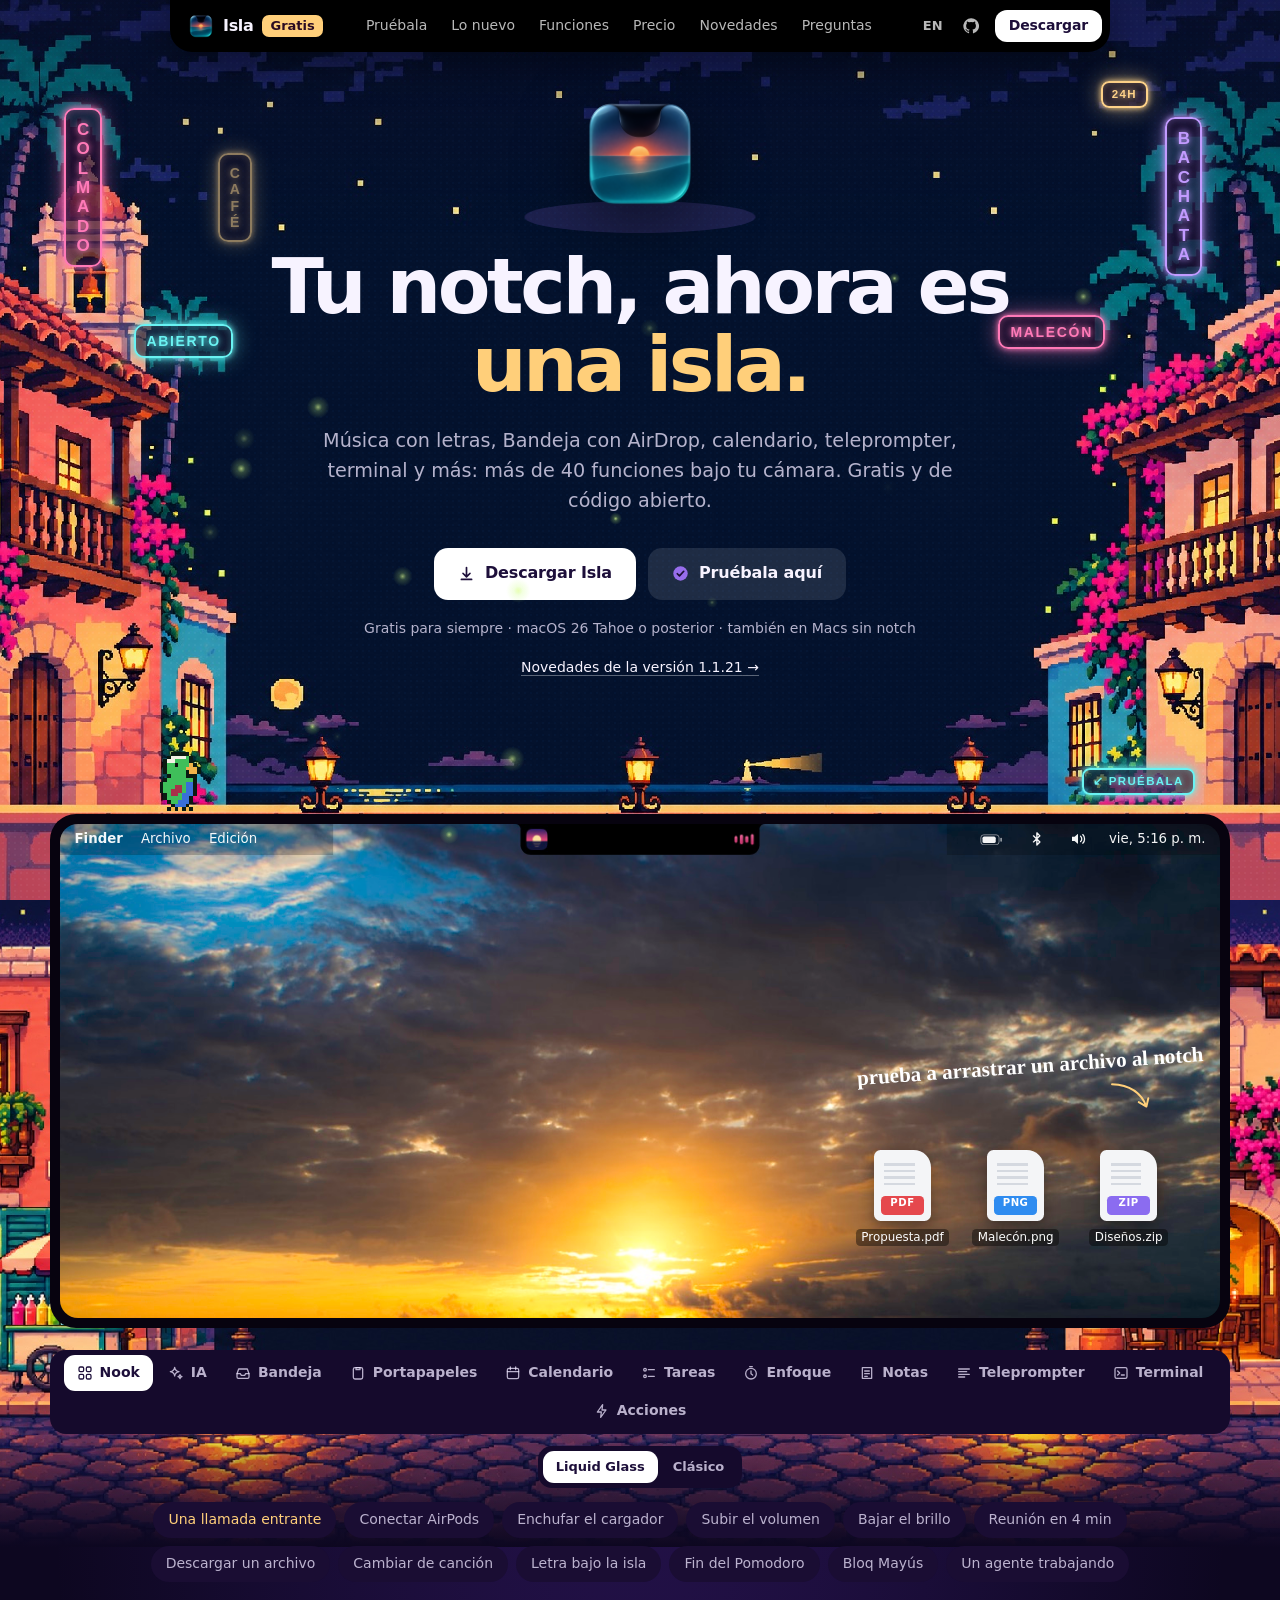
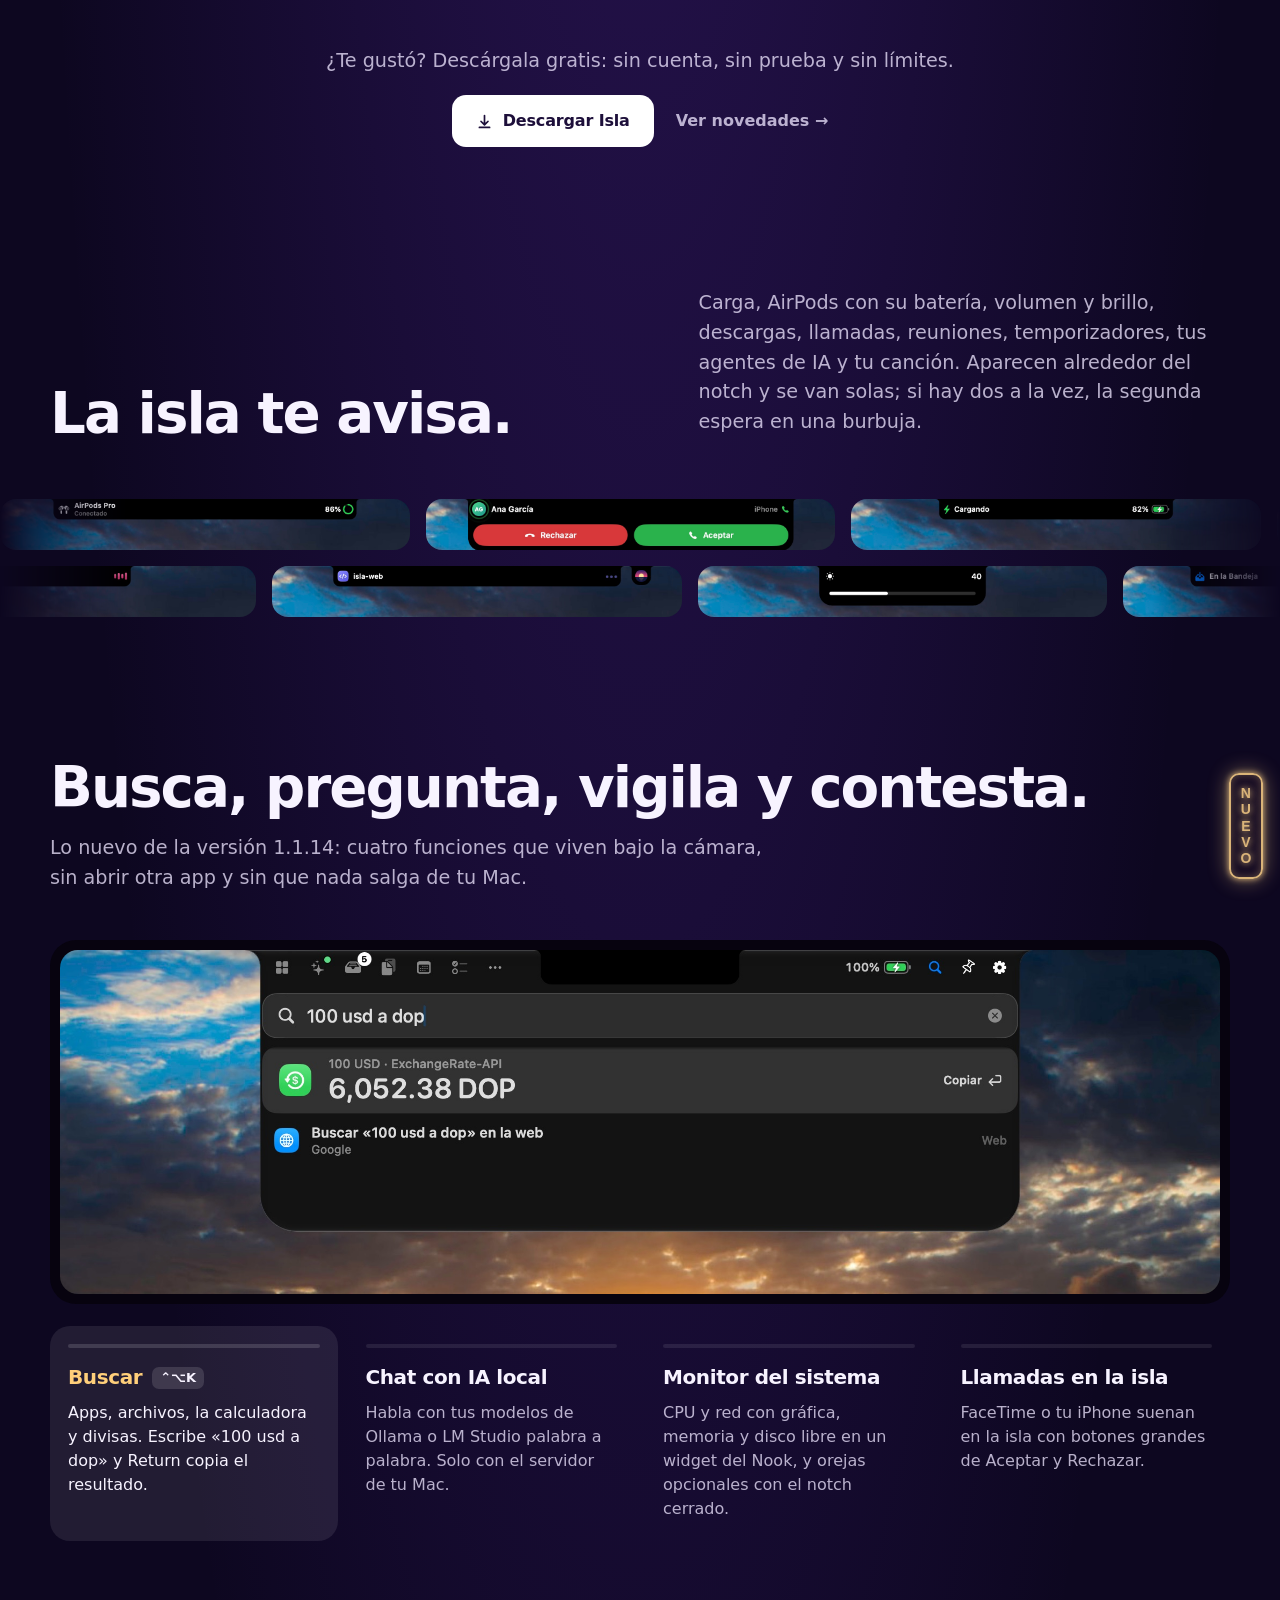
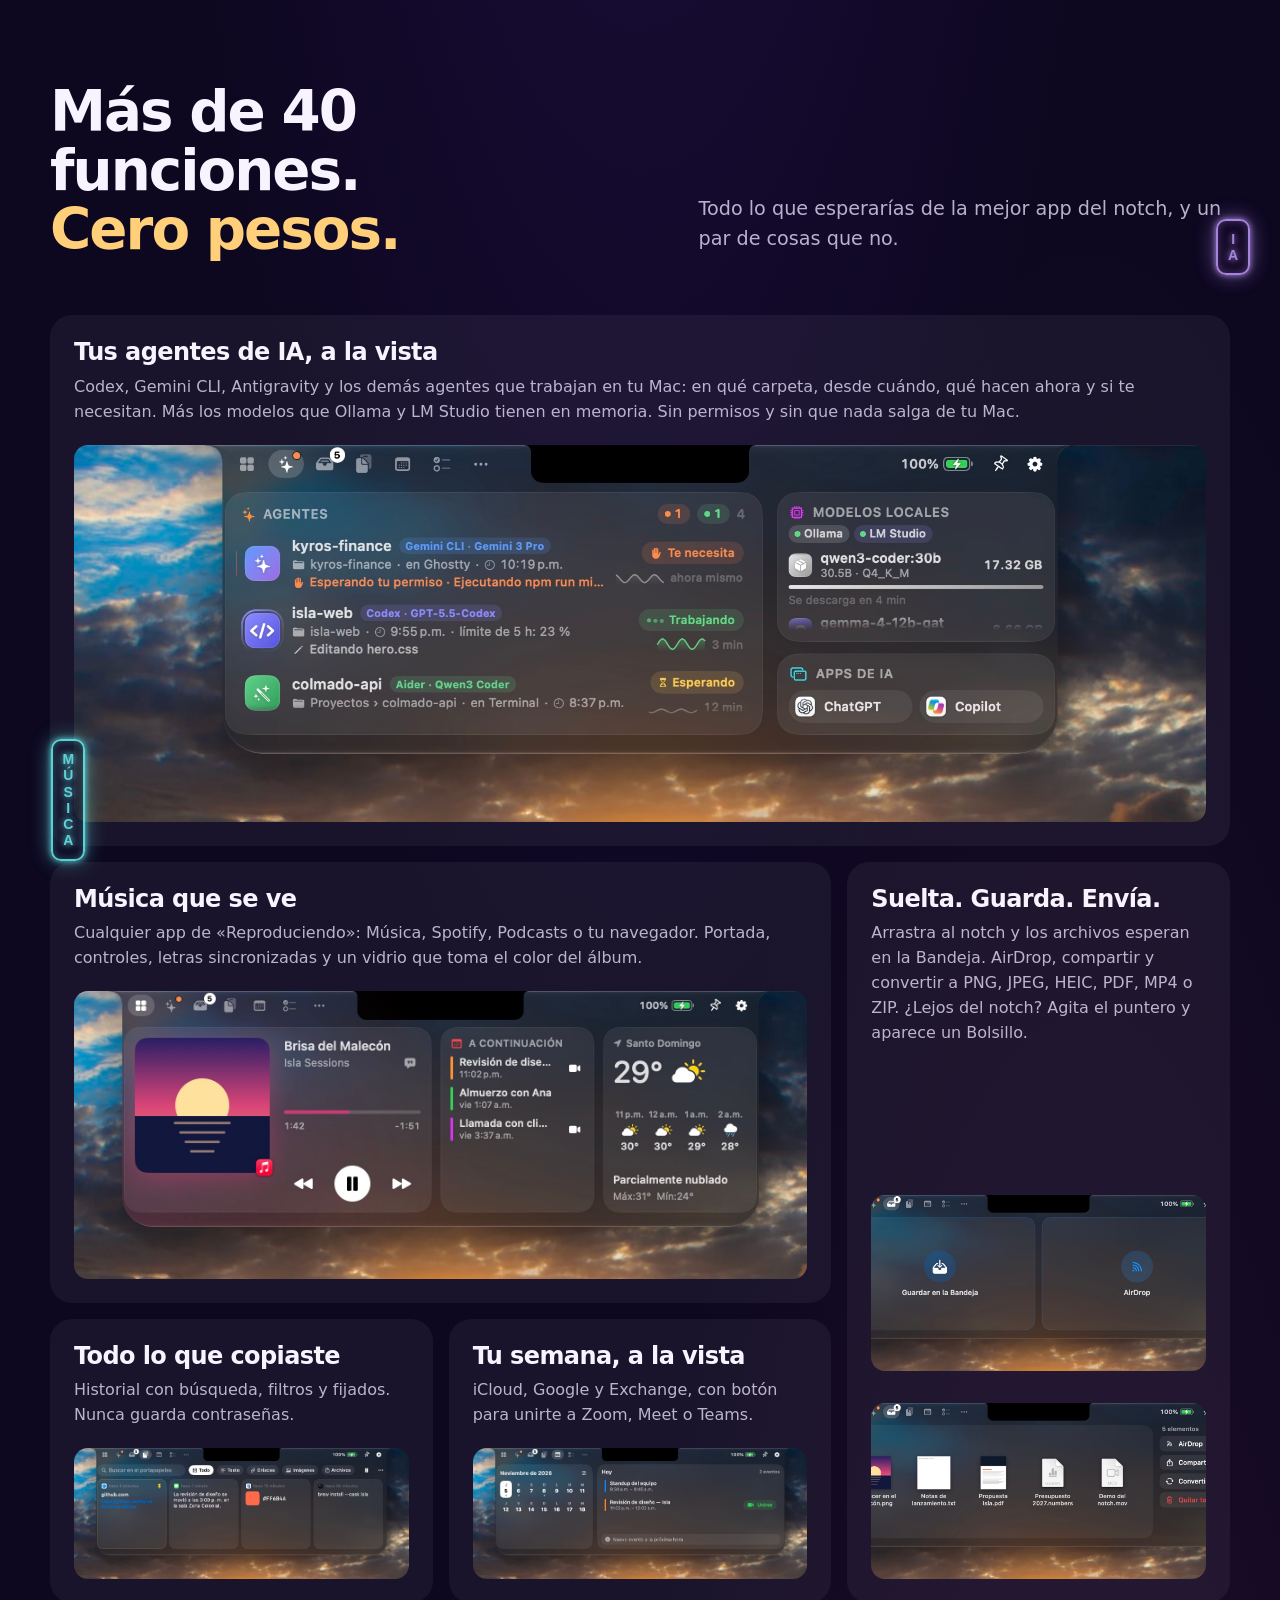
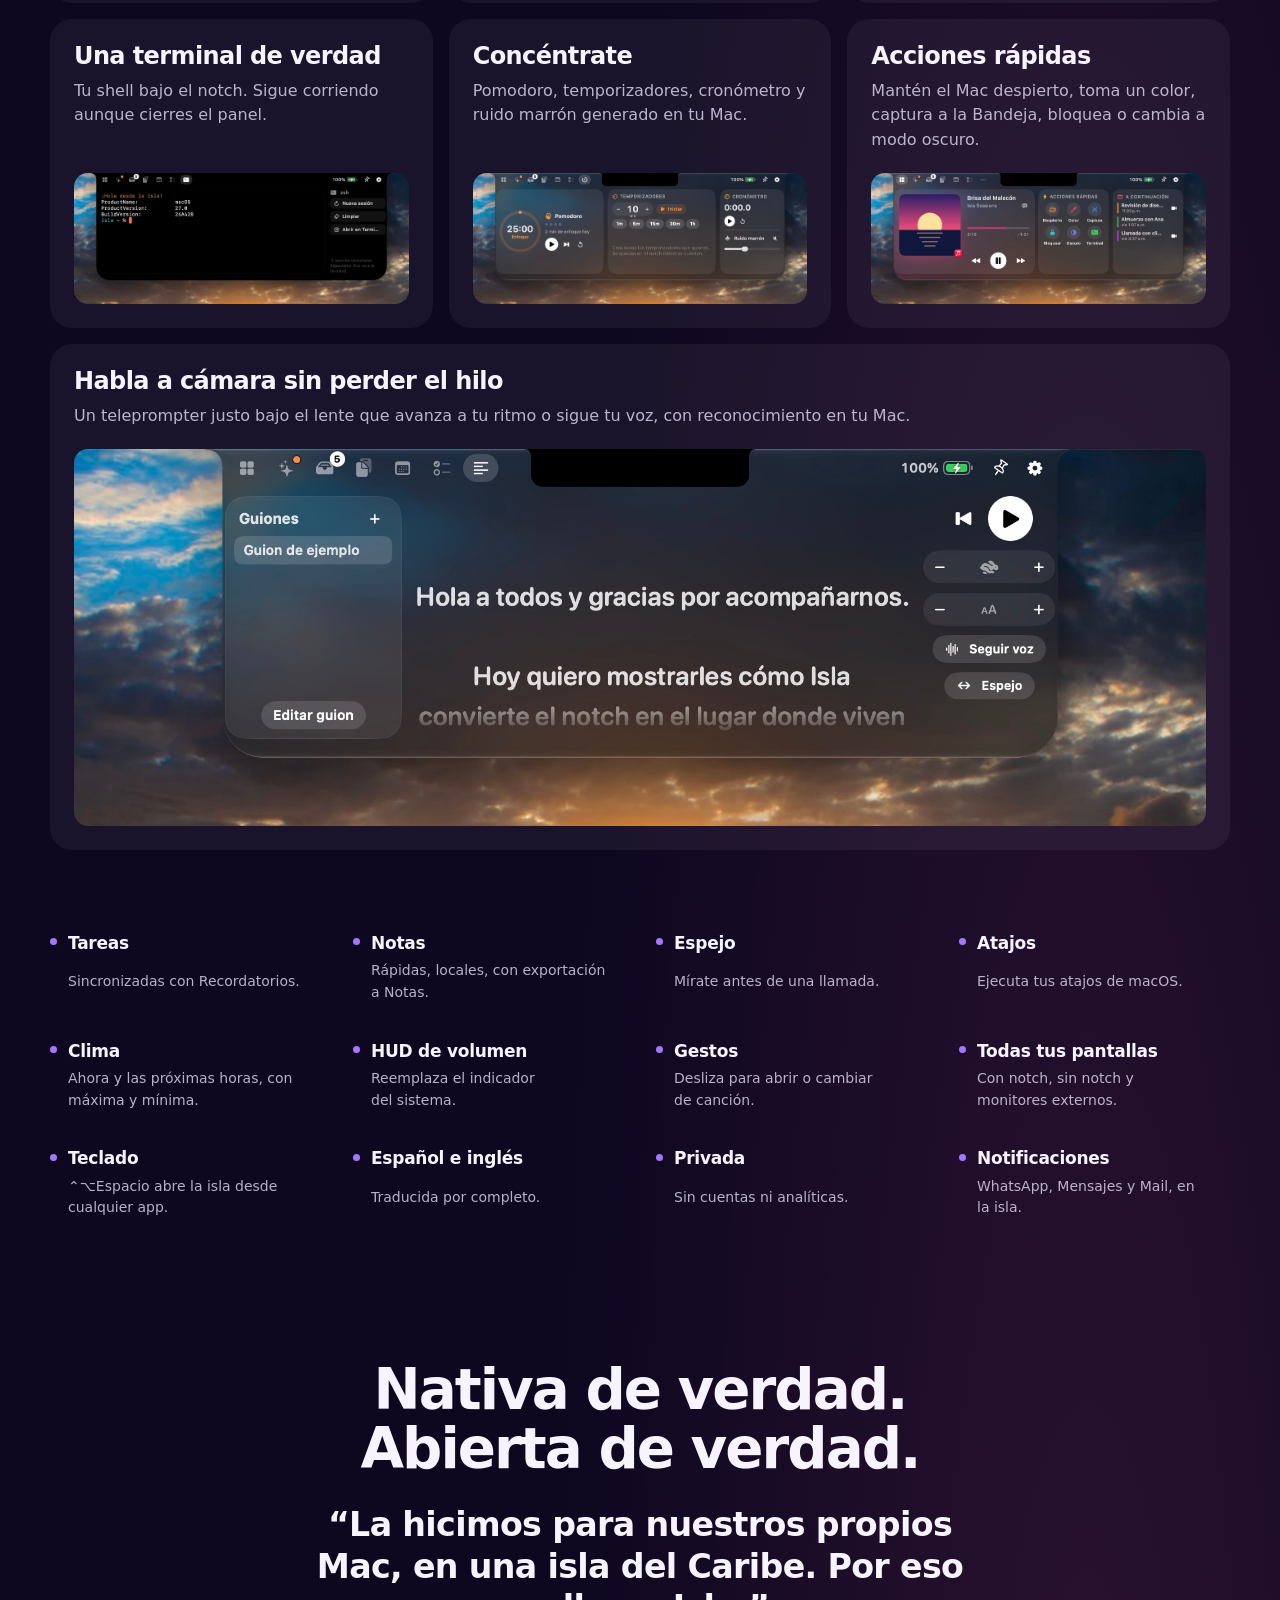
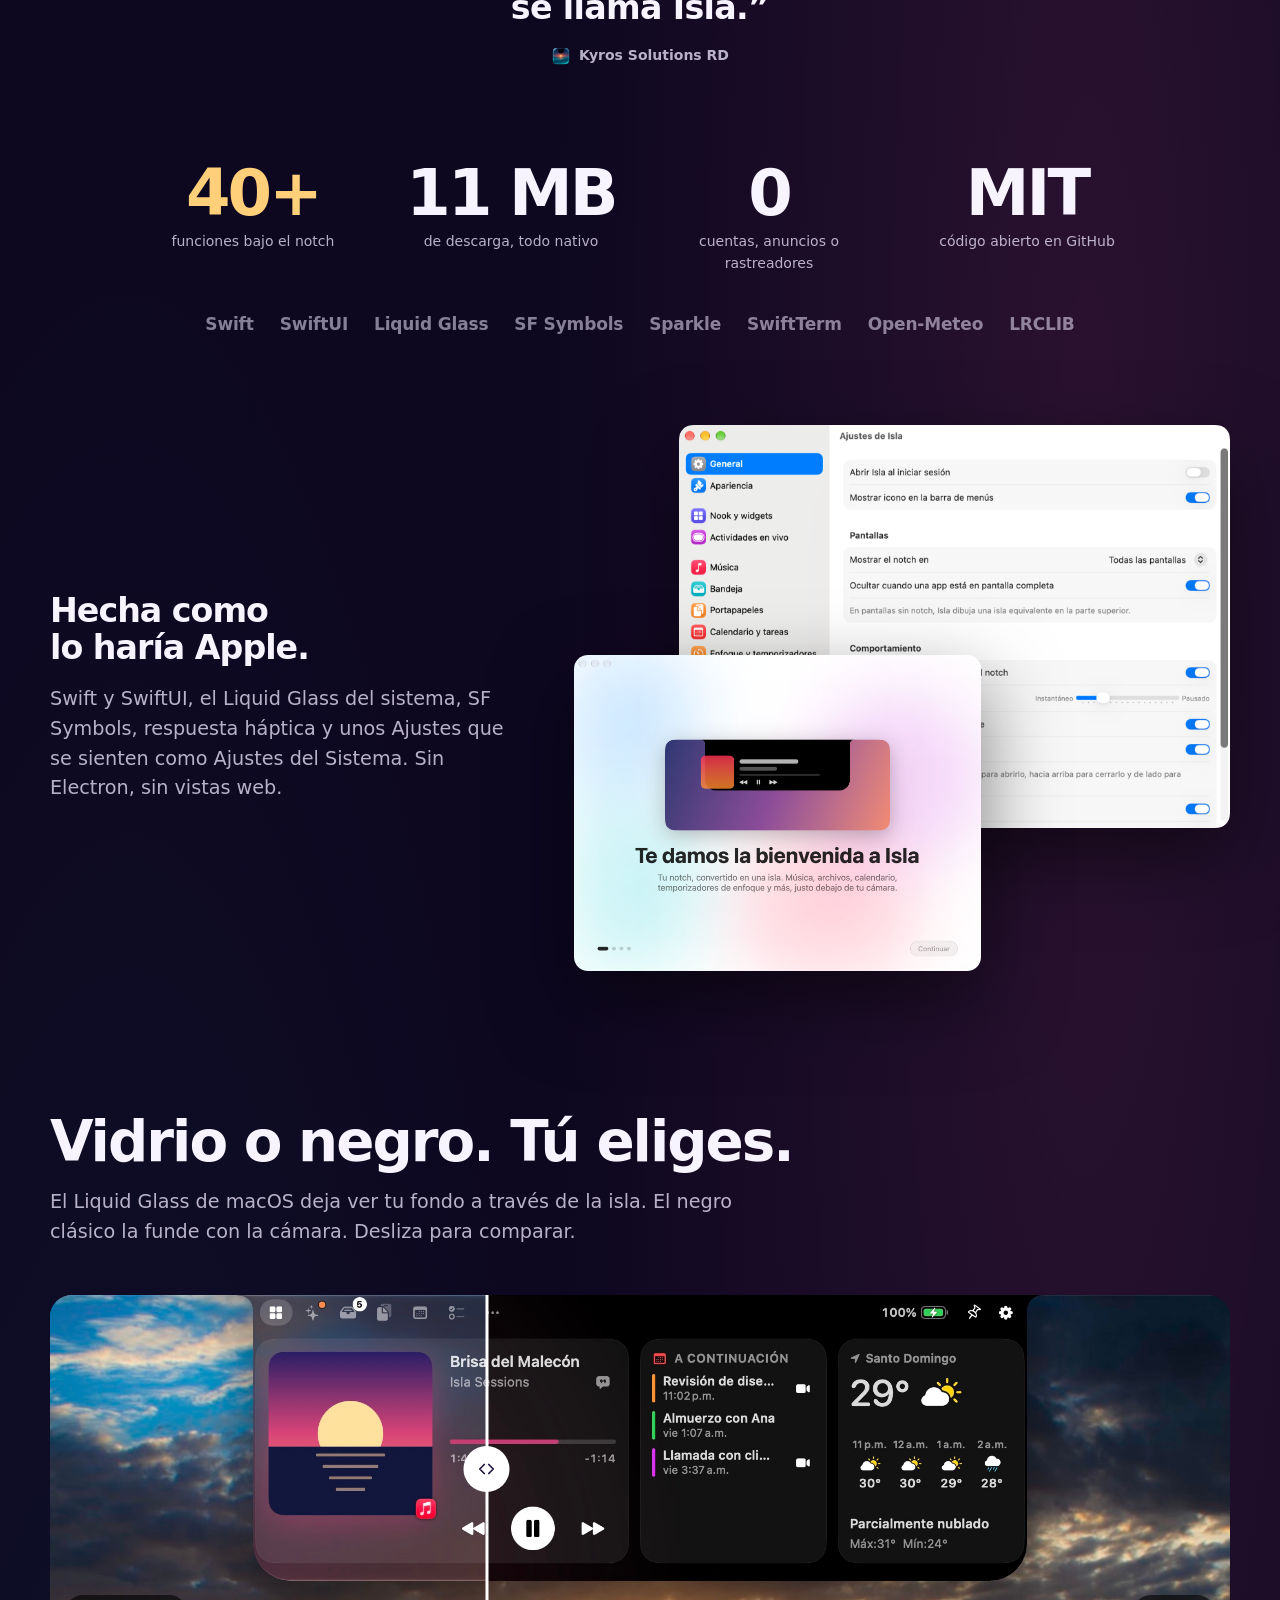
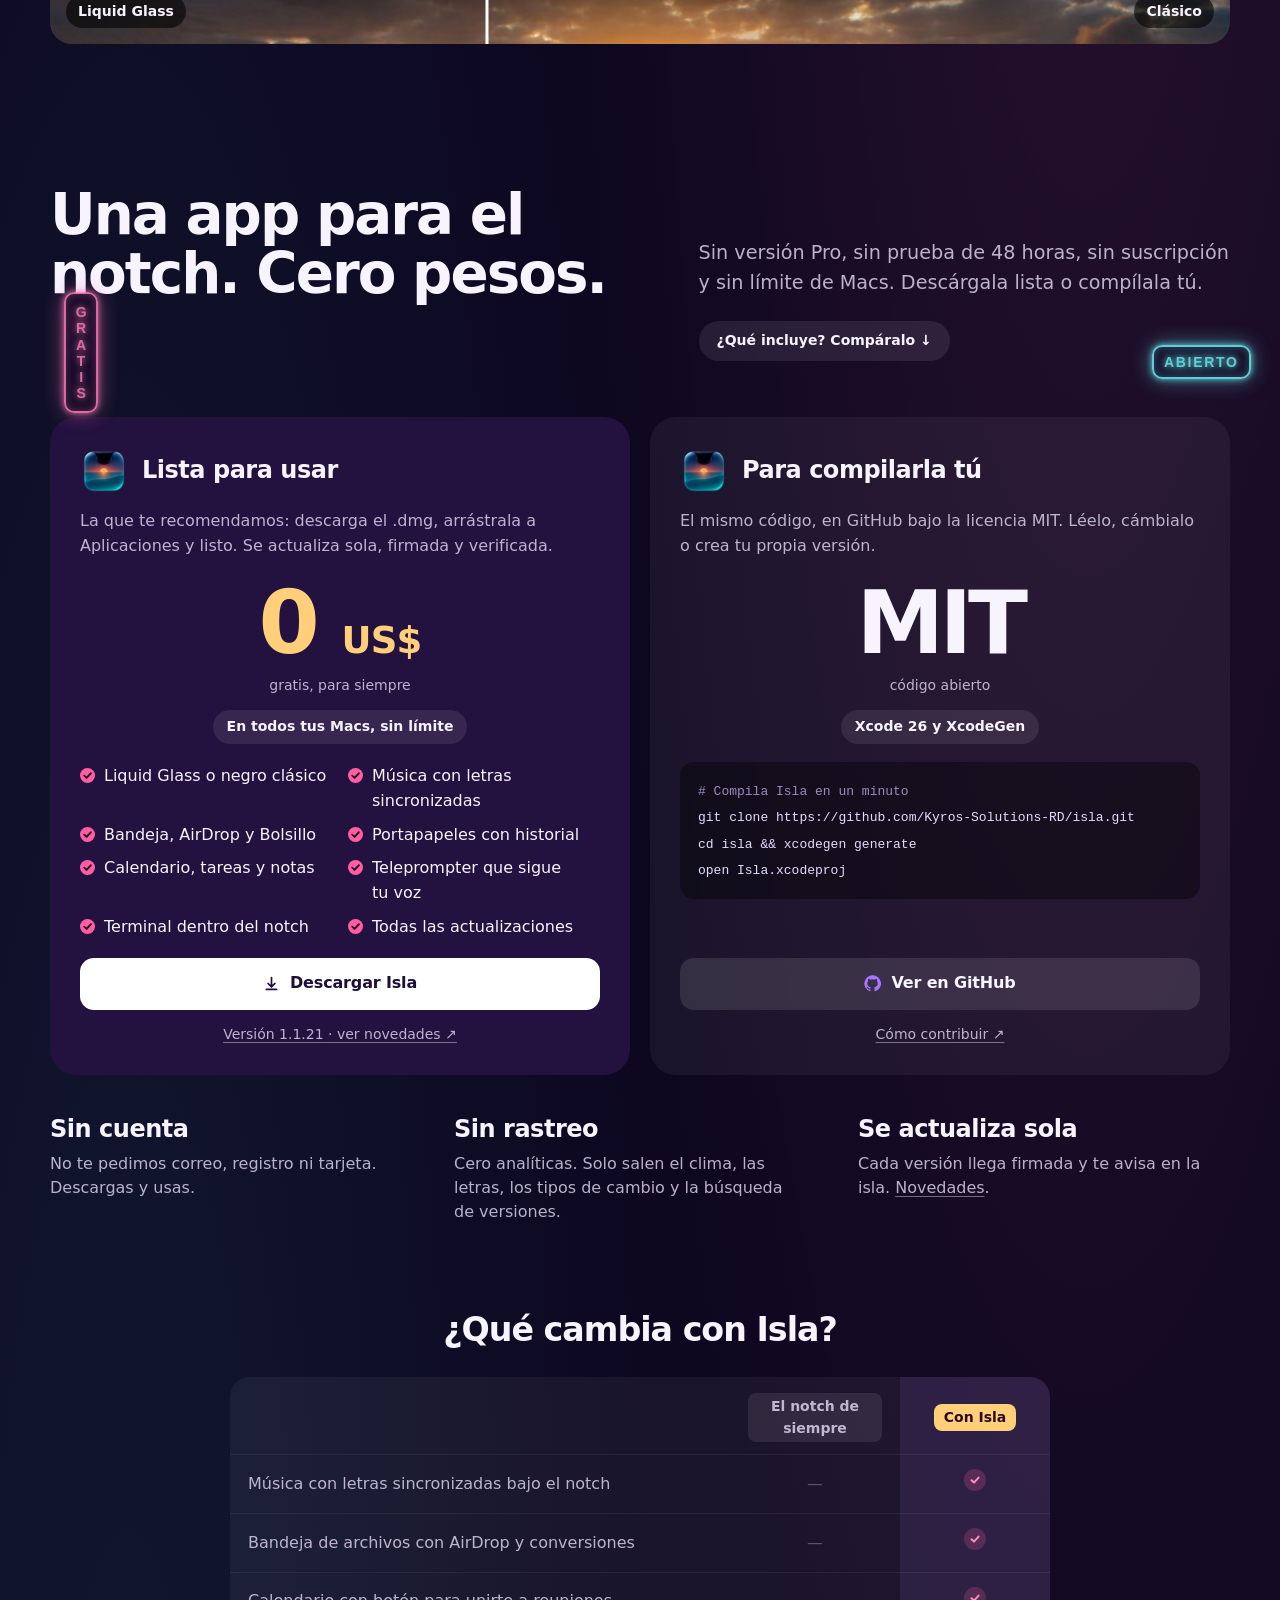
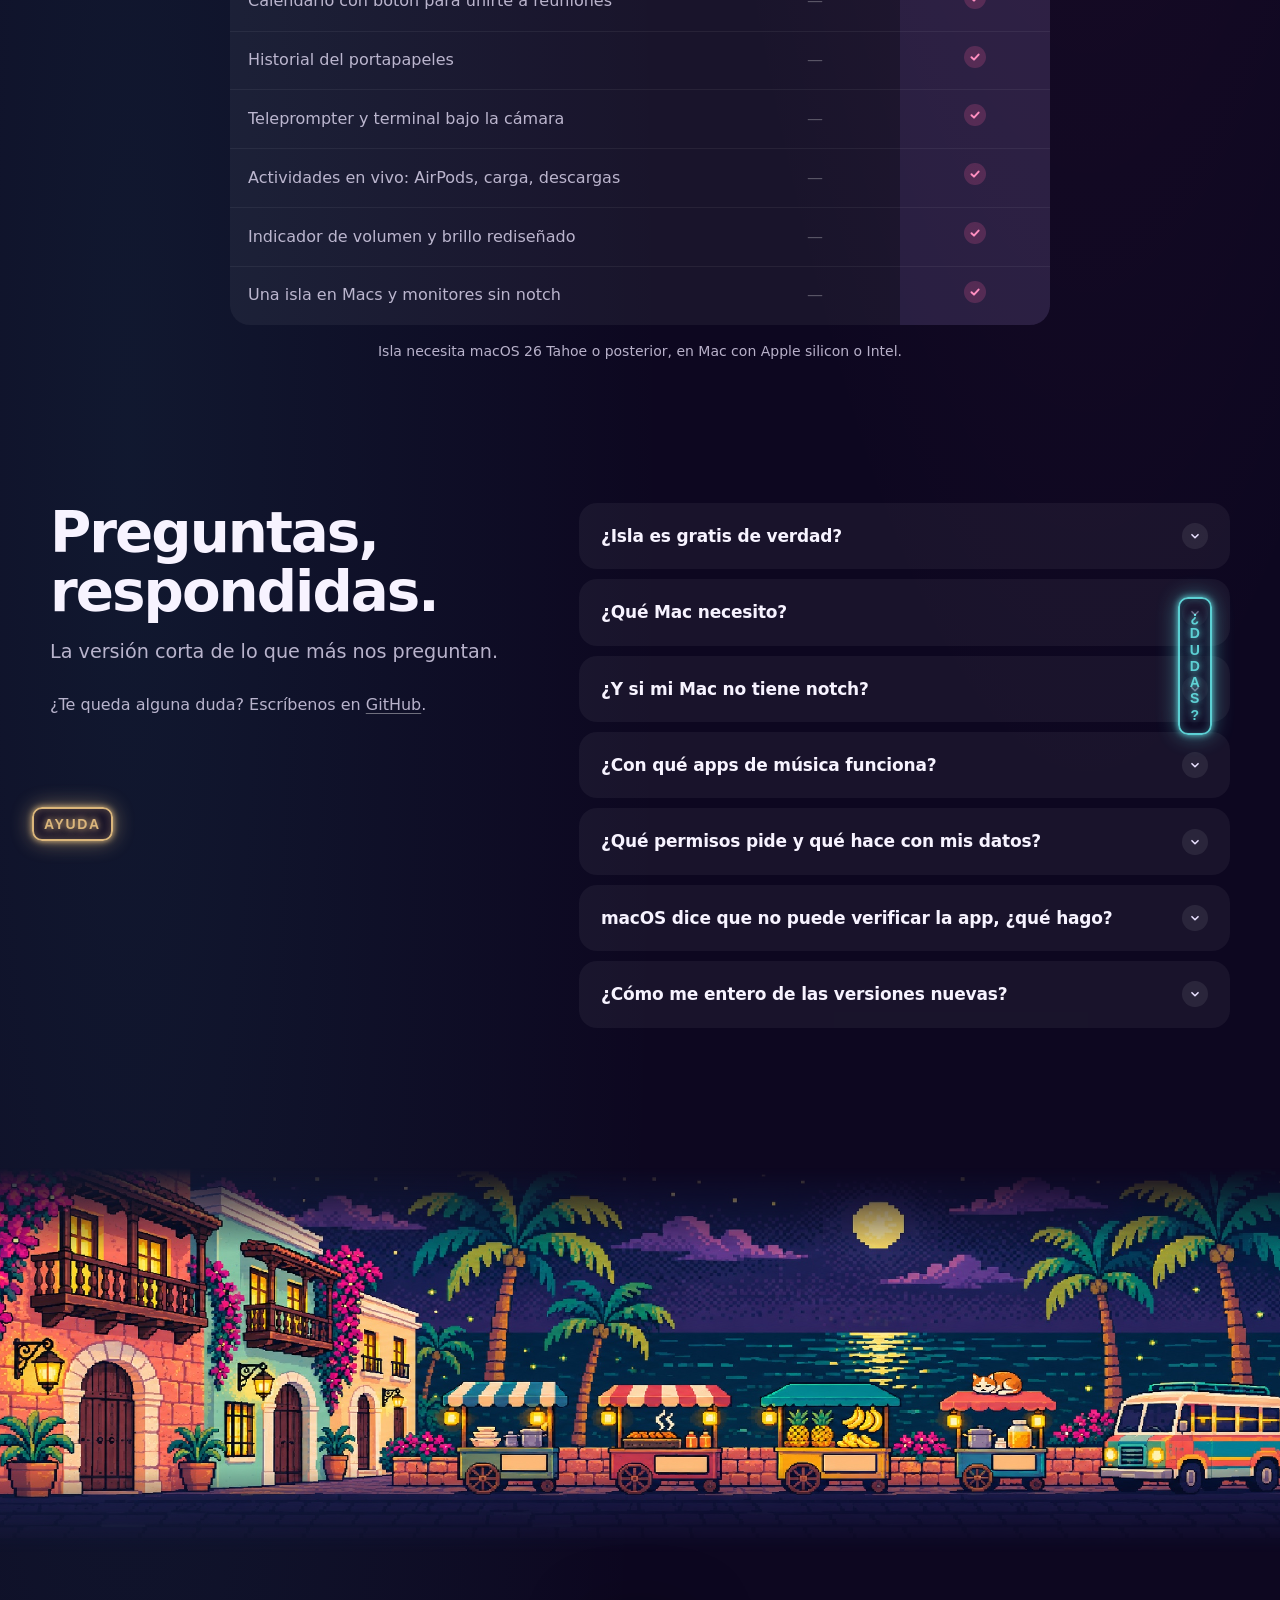
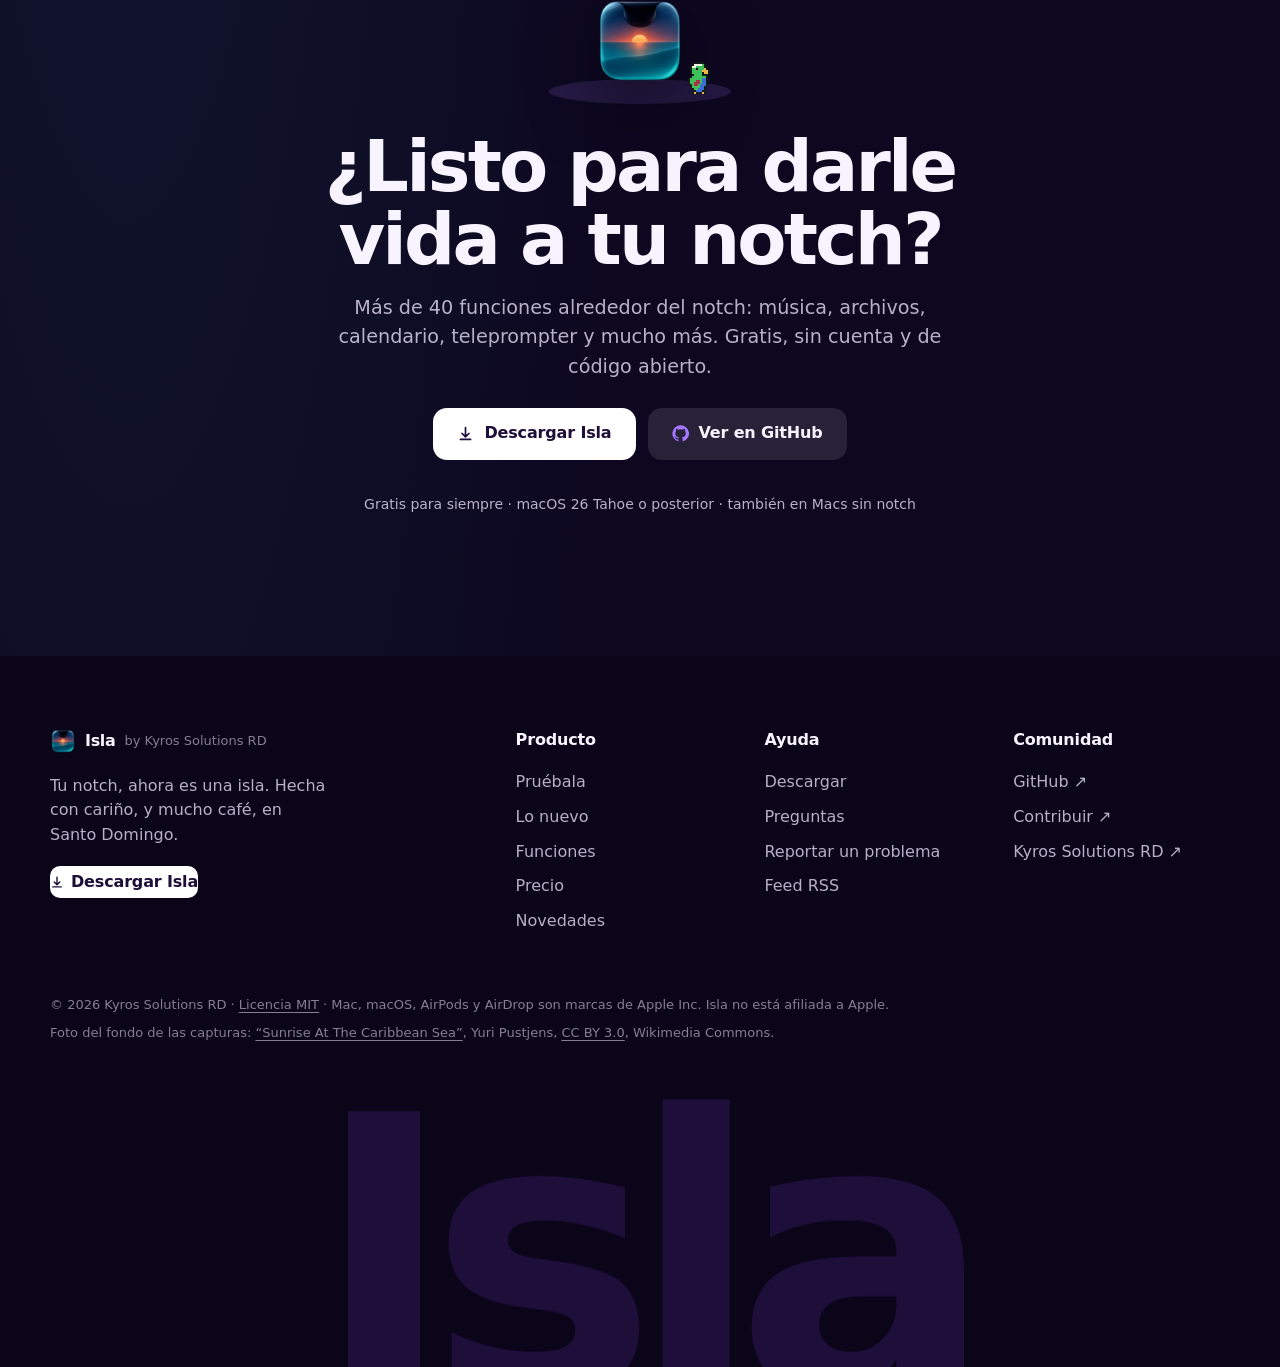
<file: website/index.html>
<!doctype html>
<html lang="es" data-title-es="Isla: tu notch, ahora es una isla. Gratis y de código abierto para macOS" data-title-en="Isla: your notch, now an island. Free and open source for macOS">
<head>
  <meta charset="utf-8">
  <meta name="viewport" content="width=device-width, initial-scale=1, viewport-fit=cover">
  <title>Isla: tu notch, ahora es una isla. Gratis y de código abierto para macOS</title>
  <meta name="description" content="Isla convierte el notch de tu Mac en una isla viva: música con letras, Bandeja con AirDrop, calendario, portapapeles, terminal, Pomodoro, teleprompter y actividades en vivo. Nativa, en Liquid Glass, gratis y de código abierto. Hecha en Santo Domingo.">
  <meta name="theme-color" content="#0d0720">
  <link rel="icon" type="image/png" href="assets/favicon.png">
  <link rel="apple-touch-icon" href="assets/apple-touch-icon.png">
  <link rel="alternate" type="application/rss+xml" title="Isla" href="updates/appcast.xml">
  <meta property="og:title" content="Isla: tu notch, ahora es una isla">
  <meta property="og:description" content="La app nativa, gratis y de código abierto que convierte el notch de tu Mac en una isla viva. Hecha en Santo Domingo.">
  <meta property="og:image" content="https://isla.kyrosrd.com/assets/app/glass-home.jpg">
  <meta property="og:url" content="https://isla.kyrosrd.com/">
  <link rel="canonical" href="https://isla.kyrosrd.com/">
  <meta property="og:type" content="website">
  <meta name="twitter:card" content="summary_large_image">
  <link rel="stylesheet" href="styles.css?v=4.2">
  <script>document.documentElement.classList.add('js');try{if(!sessionStorage.getItem('isla-intro')){document.documentElement.classList.add('intro');sessionStorage.setItem('isla-intro','1')}}catch(e){}</script>
</head>
<body>
  <a class="skip" href="#main" data-i18n="skip">Saltar al contenido</a>
  <canvas class="cocuyos" data-cocuyos aria-hidden="true"></canvas>

  <!-- The navigation is a notch hanging from the top edge of the page. -->
  <header class="notchbar-wrap">
    <nav class="notchbar" aria-label="Principal">
      <a class="brand" href="#top" aria-label="Isla, inicio">
        <img src="assets/isla-icon-512.png" width="26" height="26" alt="">
        <span>Isla</span>
        <b class="badge" data-i18n="nav.badge">Gratis</b>
      </a>
      <div class="notchbar-links" data-navlinks>
        <a href="#pruebala" data-i18n="nav.try">Pruébala</a>
        <a href="#nuevo" data-i18n="nav.new">Lo nuevo</a>
        <a href="#funciones" data-i18n="nav.features">Funciones</a>
        <a href="#gratis" data-i18n="nav.free">Precio</a>
        <a href="novedades/" data-i18n="nav.news">Novedades</a>
        <a href="#preguntas" data-i18n="nav.faq">Preguntas</a>
      </div>
      <div class="notchbar-actions">
        <button class="chip-btn" type="button" data-lang-toggle aria-label="Change language to English">EN</button>
        <a class="icon-btn" href="https://github.com/Kyros-Solutions-RD/isla" aria-label="GitHub"><svg viewBox="0 0 24 24" width="16" height="16" aria-hidden="true"><path fill="currentColor" d="M12 .5a11.5 11.5 0 0 0-3.64 22.41c.58.11.79-.25.79-.56v-2c-3.2.7-3.88-1.37-3.88-1.37-.53-1.33-1.28-1.69-1.28-1.69-1.05-.71.08-.7.08-.7 1.16.08 1.77 1.19 1.77 1.19 1.03 1.77 2.71 1.26 3.37.96.1-.75.4-1.26.73-1.55-2.56-.29-5.25-1.28-5.25-5.69 0-1.26.45-2.29 1.19-3.1-.12-.29-.52-1.46.11-3.05 0 0 .97-.31 3.17 1.18a11 11 0 0 1 5.77 0c2.2-1.49 3.17-1.18 3.17-1.18.63 1.59.23 2.76.11 3.05.74.81 1.19 1.84 1.19 3.1 0 4.42-2.7 5.39-5.27 5.68.41.36.78 1.06.78 2.14v3.17c0 .31.21.68.8.56A11.5 11.5 0 0 0 12 .5Z"/></svg></a>
        <a class="btn btn-light btn-sm" href="downloads/Isla.dmg" data-i18n="nav.download">Descargar</a>
      </div>
    </nav>
  </header>

  <main id="main">
    <!-- ============ Hero: a Caribbean night over the Colonial Zone ============ -->
    <section class="hero" id="top">
      <div class="hero-scene" aria-hidden="true">
        <img class="hero-art" src="assets/px-hero.jpg" width="1536" height="1024" alt="">
        <span class="hero-dots"></span>
      </div>
      <span class="neon neon-v neon-rose" style="--x:5%;--y:12%;--k:0" aria-hidden="true">COLMADO</span>
      <span class="neon neon-teal neon-sm neon-mid" style="--x:10.5%;--y:36%;--k:3" aria-hidden="true">ABIERTO</span>
      <span class="neon neon-v neon-sun neon-sm neon-dim" style="--x:17%;--y:17%;--k:5" aria-hidden="true">CAFÉ</span>
      <span class="neon neon-v neon-violet" style="--x:91%;--y:13%;--k:1" aria-hidden="true">BACHATA</span>
      <span class="neon neon-rose neon-sm neon-mid" style="--x:78%;--y:35%;--k:4" aria-hidden="true">MALECÓN</span>
      <span class="neon neon-sun neon-xs" style="--x:86%;--y:9%;--k:2" aria-hidden="true">24H</span>
      <span class="neon neon-teal neon-sm neon-phone" style="--k:2" aria-hidden="true">ABIERTO</span>

      <div class="hero-copy">
        <div class="stage">
          <img class="stage-icon" src="assets/isla-icon.png" width="1024" height="1024" alt="Ícono de Isla: el notch como una isla sobre un atardecer caribeño">
          <span class="stage-ring" aria-hidden="true"></span>
          <span class="stage-ring stage-ring-2" aria-hidden="true"></span>
        </div>
        <h1 class="hero-title lines"><span class="line"><span class="line-in" data-i18n="hero.title1">Tu notch, ahora es</span></span> <span class="line"><span class="line-in grad" data-i18n="hero.title2">una isla.</span></span></h1>
        <p class="hero-sub" data-i18n="hero.sub">Música con letras, Bandeja con AirDrop, calendario, teleprompter, terminal y más: más de 40 funciones bajo tu cámara. Gratis y de código abierto.</p>
        <div class="hero-ctas">
          <a class="btn btn-light btn-lg" href="downloads/Isla.dmg"><svg viewBox="0 0 20 20" width="17" height="17" aria-hidden="true"><path fill="currentColor" d="M10 2a1 1 0 0 1 1 1v8.59l2.3-2.3a1 1 0 1 1 1.4 1.42l-4 4a1 1 0 0 1-1.4 0l-4-4a1 1 0 1 1 1.4-1.42L9 11.59V3a1 1 0 0 1 1-1ZM4 16a1 1 0 1 0 0 2h12a1 1 0 1 0 0-2H4Z"/></svg><span data-i18n="hero.cta">Descargar Isla</span></a>
          <a class="btn btn-glass btn-lg" href="#pruebala"><svg viewBox="0 0 20 20" width="17" height="17" aria-hidden="true"><circle cx="10" cy="10" r="8.5" fill="currentColor" opacity=".9"/><path d="M6.2 10.3 8.8 12.8l5-5.4" fill="none" stroke="#1b0f33" stroke-width="2" stroke-linecap="round" stroke-linejoin="round"/></svg><span data-i18n="hero.try">Pruébala aquí</span></a>
        </div>
        <p class="hero-meta" data-i18n="hero.meta">Gratis para siempre · macOS 26 Tahoe o posterior · también en Macs sin notch</p>
        <p class="hero-meta"><a href="novedades/"><span data-i18n="hero.news">Novedades de la versión</span> <span data-latest>1.1.21</span> →</a></p>
      </div>
    </section>

    <!-- ============ Demo: the real Isla on a screen in a Colonial Zone street ============ -->
    <section class="demo" id="pruebala" aria-labelledby="demo-title">
      <h2 id="demo-title" class="sr-only" data-i18n="demo.title">Pruébala antes de descargarla</h2>
      <div class="street" aria-hidden="true"><img class="street-art" src="assets/px-street.jpg" width="2400" height="800" alt=""></div>
      <div class="screen">
        <img class="cotorra" src="assets/px-cotorra.svg" width="56" height="64" alt="">
        <span class="neon neon-teal neon-xs neon-arrow" aria-hidden="true">↙ <span data-i18n="demo.sign">PRUÉBALA</span></span>
      <div class="desk" data-desk data-style="glass" data-ui>
        <div class="desk-canvas">
          <img class="desk-wall" src="assets/app/wallpaper.jpg" width="1746" height="1134" alt="Escritorio de un MacBook con el amanecer del mar Caribe de fondo">
          <div class="menubar" aria-hidden="true">
            <div class="mb-left"><b>Finder</b><span data-i18n="mb.file">Archivo</span><span data-i18n="mb.edit">Edición</span></div>
            <div class="mb-right">
              <button type="button" class="mb-item" data-act="charging" tabindex="-1" aria-label="Batería">
                <svg viewBox="0 0 28 14" width="22" height="11"><rect x="1" y="1" width="22" height="12" rx="3.5" fill="none" stroke="currentColor" stroke-opacity=".6"/><rect x="3" y="3" width="16" height="8" rx="2" fill="currentColor"/><rect x="24.5" y="4.5" width="2" height="5" rx="1" fill="currentColor" fill-opacity=".6"/></svg>
              </button>
              <button type="button" class="mb-item" data-act="airpods" tabindex="-1" aria-label="Bluetooth">
                <svg viewBox="0 0 16 16" width="12" height="12"><path d="M4 4.5l7.5 7L8 15V1l3.5 3.5L4 11.5" fill="none" stroke="currentColor" stroke-width="1.6" stroke-linecap="round" stroke-linejoin="round"/></svg>
              </button>
              <button type="button" class="mb-item" data-act="volume" tabindex="-1" aria-label="Volumen">
                <svg viewBox="0 0 18 16" width="14" height="12"><path d="M2 5.5h3l4-3.5v12l-4-3.5H2z" fill="currentColor"/><path d="M12 5a4 4 0 0 1 0 6M14.5 3a7 7 0 0 1 0 10" fill="none" stroke="currentColor" stroke-width="1.5" stroke-linecap="round"/></svg>
              </button>
              <span class="mb-clock" data-clock></span>
            </div>
          </div>
          <div class="notch" aria-hidden="true"></div>
          <span class="notch-hint" aria-hidden="true"></span>
          <button class="notch-hit" type="button" data-open aria-label="Abrir el Nook" data-i18n-aria="demo.openAria"></button>
          <div class="act" data-act-layer><img data-act-img src="assets/app/act-media.jpg" width="1280" height="160" alt=""></div>
          <div class="panel" data-panel>
            <img data-panel-img src="assets/app/glass-home.jpg" width="2160" height="640" alt="El Nook de Isla abierto">
            <img class="panel-next" data-panel-next src="[data-uri]" width="2160" height="640" alt="" aria-hidden="true">
            <div class="panel-hits">
              <button type="button" style="--x:192" data-tab="home" aria-label="Nook"></button>
              <button type="button" style="--x:225" data-tab="agents" aria-label="IA"></button>
              <button type="button" style="--x:257" data-tab="shelf" aria-label="Bandeja"></button>
              <button type="button" style="--x:291" data-tab="clipboard" aria-label="Portapapeles"></button>
              <button type="button" style="--x:324" data-tab="calendar" aria-label="Calendario"></button>
              <button type="button" style="--x:357" data-tab="tasks" aria-label="Tareas"></button>
              <button type="button" style="--x:390" data-tab="timers" aria-label="Enfoque"></button>
            </div>
          </div>
          <div class="files" data-files>
            <div class="file" draggable="true" data-file="pdf"><span class="file-icon pdf">PDF</span><span class="file-name">Propuesta.pdf</span></div>
            <div class="file" draggable="true" data-file="png"><span class="file-icon png">PNG</span><span class="file-name">Malecón.png</span></div>
            <div class="file" draggable="true" data-file="zip"><span class="file-icon zip">ZIP</span><span class="file-name">Diseños.zip</span></div>
          </div>
          <p class="desk-hint" data-hint><span data-i18n="demo.hint">prueba a arrastrar un archivo al notch</span><svg class="desk-hint-arrow" viewBox="0 0 60 46" aria-hidden="true"><path d="M6 6c18 2 34 10 40 30m0 0-9-6m9 6 3-10" fill="none" stroke="currentColor" stroke-width="2.4" stroke-linecap="round" stroke-linejoin="round"/></svg></p>
        </div>
      </div>

      </div>
      <div class="demo-controls">
        <div class="seg seg-tabs" role="group" aria-label="Pestañas" data-tabs>
          <button type="button" data-tab="home" class="is-on"><svg viewBox="0 0 24 24" aria-hidden="true"><rect x="3" y="3" width="7" height="7" rx="2"/><rect x="14" y="3" width="7" height="7" rx="2"/><rect x="3" y="14" width="7" height="7" rx="2"/><rect x="14" y="14" width="7" height="7" rx="2"/></svg><span data-i18n="tab.home">Nook</span></button>
          <button type="button" data-tab="agents"><svg viewBox="0 0 24 24" aria-hidden="true"><path d="M10 3.5c.6 3.9 2.6 5.9 6.5 6.5-3.9.6-5.9 2.6-6.5 6.5-.6-3.9-2.6-5.9-6.5-6.5 3.9-.6 5.9-2.6 6.5-6.5z"/><path d="M18 14.5c.3 1.9 1.1 2.7 3 3-1.9.3-2.7 1.1-3 3-.3-1.9-1.1-2.7-3-3 1.9-.3 2.7-1.1 3-3z"/></svg><span data-i18n="tab.agents">IA</span></button>
          <button type="button" data-tab="shelf"><svg viewBox="0 0 24 24" aria-hidden="true"><path d="M3 13l2.5-7h13L21 13v5a2 2 0 0 1-2 2H5a2 2 0 0 1-2-2z"/><path d="M3 13h5l1.5 2.5h5L16 13h5"/></svg><span data-i18n="tab.shelf">Bandeja</span></button>
          <button type="button" data-tab="clipboard"><svg viewBox="0 0 24 24" aria-hidden="true"><rect x="5" y="4" width="14" height="17" rx="2.5"/><path d="M9 4h6v3H9z"/></svg><span data-i18n="tab.clipboard">Portapapeles</span></button>
          <button type="button" data-tab="calendar"><svg viewBox="0 0 24 24" aria-hidden="true"><rect x="3.5" y="5" width="17" height="15.5" rx="2.5"/><path d="M3.5 10h17M8 3v4M16 3v4"/></svg><span data-i18n="tab.calendar">Calendario</span></button>
          <button type="button" data-tab="tasks"><svg viewBox="0 0 24 24" aria-hidden="true"><circle cx="6" cy="7" r="2"/><circle cx="6" cy="17" r="2"/><path d="M11 7h9M11 17h9"/></svg><span data-i18n="tab.tasks">Tareas</span></button>
          <button type="button" data-tab="timers"><svg viewBox="0 0 24 24" aria-hidden="true"><circle cx="12" cy="13" r="8"/><path d="M12 9v4l2.5 2M10 2.5h4"/></svg><span data-i18n="tab.timers">Enfoque</span></button>
          <button type="button" data-tab="notes"><svg viewBox="0 0 24 24" aria-hidden="true"><path d="M5 4h14v16H5z"/><path d="M8.5 9h7M8.5 13h7M8.5 17h4"/></svg><span data-i18n="tab.notes">Notas</span></button>
          <button type="button" data-tab="teleprompter"><svg viewBox="0 0 24 24" aria-hidden="true"><path d="M4 6h16M4 10h12M4 14h16M4 18h9"/></svg><span data-i18n="tab.teleprompter">Teleprompter</span></button>
          <button type="button" data-tab="terminal"><svg viewBox="0 0 24 24" aria-hidden="true"><rect x="3" y="4" width="18" height="16" rx="2.5"/><path d="M7 9l3 3-3 3M12.5 15H17"/></svg><span data-i18n="tab.terminal">Terminal</span></button>
          <button type="button" data-tab="home-actions"><svg viewBox="0 0 24 24" aria-hidden="true"><path d="M13 2.5 5 13.5h6l-1 8 8-11h-6z"/></svg><span data-i18n="tab.actions">Acciones</span></button>
        </div>
        <div class="seg seg-style" role="group" aria-label="Estilo" data-styles>
          <button type="button" data-style="glass" class="is-on">Liquid Glass</button>
          <button type="button" data-style="classic" data-i18n="style.classic">Clásico</button>
        </div>
      </div>
      <div class="acts" role="group" aria-label="Actividades en vivo">
        <button type="button" class="pill pill-new" data-act="call" data-i18n="act.call">Una llamada entrante</button>
        <button type="button" class="pill" data-act="airpods" data-i18n="act.airpods">Conectar AirPods</button>
        <button type="button" class="pill" data-act="charging" data-i18n="act.charging">Enchufar el cargador</button>
        <button type="button" class="pill" data-act="volume" data-i18n="act.volume">Subir el volumen</button>
        <button type="button" class="pill" data-act="brightness" data-i18n="act.brightness">Bajar el brillo</button>
        <button type="button" class="pill" data-act="meeting" data-i18n="act.meeting">Reunión en 4 min</button>
        <button type="button" class="pill" data-act="download" data-i18n="act.download">Descargar un archivo</button>
        <button type="button" class="pill" data-act="track" data-i18n="act.track">Cambiar de canción</button>
        <button type="button" class="pill" data-act="lyrics" data-i18n="act.lyrics">Letra bajo la isla</button>
        <button type="button" class="pill" data-act="timerdone" data-i18n="act.timer">Fin del Pomodoro</button>
        <button type="button" class="pill" data-act="caps" data-i18n="act.caps">Bloq Mayús</button>
        <button type="button" class="pill" data-act="agents" data-i18n="act.agents">Un agente trabajando</button>
      </div>
      <div class="demo-after">
        <p data-i18n="demo.after">¿Te gustó? Descárgala gratis: sin cuenta, sin prueba y sin límites.</p>
        <div class="demo-after-ctas">
          <a class="btn btn-light btn-lg" href="downloads/Isla.dmg"><svg viewBox="0 0 20 20" width="17" height="17" aria-hidden="true"><path fill="currentColor" d="M10 2a1 1 0 0 1 1 1v8.59l2.3-2.3a1 1 0 1 1 1.4 1.42l-4 4a1 1 0 0 1-1.4 0l-4-4a1 1 0 1 1 1.4-1.42L9 11.59V3a1 1 0 0 1 1-1ZM4 16a1 1 0 1 0 0 2h12a1 1 0 1 0 0-2H4Z"/></svg><span data-i18n="hero.cta">Descargar Isla</span></a>
          <a class="link-arrow" href="novedades/" data-i18n="demo.news">Ver novedades →</a>
        </div>
      </div>
    </section>

    <!-- ============ Live activities ============ -->
    <section class="live" aria-labelledby="live-title">
      <div class="section-head split">
        <h2 id="live-title" class="h2" data-i18n="live.title">La isla te avisa.</h2>
        <p class="lead" data-i18n="live.lead">Carga, AirPods con su batería, volumen y brillo, descargas, llamadas, reuniones, temporizadores, tus agentes de IA y tu canción. Aparecen alrededor del notch y se van solas; si hay dos a la vez, la segunda espera en una burbuja.</p>
      </div>
      <div class="marquee" aria-hidden="true">
        <div class="marquee-track">
          <img src="assets/app/act-airpods.jpg" width="1280" height="160" alt="">
          <img src="assets/app/act-call.jpg" width="1280" height="180" alt="">
          <img src="assets/app/act-charging.jpg" width="1280" height="160" alt="">
          <img src="assets/app/act-volume.jpg" width="1280" height="160" alt="">
          <img src="assets/app/act-meeting.jpg" width="1280" height="160" alt="">
          <img src="assets/app/act-download.jpg" width="1280" height="160" alt="">
        </div>
        <div class="marquee-track marquee-back">
          <img src="assets/app/act-media.jpg" width="1280" height="160" alt="">
          <img src="assets/app/act-agents.jpg" width="1280" height="160" alt="">
          <img src="assets/app/act-brightness.jpg" width="1280" height="160" alt="">
          <img src="assets/app/act-shelf.jpg" width="1280" height="160" alt="">
          <img src="assets/app/act-timerdone.jpg" width="1280" height="160" alt="">
          <img src="assets/app/act-caps.jpg" width="1280" height="160" alt="">
        </div>
      </div>
    </section>

    <!-- ============ New in 1.1.14: one stage, four features ============ -->
    <section class="news" id="nuevo" aria-labelledby="news-title">
      <span class="neon neon-v neon-sun neon-sm neon-side" style="--x:96%;--y:2%" aria-hidden="true">NUEVO</span>
      <div class="section-head">
        <h2 id="news-title" class="h2" data-i18n="news.title">Busca, pregunta, vigila y contesta.</h2>
        <p class="lead" data-i18n="news.lead">Lo nuevo de la versión 1.1.14: cuatro funciones que viven bajo la cámara, sin abrir otra app y sin que nada salga de tu Mac.</p>
      </div>
      <div class="news-body" data-news>
        <div class="news-stage">
          <div class="news-screen" data-ui>
            <img class="is-on" data-news-shot="search" src="assets/app/new-search.jpg" width="2160" height="640" loading="lazy" alt="Buscar con «100 usd a dop» escrito y el resultado en pesos dominicanos" data-i18n-alt="news.search.alt">
            <img data-news-shot="chat" src="assets/app/new-chat.jpg" width="2160" height="640" loading="lazy" alt="Chat con un modelo local de Ollama respondiendo bajo el notch" data-i18n-alt="news.chat.alt">
            <img data-news-shot="system" src="assets/app/new-system.jpg" width="2160" height="640" loading="lazy" alt="Nook con el widget Sistema: CPU, memoria, red y disco" data-i18n-alt="news.system.alt">
            <img data-news-shot="call" src="assets/app/new-call.jpg" width="2160" height="640" loading="lazy" alt="Una llamada entrante en la isla con los botones Rechazar y Aceptar" data-i18n-alt="news.call.alt">
          </div>
        </div>
        <div class="news-list" role="tablist" aria-label="Lo nuevo de la 1.1.14" data-i18n-aria="news.listAria">
          <button type="button" class="news-item is-on" role="tab" aria-selected="true" data-news-item="search">
            <span class="news-name"><b data-i18n="news.search.t">Buscar</b> <kbd>⌃⌥K</kbd></span>
            <span class="news-text" data-i18n="news.search.p">Apps, archivos, la calculadora y divisas. Escribe «100 usd a dop» y Return copia el resultado.</span>
            <i class="news-bar" aria-hidden="true"></i>
          </button>
          <button type="button" class="news-item" role="tab" aria-selected="false" data-news-item="chat">
            <span class="news-name"><b data-i18n="news.chat.t">Chat con IA local</b></span>
            <span class="news-text" data-i18n="news.chat.p">Habla con tus modelos de Ollama o LM Studio palabra a palabra. Solo con el servidor de tu Mac.</span>
            <i class="news-bar" aria-hidden="true"></i>
          </button>
          <button type="button" class="news-item" role="tab" aria-selected="false" data-news-item="system">
            <span class="news-name"><b data-i18n="news.system.t">Monitor del sistema</b></span>
            <span class="news-text" data-i18n="news.system.p">CPU y red con gráfica, memoria y disco libre en un widget del Nook, y orejas opcionales con el notch cerrado.</span>
            <i class="news-bar" aria-hidden="true"></i>
          </button>
          <button type="button" class="news-item" role="tab" aria-selected="false" data-news-item="call">
            <span class="news-name"><b data-i18n="news.call.t">Llamadas en la isla</b></span>
            <span class="news-text" data-i18n="news.call.p">FaceTime o tu iPhone suenan en la isla con botones grandes de Aceptar y Rechazar.</span>
            <i class="news-bar" aria-hidden="true"></i>
          </button>
        </div>
      </div>
    </section>

    <!-- ============ Features ============ -->
    <section class="features" id="funciones" aria-labelledby="features-title">
      <span class="neon neon-v neon-violet neon-sm neon-side" style="--x:95%;--y:5%" aria-hidden="true">IA</span>
      <span class="neon neon-v neon-teal neon-sm neon-side" style="--x:4%;--y:24%" aria-hidden="true">MÚSICA</span>
      <div class="section-head split">
        <h2 id="features-title" class="h2"><span data-i18n="features.title1">Más de 40 funciones.</span> <span class="grad" data-i18n="features.title2">Cero pesos.</span></h2>
        <p class="lead" data-i18n="features.lead">Todo lo que esperarías de la mejor app del notch, y un par de cosas que no.</p>
      </div>
      <div class="bento">
        <article class="tile t-full card">
          <div class="tile-text">
            <h3 data-i18n="b.agents.t">Tus agentes de IA, a la vista</h3>
            <p data-i18n="b.agents.p">Codex, Gemini CLI, Antigravity y los demás agentes que trabajan en tu Mac: en qué carpeta, desde cuándo, qué hacen ahora y si te necesitan. Más los modelos que Ollama y LM Studio tienen en memoria. Sin permisos y sin que nada salga de tu Mac.</p>
          </div>
          <div class="tile-shot"><img src="assets/app/glass-agents.jpg" width="2160" height="640" loading="lazy" alt="Pestaña IA con agentes trabajando, esperando y modelos locales"></div>
        </article>
        <article class="tile t-wide card">
          <div class="tile-text">
            <h3 data-i18n="b.music.t">Música que se ve</h3>
            <p data-i18n="b.music.p">Cualquier app de «Reproduciendo»: Música, Spotify, Podcasts o tu navegador. Portada, controles, letras sincronizadas y un vidrio que toma el color del álbum.</p>
          </div>
          <div class="tile-shot"><img src="assets/app/glass-home.jpg" width="2160" height="640" loading="lazy" alt="Nook con música, agenda y clima"></div>
        </article>
        <article class="tile t-tall card">
          <div class="tile-text">
            <h3 data-i18n="b.shelf.t">Suelta. Guarda. Envía.</h3>
            <p data-i18n="b.shelf.p">Arrastra al notch y los archivos esperan en la Bandeja. AirDrop, compartir y convertir a PNG, JPEG, HEIC, PDF, MP4 o ZIP. ¿Lejos del notch? Agita el puntero y aparece un Bolsillo.</p>
          </div>
          <div class="tile-shot"><img src="assets/app/glass-dragging.jpg" width="2160" height="640" loading="lazy" alt="Bandeja con las zonas Guardar en la Bandeja y AirDrop"></div>
          <div class="tile-shot"><img src="assets/app/glass-shelf.jpg" width="2160" height="640" loading="lazy" alt="Bandeja con cinco archivos"></div>
        </article>
        <article class="tile card">
          <div class="tile-text">
            <h3 data-i18n="b.clip.t">Todo lo que copiaste</h3>
            <p data-i18n="b.clip.p">Historial con búsqueda, filtros y fijados. Nunca guarda contraseñas.</p>
          </div>
          <div class="tile-shot"><img src="assets/app/glass-clipboard.jpg" width="2160" height="640" loading="lazy" alt="Historial del portapapeles"></div>
        </article>
        <article class="tile card">
          <div class="tile-text">
            <h3 data-i18n="b.cal.t">Tu semana, a la vista</h3>
            <p data-i18n="b.cal.p">iCloud, Google y Exchange, con botón para unirte a Zoom, Meet o Teams.</p>
          </div>
          <div class="tile-shot"><img src="assets/app/glass-calendar.jpg" width="2160" height="640" loading="lazy" alt="Calendario con la agenda de hoy"></div>
        </article>
        <article class="tile card">
          <div class="tile-text">
            <h3 data-i18n="b.term.t">Una terminal de verdad</h3>
            <p data-i18n="b.term.p">Tu shell bajo el notch. Sigue corriendo aunque cierres el panel.</p>
          </div>
          <div class="tile-shot"><img src="assets/app/classic-terminal.jpg" width="2160" height="640" loading="lazy" alt="Terminal zsh dentro del notch"></div>
        </article>
        <article class="tile card">
          <div class="tile-text">
            <h3 data-i18n="b.focus.t">Concéntrate</h3>
            <p data-i18n="b.focus.p">Pomodoro, temporizadores, cronómetro y ruido marrón generado en tu Mac.</p>
          </div>
          <div class="tile-shot"><img src="assets/app/glass-timers.jpg" width="2160" height="640" loading="lazy" alt="Pomodoro y temporizadores"></div>
        </article>
        <article class="tile t-full card">
          <div class="tile-text">
            <h3 data-i18n="b.prompt.t">Habla a cámara sin perder el hilo</h3>
            <p data-i18n="b.prompt.p">Un teleprompter justo bajo el lente que avanza a tu ritmo o sigue tu voz, con reconocimiento en tu Mac.</p>
          </div>
          <div class="tile-shot"><img src="assets/app/glass-teleprompter.jpg" width="2160" height="640" loading="lazy" alt="Teleprompter con guion"></div>
        </article>
        <article class="tile card">
          <div class="tile-text">
            <h3 data-i18n="b.actions.t">Acciones rápidas</h3>
            <p data-i18n="b.actions.p">Mantén el Mac despierto, toma un color, captura a la Bandeja, bloquea o cambia a modo oscuro.</p>
          </div>
          <div class="tile-shot"><img src="assets/app/glass-home-actions.jpg" width="2160" height="640" loading="lazy" alt="Widget de acciones rápidas"></div>
        </article>
      </div>

      <ul class="mini-grid">
        <li class="mini card"><b data-i18n="m.tasks.t">Tareas</b><span data-i18n="m.tasks.p">Sincronizadas con Recordatorios.</span></li>
        <li class="mini card"><b data-i18n="m.notes.t">Notas</b><span data-i18n="m.notes.p">Rápidas, locales, con exportación a Notas.</span></li>
        <li class="mini card"><b data-i18n="m.mirror.t">Espejo</b><span data-i18n="m.mirror.p">Mírate antes de una llamada.</span></li>
        <li class="mini card"><b data-i18n="m.shortcuts.t">Atajos</b><span data-i18n="m.shortcuts.p">Ejecuta tus atajos de macOS.</span></li>
        <li class="mini card"><b data-i18n="m.weather.t">Clima</b><span data-i18n="m.weather.p">Ahora y las próximas horas, con máxima y mínima.</span></li>
        <li class="mini card"><b data-i18n="m.hud.t">HUD de volumen</b><span data-i18n="m.hud.p">Reemplaza el indicador del sistema.</span></li>
        <li class="mini card"><b data-i18n="m.gestures.t">Gestos</b><span data-i18n="m.gestures.p">Desliza para abrir o cambiar de canción.</span></li>
        <li class="mini card"><b data-i18n="m.screens.t">Todas tus pantallas</b><span data-i18n="m.screens.p">Con notch, sin notch y monitores externos.</span></li>
        <li class="mini card"><b data-i18n="m.keys.t">Teclado</b><span data-i18n="m.keys.p">⌃⌥Espacio abre la isla desde cualquier app.</span></li>
        <li class="mini card"><b data-i18n="m.lang.t">Español e inglés</b><span data-i18n="m.lang.p">Traducida por completo.</span></li>
        <li class="mini card"><b data-i18n="m.privacy.t">Privada</b><span data-i18n="m.privacy.p">Sin cuentas ni analíticas.</span></li>
        <li class="mini card"><b data-i18n="m.notif.t">Notificaciones</b><span data-i18n="m.notif.p">WhatsApp, Mensajes y Mail, en la isla.</span></li>
      </ul>
    </section>

    <!-- ============ Made in Santo Domingo ============ -->
    <section class="made" aria-labelledby="made-title">
      <div class="section-head center">
        <h2 id="made-title" class="h2" data-i18n="made.title">Nativa de verdad. Abierta de verdad.</h2>
        <p class="quote" data-i18n="made.quote">“La hicimos para nuestros propios Mac, en una isla del Caribe. Por eso se llama Isla.”</p>
        <p class="quote-by"><img src="assets/isla-icon-512.png" width="20" height="20" alt=""> <span>Kyros Solutions RD</span></p>
      </div>
      <dl class="stats">
        <div><dt data-count="40" data-suffix="+">40+</dt><dd data-i18n="stats.features">funciones bajo el notch</dd></div>
        <div><dt data-count="11" data-suffix=" MB">11 MB</dt><dd data-i18n="stats.size">de descarga, todo nativo</dd></div>
        <div><dt>0</dt><dd data-i18n="stats.trackers">cuentas, anuncios o rastreadores</dd></div>
        <div><dt>MIT</dt><dd data-i18n="stats.license">código abierto en GitHub</dd></div>
      </dl>
      <ul class="tech" aria-label="Hecha con">
        <li>Swift</li><li>SwiftUI</li><li>Liquid Glass</li><li>SF Symbols</li><li>Sparkle</li><li>SwiftTerm</li><li>Open-Meteo</li><li>LRCLIB</li>
      </ul>
      <div class="native">
        <div class="native-text">
          <h3 class="h3" data-i18n="native.title">Hecha como lo haría Apple.</h3>
          <p class="lead" data-i18n="native.lead">Swift y SwiftUI, el Liquid Glass del sistema, SF Symbols, respuesta háptica y unos Ajustes que se sienten como Ajustes del Sistema. Sin Electron, sin vistas web.</p>
        </div>
      <div class="native-shots">
        <img class="shot-a" src="assets/app/settings.png" width="1600" height="1170" loading="lazy" alt="Ajustes de Isla">
        <img class="shot-b" src="assets/app/onboarding.png" width="1600" height="1180" loading="lazy" alt="Bienvenida de Isla">
      </div>
      </div>
    </section>

    <!-- ============ Glass vs classic ============ -->
    <section class="compare" aria-labelledby="compare-title">
      <div class="section-head">
        <h2 id="compare-title" class="h2" data-i18n="compare.title">Vidrio o negro. Tú eliges.</h2>
        <p class="lead" data-i18n="compare.lead">El Liquid Glass de macOS deja ver tu fondo a través de la isla. El negro clásico la funde con la cámara. Desliza para comparar.</p>
      </div>
      <div class="ba" data-ba style="--pos:50%">
        <img src="assets/app/classic-home.jpg" width="2160" height="640" loading="lazy" alt="Isla en negro clásico">
        <div class="ba-top"><img src="assets/app/glass-home.jpg" width="2160" height="640" loading="lazy" alt="Isla en Liquid Glass"></div>
        <span class="ba-label ba-l">Liquid Glass</span>
        <span class="ba-label ba-r" data-i18n="style.classic">Clásico</span>
        <span class="ba-handle" aria-hidden="true"><svg viewBox="0 0 24 24" width="18" height="18"><path d="M9 6 3 12l6 6M15 6l6 6-6 6" fill="none" stroke="currentColor" stroke-width="2.2" stroke-linecap="round" stroke-linejoin="round"/></svg></span>
        <input class="ba-range" type="range" min="0" max="100" value="50" aria-label="Comparar estilos" data-ba-range>
      </div>
    </section>

    <!-- ============ Price ============ -->
    <section class="free" id="gratis" aria-labelledby="free-title">
      <span class="neon neon-v neon-rose neon-sm neon-side" style="--x:5%;--y:6%" aria-hidden="true">GRATIS</span>
      <span class="neon neon-teal neon-sm neon-side" style="--x:90%;--y:9%" aria-hidden="true">ABIERTO</span>
      <div class="section-head split">
        <h2 id="free-title" class="h2" data-i18n="free.title">Una app para el notch. Cero pesos.</h2>
        <p class="lead" data-i18n="free.lead">Sin versión Pro, sin prueba de 48 horas, sin suscripción y sin límite de Macs. Descárgala lista o compílala tú.</p>
        <a class="pill-link" href="#incluye" data-i18n="free.compare">¿Qué incluye? Compáralo ↓</a>
      </div>
      <div class="plans">
        <article class="plan plan-main">
          <header class="plan-head">
            <img src="assets/isla-icon-512.png" width="48" height="48" alt="">
            <h3 data-i18n="plan.a.kicker">Lista para usar</h3>
          </header>
          <p class="plan-text" data-i18n="plan.a.text">La que te recomendamos: descarga el .dmg, arrástrala a Aplicaciones y listo. Se actualiza sola, firmada y verificada.</p>
          <p class="plan-price">0 <small>US$</small></p>
          <p class="plan-note" data-i18n="plan.a.note">gratis, para siempre</p>
          <p class="plan-chip" data-i18n="plan.a.chip">En todos tus Macs, sin límite</p>
          <ul class="plan-list">
            <li data-i18n="free.l1">Liquid Glass o negro clásico</li>
            <li data-i18n="free.l2">Música con letras sincronizadas</li>
            <li data-i18n="free.l3">Bandeja, AirDrop y Bolsillo</li>
            <li data-i18n="free.l5">Portapapeles con historial</li>
            <li data-i18n="free.l6">Calendario, tareas y notas</li>
            <li data-i18n="free.l8">Teleprompter que sigue tu voz</li>
            <li data-i18n="free.l9">Terminal dentro del notch</li>
            <li data-i18n="free.l12">Todas las actualizaciones</li>
          </ul>
          <a class="btn btn-light btn-lg btn-block" href="downloads/Isla.dmg"><svg viewBox="0 0 20 20" width="17" height="17" aria-hidden="true"><path fill="currentColor" d="M10 2a1 1 0 0 1 1 1v8.59l2.3-2.3a1 1 0 1 1 1.4 1.42l-4 4a1 1 0 0 1-1.4 0l-4-4a1 1 0 1 1 1.4-1.42L9 11.59V3a1 1 0 0 1 1-1ZM4 16a1 1 0 1 0 0 2h12a1 1 0 1 0 0-2H4Z"/></svg><span data-i18n="plan.a.cta">Descargar Isla</span></a>
          <p class="plan-foot"><a href="novedades/" data-i18n="plan.a.foot">Versión <span data-latest>1.1.21</span> · ver novedades ↗</a></p>
        </article>
        <article class="plan">
          <header class="plan-head">
            <img src="assets/isla-icon-512.png" width="48" height="48" alt="">
            <h3 data-i18n="plan.b.kicker">Para compilarla tú</h3>
          </header>
          <p class="plan-text" data-i18n="plan.b.text">El mismo código, en GitHub bajo la licencia MIT. Léelo, cámbialo o crea tu propia versión.</p>
          <p class="plan-price">MIT</p>
          <p class="plan-note" data-i18n="plan.b.note">código abierto</p>
          <p class="plan-chip" data-i18n="plan.b.chip">Xcode 26 y XcodeGen</p>
          <pre class="plan-code"><code><span class="c"># <span data-i18n="code.c1">Compila Isla en un minuto</span></span>
git clone https://github.com/Kyros-Solutions-RD/isla.git
cd isla &amp;&amp; xcodegen generate
open Isla.xcodeproj</code></pre>
          <a class="btn btn-glass btn-lg btn-block" href="https://github.com/Kyros-Solutions-RD/isla"><svg viewBox="0 0 24 24" width="17" height="17" aria-hidden="true"><path fill="currentColor" d="M12 .5a11.5 11.5 0 0 0-3.64 22.41c.58.11.79-.25.79-.56v-2c-3.2.7-3.88-1.37-3.88-1.37-.53-1.33-1.28-1.69-1.28-1.69-1.05-.71.08-.7.08-.7 1.16.08 1.77 1.19 1.77 1.19 1.03 1.77 2.71 1.26 3.37.96.1-.75.4-1.26.73-1.55-2.56-.29-5.25-1.28-5.25-5.69 0-1.26.45-2.29 1.19-3.1-.12-.29-.52-1.46.11-3.05 0 0 .97-.31 3.17 1.18a11 11 0 0 1 5.77 0c2.2-1.49 3.17-1.18 3.17-1.18.63 1.59.23 2.76.11 3.05.74.81 1.19 1.84 1.19 3.1 0 4.42-2.7 5.39-5.27 5.68.41.36.78 1.06.78 2.14v3.17c0 .31.21.68.8.56A11.5 11.5 0 0 0 12 .5Z"/></svg><span data-i18n="plan.b.cta">Ver en GitHub</span></a>
          <p class="plan-foot"><a href="https://github.com/Kyros-Solutions-RD/isla/blob/main/CONTRIBUTING.md" data-i18n="plan.b.foot">Cómo contribuir ↗</a></p>
        </article>
      </div>
      <ul class="promises">
        <li class="promise"><div><b data-i18n="promise.1.t">Sin cuenta</b><p data-i18n="promise.1.p">No te pedimos correo, registro ni tarjeta. Descargas y usas.</p></div></li>
        <li class="promise"><div><b data-i18n="promise.2.t">Sin rastreo</b><p data-i18n="promise.2.p">Cero analíticas. Solo salen el clima, las letras, los tipos de cambio y la búsqueda de versiones.</p></div></li>
        <li class="promise"><div><b data-i18n="promise.3.t">Se actualiza sola</b><p data-i18n="promise.3.p">Cada versión llega firmada y te avisa en la isla. <a href="novedades/">Novedades</a>.</p></div></li>
      </ul>
      <div class="includes" id="incluye">
        <h3 class="h3 center" data-i18n="cmp.title">¿Qué cambia con Isla?</h3>
        <table class="cmp">
          <thead><tr><th scope="col"><span class="sr-only" data-i18n="cmp.feature">Función</span></th><th scope="col"><span class="tag" data-i18n="cmp.base">El notch de siempre</span></th><th scope="col" class="isla"><span class="tag tag-isla" data-i18n="cmp.isla">Con Isla</span></th></tr></thead>
          <tbody>
          <tr><th scope="row" data-i18n="cmp.r1">Música con letras sincronizadas bajo el notch</th><td><i class="no" aria-label="No">—</i></td><td class="isla"><i class="yes" aria-label="Sí"></i></td></tr>
          <tr><th scope="row" data-i18n="cmp.r2">Bandeja de archivos con AirDrop y conversiones</th><td><i class="no" aria-label="No">—</i></td><td class="isla"><i class="yes" aria-label="Sí"></i></td></tr>
          <tr><th scope="row" data-i18n="cmp.r3">Calendario con botón para unirte a reuniones</th><td><i class="no" aria-label="No">—</i></td><td class="isla"><i class="yes" aria-label="Sí"></i></td></tr>
          <tr><th scope="row" data-i18n="cmp.r4">Historial del portapapeles</th><td><i class="no" aria-label="No">—</i></td><td class="isla"><i class="yes" aria-label="Sí"></i></td></tr>
          <tr><th scope="row" data-i18n="cmp.r5">Teleprompter y terminal bajo la cámara</th><td><i class="no" aria-label="No">—</i></td><td class="isla"><i class="yes" aria-label="Sí"></i></td></tr>
          <tr><th scope="row" data-i18n="cmp.r6">Actividades en vivo: AirPods, carga, descargas</th><td><i class="no" aria-label="No">—</i></td><td class="isla"><i class="yes" aria-label="Sí"></i></td></tr>
          <tr><th scope="row" data-i18n="cmp.r7">Indicador de volumen y brillo rediseñado</th><td><i class="no" aria-label="No">—</i></td><td class="isla"><i class="yes" aria-label="Sí"></i></td></tr>
          <tr><th scope="row" data-i18n="cmp.r8">Una isla en Macs y monitores sin notch</th><td><i class="no" aria-label="No">—</i></td><td class="isla"><i class="yes" aria-label="Sí"></i></td></tr>
          </tbody>
        </table>
        <p class="cmp-note" data-i18n="cmp.note">Isla necesita macOS 26 Tahoe o posterior, en Mac con Apple silicon o Intel.</p>
      </div>
    </section>

    <!-- ============ FAQ ============ -->
    <section class="faq" id="preguntas" aria-labelledby="faq-title">
      <span class="neon neon-sun neon-sm neon-side" style="--x:2.5%;--y:58%" aria-hidden="true">AYUDA</span>
      <span class="neon neon-v neon-teal neon-sm neon-side" style="--x:92%;--y:18%" aria-hidden="true">¿DUDAS?</span>
      <div class="faq-grid">
      <div class="faq-head">
        <h2 id="faq-title" class="h2" data-i18n="faq.title">Preguntas, respondidas.</h2>
        <p class="lead" data-i18n="faq.lead">La versión corta de lo que más nos preguntan.</p>
        <p class="faq-more"><span data-i18n="faq.more">¿Te queda alguna duda? Escríbenos en</span> <a href="https://github.com/Kyros-Solutions-RD/isla/issues">GitHub</a>.</p>
      </div>
      <div class="faq-list">
        <details class="card"><summary data-i18n="faq.q1">¿Isla es gratis de verdad?</summary><p data-i18n="faq.a1">Sí. Todas las funciones son gratis, para siempre, sin prueba ni suscripción. El código está en GitHub bajo la licencia MIT.</p></details>
        <details class="card"><summary data-i18n="faq.q2">¿Qué Mac necesito?</summary><p data-i18n="faq.a2">Cualquier Mac con macOS 26 Tahoe o posterior, con Apple silicon o Intel. Isla usa el Liquid Glass del sistema, por eso requiere Tahoe.</p></details>
        <details class="card"><summary data-i18n="faq.q3">¿Y si mi Mac no tiene notch?</summary><p data-i18n="faq.a3">Isla dibuja una isla equivalente en la parte superior de cualquier pantalla, incluidos los monitores externos. Tú eliges en qué pantallas aparece.</p></details>
        <details class="card"><summary data-i18n="faq.q4">¿Con qué apps de música funciona?</summary><p data-i18n="faq.a4">Con cualquier app que aparezca en «Reproduciendo» del Centro de control: Música, Spotify, Podcasts, YouTube en el navegador y más. Las letras vienen de LRCLIB, una base de datos abierta.</p></details>
        <details class="card"><summary data-i18n="faq.q5">¿Qué permisos pide y qué hace con mis datos?</summary><p data-i18n="faq.a5">Solo los que tú actives: Calendario, Recordatorios, Cámara para el Espejo, Ubicación para el clima, Micrófono para el teleprompter y Accesibilidad para el indicador de volumen, las notificaciones y las llamadas. Nada sale de tu Mac salvo el clima con ubicación aproximada, la búsqueda de letras, los tipos de cambio cuando conviertes una divisa y la comprobación de actualizaciones. El chat solo habla con Ollama o LM Studio en tu Mac.</p></details>
        <details class="card"><summary data-i18n="faq.q6">macOS dice que no puede verificar la app, ¿qué hago?</summary><p data-i18n="faq.a6">Las versiones de la comunidad se firman sin un certificado de pago de Apple. Abre Ajustes del Sistema › Privacidad y seguridad, baja hasta el final, pulsa «Abrir igualmente» y confirma. Solo se hace una vez. O compílala tú desde el código fuente.</p></details>
        <details class="card"><summary data-i18n="faq.q7">¿Cómo me entero de las versiones nuevas?</summary><p data-i18n="faq.a7">Isla busca actualizaciones una vez al día y te avisa en la propia isla; se instalan con un clic. Todo lo que cambia está en <a href="novedades/">Novedades</a>. Puedes desactivar la búsqueda en Ajustes.</p></details>
      </div>
      </div>
    </section>

    <!-- ============ The Malecón, then the last call ============ -->
    <section class="seafront" aria-hidden="true">
      <img class="seafront-art" src="assets/px-malecon.jpg" width="2400" height="700" alt="">
    </section>

    <section class="final">
      <div class="stage stage-sm">
        <img class="stage-icon" src="assets/isla-icon-512.png" width="512" height="512" alt="">
        <img class="stage-buddy" src="assets/px-cotorra.svg" width="28" height="32" alt="">
        <span class="stage-ring" aria-hidden="true"></span>
      </div>
      <h2 class="h1" data-i18n="final.title">¿Listo para darle vida a tu notch?</h2>
      <p class="lead" data-i18n="final.lead">Más de 40 funciones alrededor del notch: música, archivos, calendario, teleprompter y mucho más. Gratis, sin cuenta y de código abierto.</p>
      <div class="hero-ctas">
        <a class="btn btn-light btn-lg" href="downloads/Isla.dmg"><svg viewBox="0 0 20 20" width="17" height="17" aria-hidden="true"><path fill="currentColor" d="M10 2a1 1 0 0 1 1 1v8.59l2.3-2.3a1 1 0 1 1 1.4 1.42l-4 4a1 1 0 0 1-1.4 0l-4-4a1 1 0 1 1 1.4-1.42L9 11.59V3a1 1 0 0 1 1-1ZM4 16a1 1 0 1 0 0 2h12a1 1 0 1 0 0-2H4Z"/></svg><span data-i18n="hero.cta">Descargar Isla</span></a>
        <a class="btn btn-glass btn-lg" href="https://github.com/Kyros-Solutions-RD/isla"><svg viewBox="0 0 24 24" width="17" height="17" aria-hidden="true"><path fill="currentColor" d="M12 .5a11.5 11.5 0 0 0-3.64 22.41c.58.11.79-.25.79-.56v-2c-3.2.7-3.88-1.37-3.88-1.37-.53-1.33-1.28-1.69-1.28-1.69-1.05-.71.08-.7.08-.7 1.16.08 1.77 1.19 1.77 1.19 1.03 1.77 2.71 1.26 3.37.96.1-.75.4-1.26.73-1.55-2.56-.29-5.25-1.28-5.25-5.69 0-1.26.45-2.29 1.19-3.1-.12-.29-.52-1.46.11-3.05 0 0 .97-.31 3.17 1.18a11 11 0 0 1 5.77 0c2.2-1.49 3.17-1.18 3.17-1.18.63 1.59.23 2.76.11 3.05.74.81 1.19 1.84 1.19 3.1 0 4.42-2.7 5.39-5.27 5.68.41.36.78 1.06.78 2.14v3.17c0 .31.21.68.8.56A11.5 11.5 0 0 0 12 .5Z"/></svg><span data-i18n="open.cta">Ver en GitHub</span></a>
      </div>
      <p class="hero-meta" data-i18n="hero.meta">Gratis para siempre · macOS 26 Tahoe o posterior · también en Macs sin notch</p>
    </section>

  </main>

  <footer class="footer">
    <div class="footer-cols">
      <div class="footer-brand">
        <a class="brand" href="#top"><img src="assets/isla-icon-512.png" width="28" height="28" alt=""><span>Isla</span> <small>by Kyros Solutions RD</small></a>
        <p data-i18n="footer.tag">Tu notch, ahora es una isla. Hecha con cariño, y mucho café, en Santo Domingo.</p>
        <a class="btn btn-light btn-sm" href="downloads/Isla.dmg"><svg viewBox="0 0 20 20" width="17" height="17" aria-hidden="true"><path fill="currentColor" d="M10 2a1 1 0 0 1 1 1v8.59l2.3-2.3a1 1 0 1 1 1.4 1.42l-4 4a1 1 0 0 1-1.4 0l-4-4a1 1 0 1 1 1.4-1.42L9 11.59V3a1 1 0 0 1 1-1ZM4 16a1 1 0 1 0 0 2h12a1 1 0 1 0 0-2H4Z"/></svg><span data-i18n="hero.cta">Descargar Isla</span></a>
      </div>
      <div><h4 data-i18n="footer.product">Producto</h4><a href="#pruebala" data-i18n="nav.try">Pruébala</a><a href="#nuevo" data-i18n="nav.new">Lo nuevo</a><a href="#funciones" data-i18n="nav.features">Funciones</a><a href="#gratis" data-i18n="nav.free">Precio</a><a href="novedades/" data-i18n="footer.changelog">Novedades</a></div>
      <div><h4 data-i18n="footer.help">Ayuda</h4><a href="downloads/Isla.dmg" data-i18n="nav.download">Descargar</a><a href="#preguntas" data-i18n="nav.faq">Preguntas</a><a href="https://github.com/Kyros-Solutions-RD/isla/issues" data-i18n="footer.issues">Reportar un problema</a><a href="updates/appcast.xml" data-i18n="footer.rss">Feed RSS</a></div>
      <div><h4 data-i18n="footer.community">Comunidad</h4><a href="https://github.com/Kyros-Solutions-RD/isla">GitHub ↗</a><a href="https://github.com/Kyros-Solutions-RD/isla/blob/main/CONTRIBUTING.md" data-i18n="footer.contribute">Contribuir ↗</a><a href="https://github.com/Kyros-Solutions-RD">Kyros Solutions RD ↗</a></div>
    </div>
    <div class="footer-legal">
      <p>© 2026 Kyros Solutions RD · <a href="https://github.com/Kyros-Solutions-RD/isla/blob/main/LICENSE" data-i18n="footer.license">Licencia MIT</a> · <span data-i18n="footer.tm">Mac, macOS, AirPods y AirDrop son marcas de Apple Inc. Isla no está afiliada a Apple.</span></p>
      <p class="credits"><span data-i18n="footer.photos">Foto del fondo de las capturas:</span> <a href="https://commons.wikimedia.org/w/index.php?curid=73622023">“Sunrise At The Caribbean Sea”</a>, Yuri Pustjens, <a href="https://creativecommons.org/licenses/by/3.0/">CC BY 3.0</a>, Wikimedia Commons.</p>
    </div>
    <p class="footer-word" aria-hidden="true">Isla</p>
  </footer>

  <script src="main.js?v=4.2" defer></script>
</body>
</html>
</file>
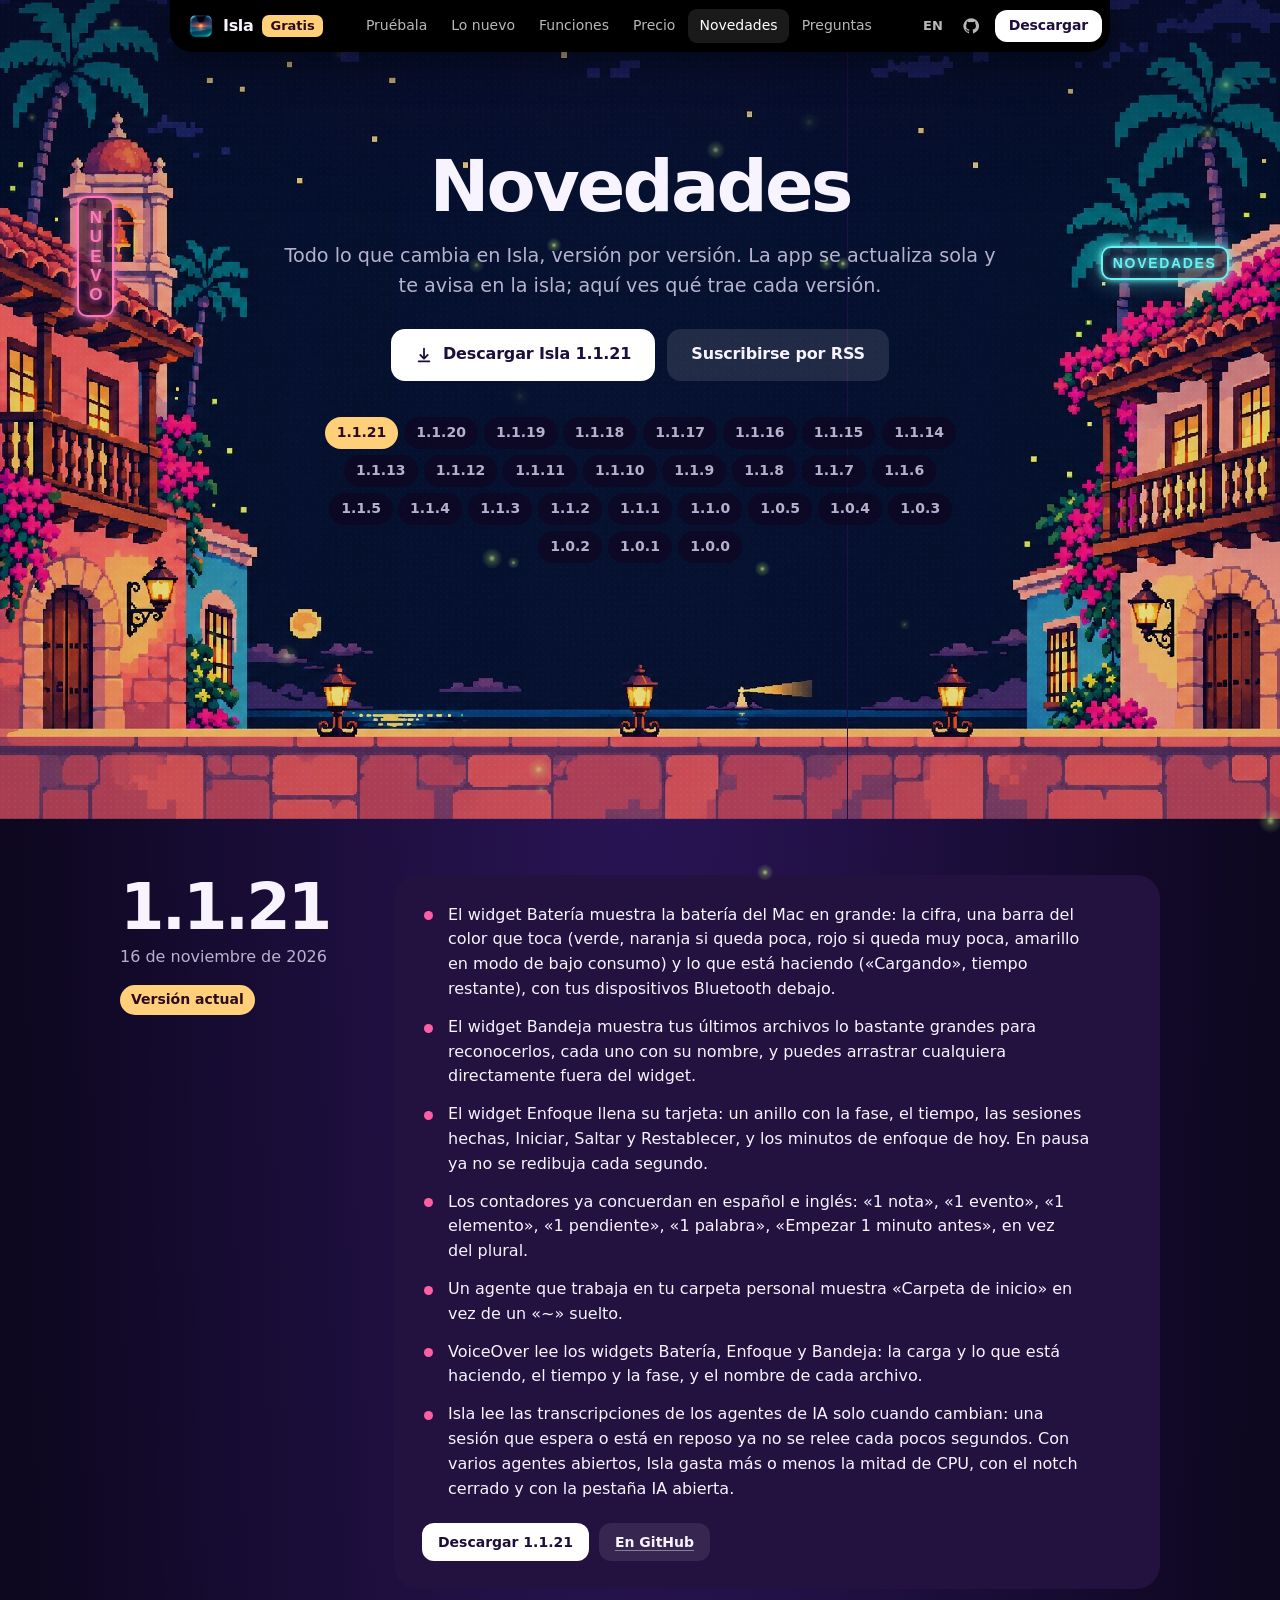
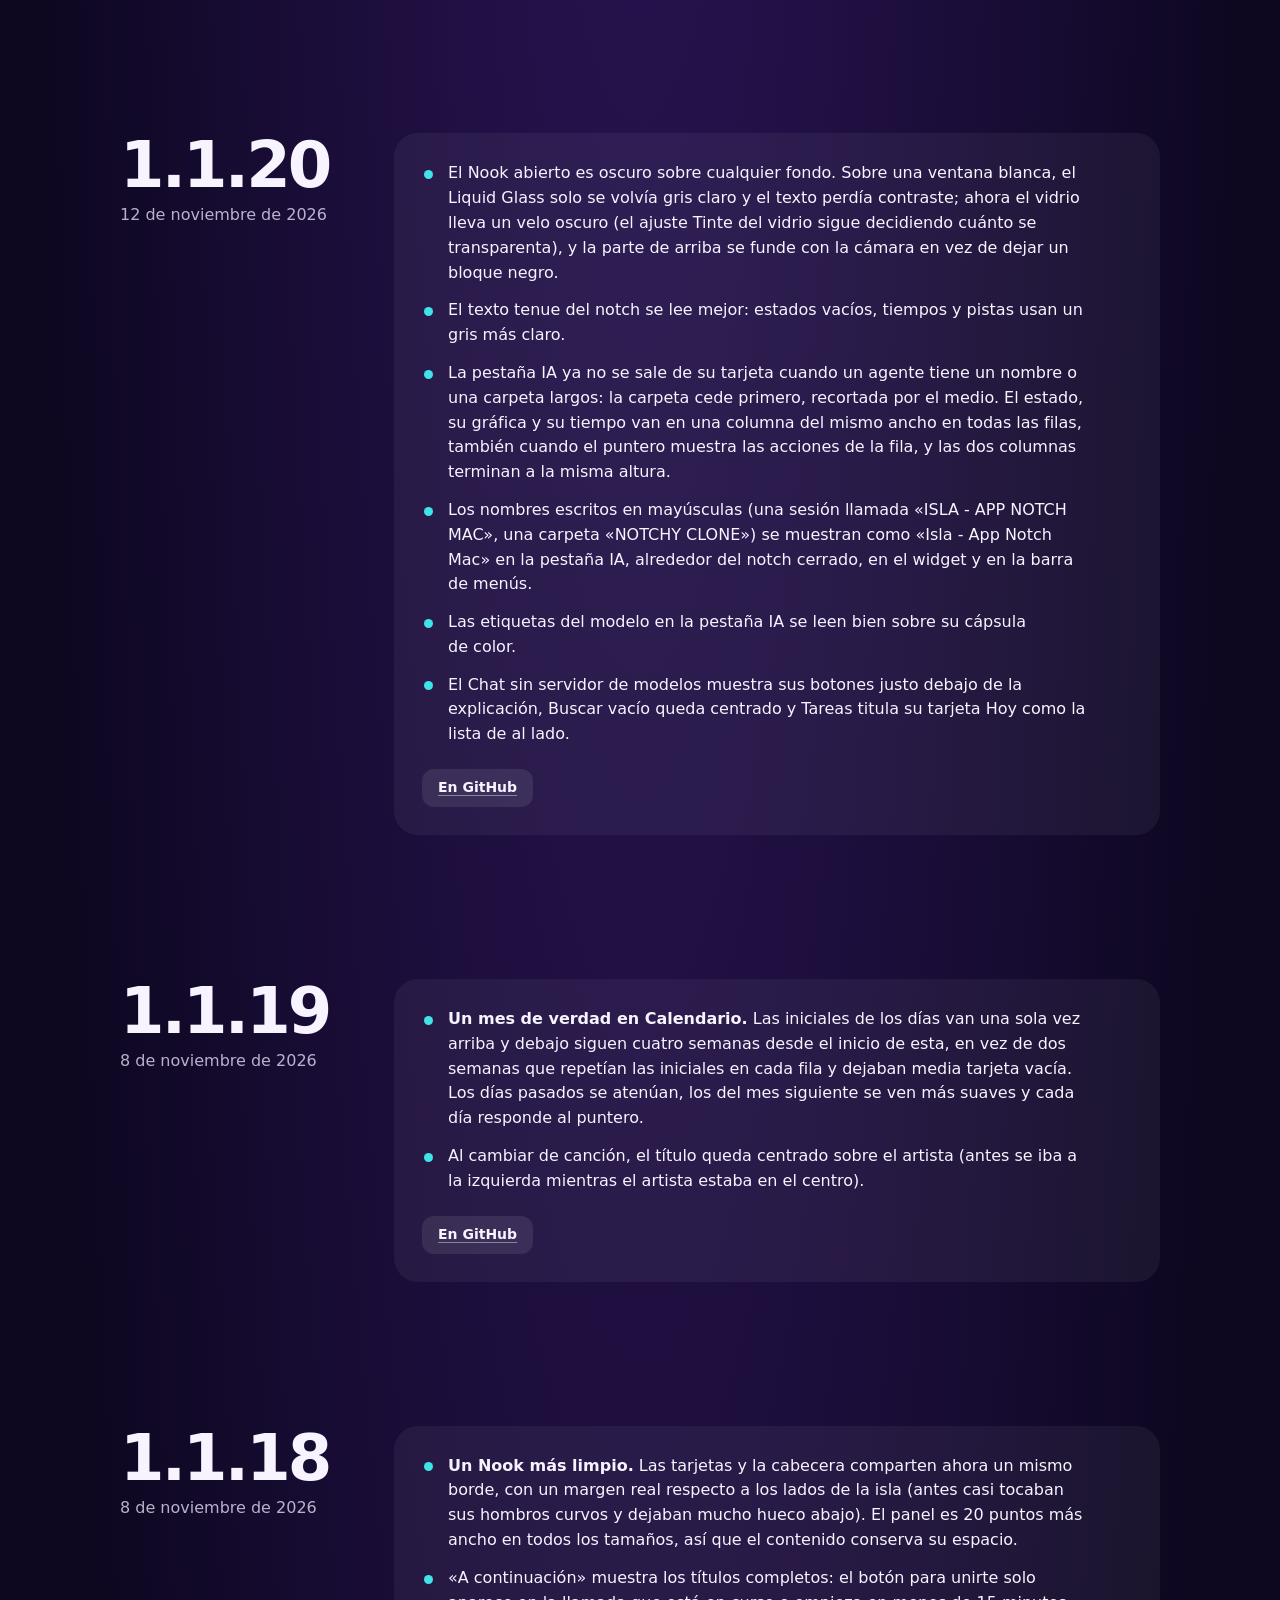
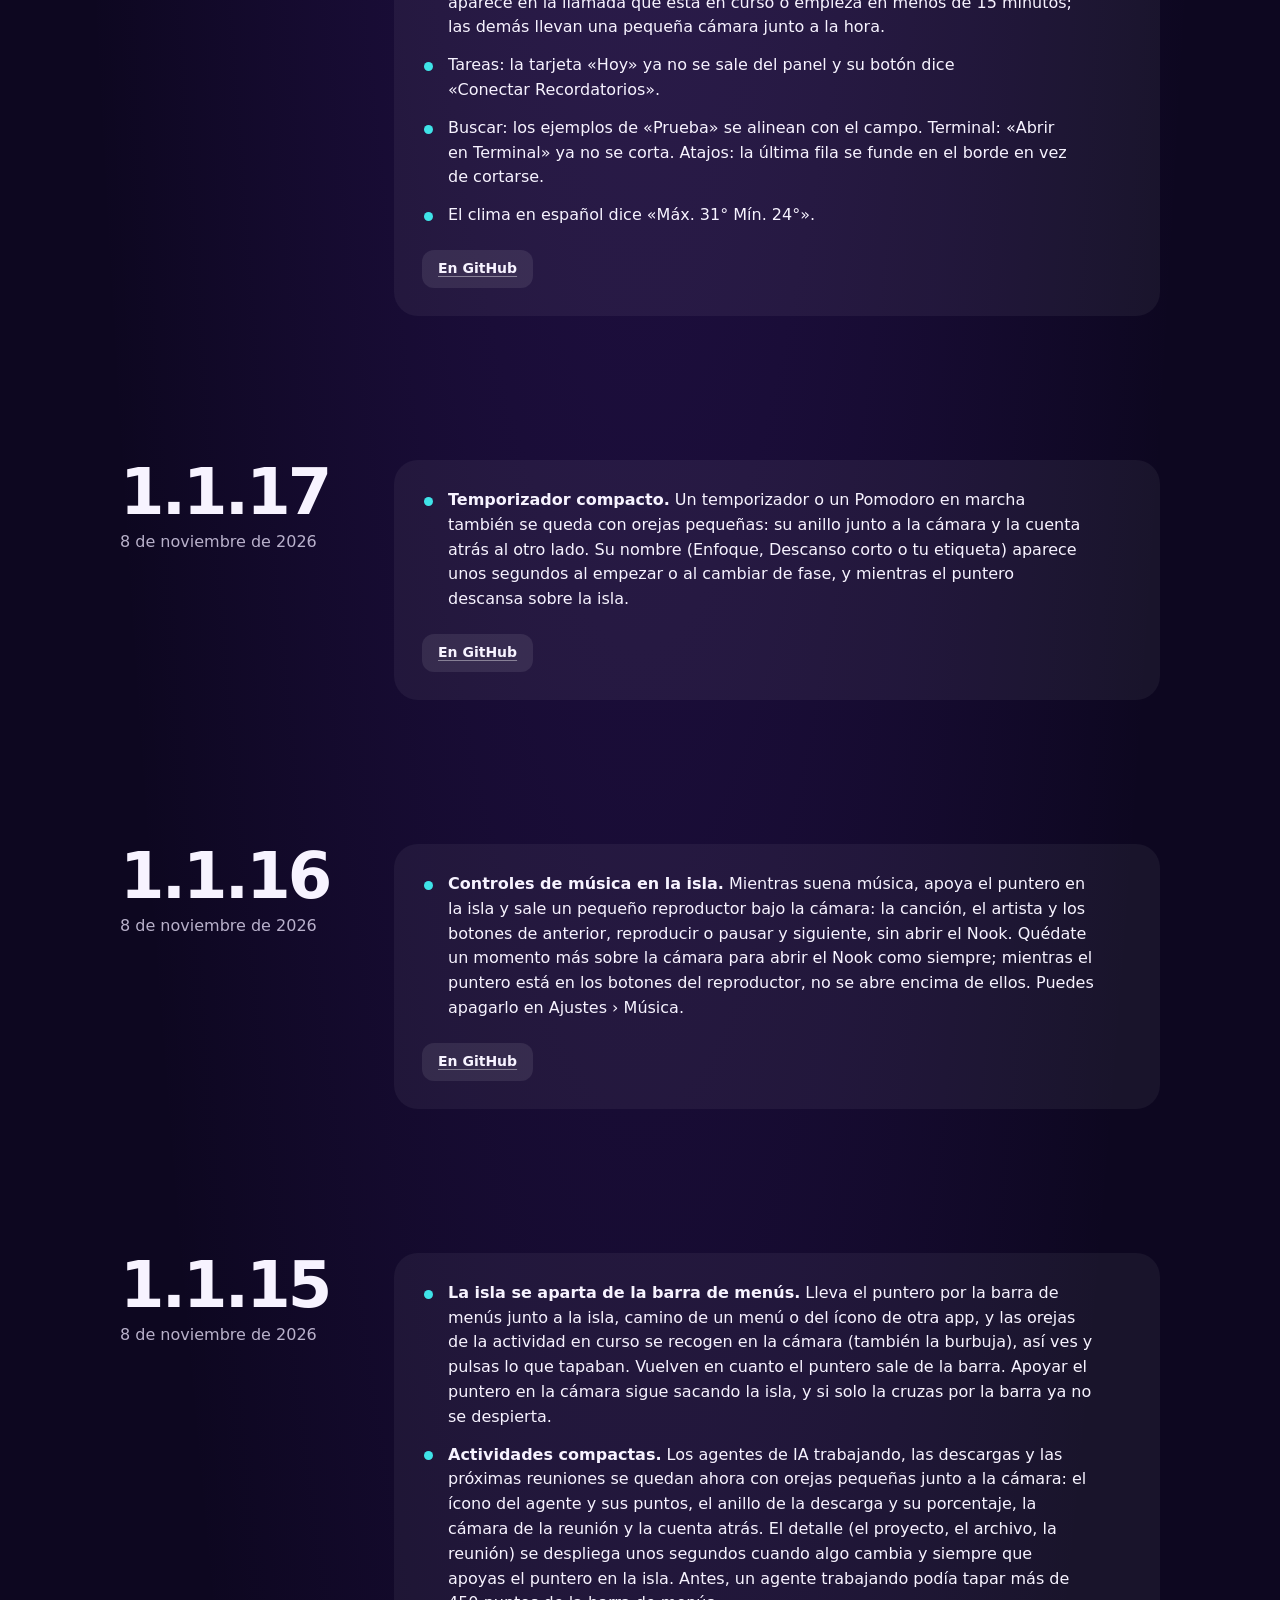
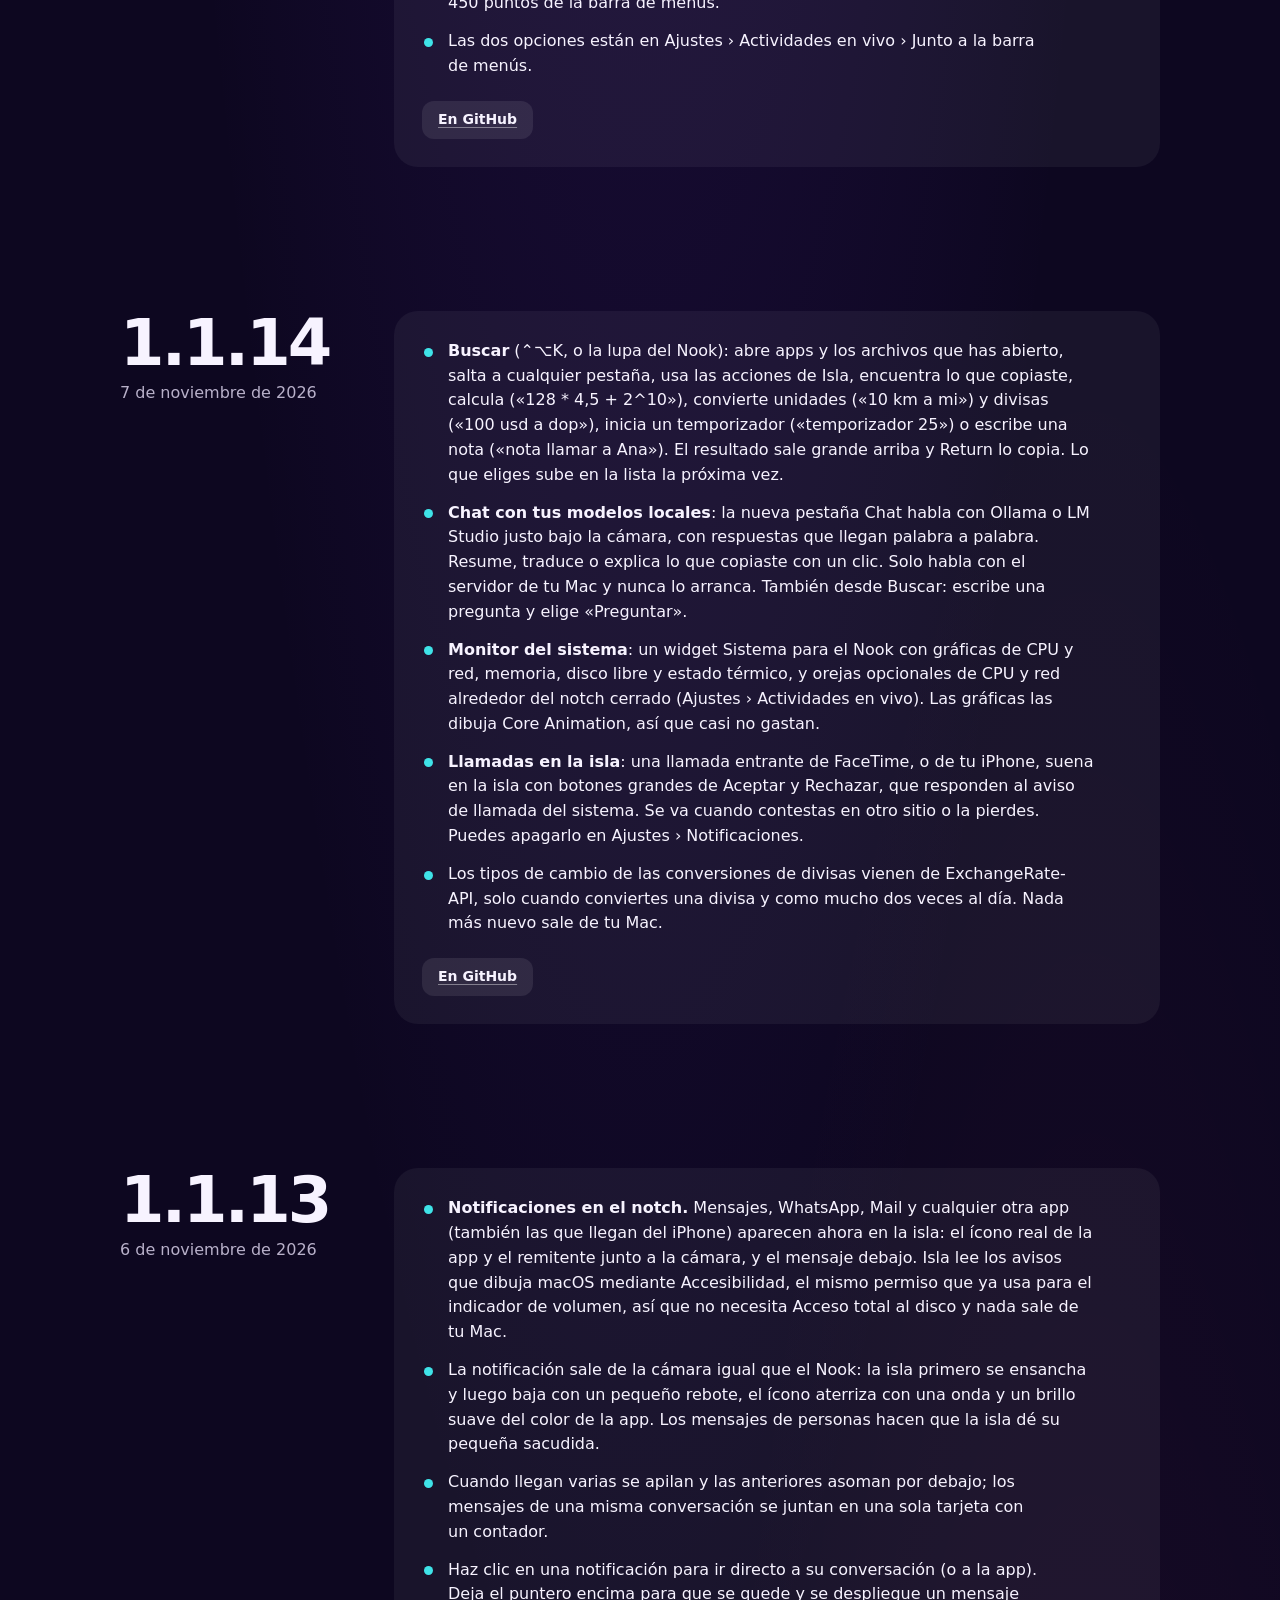
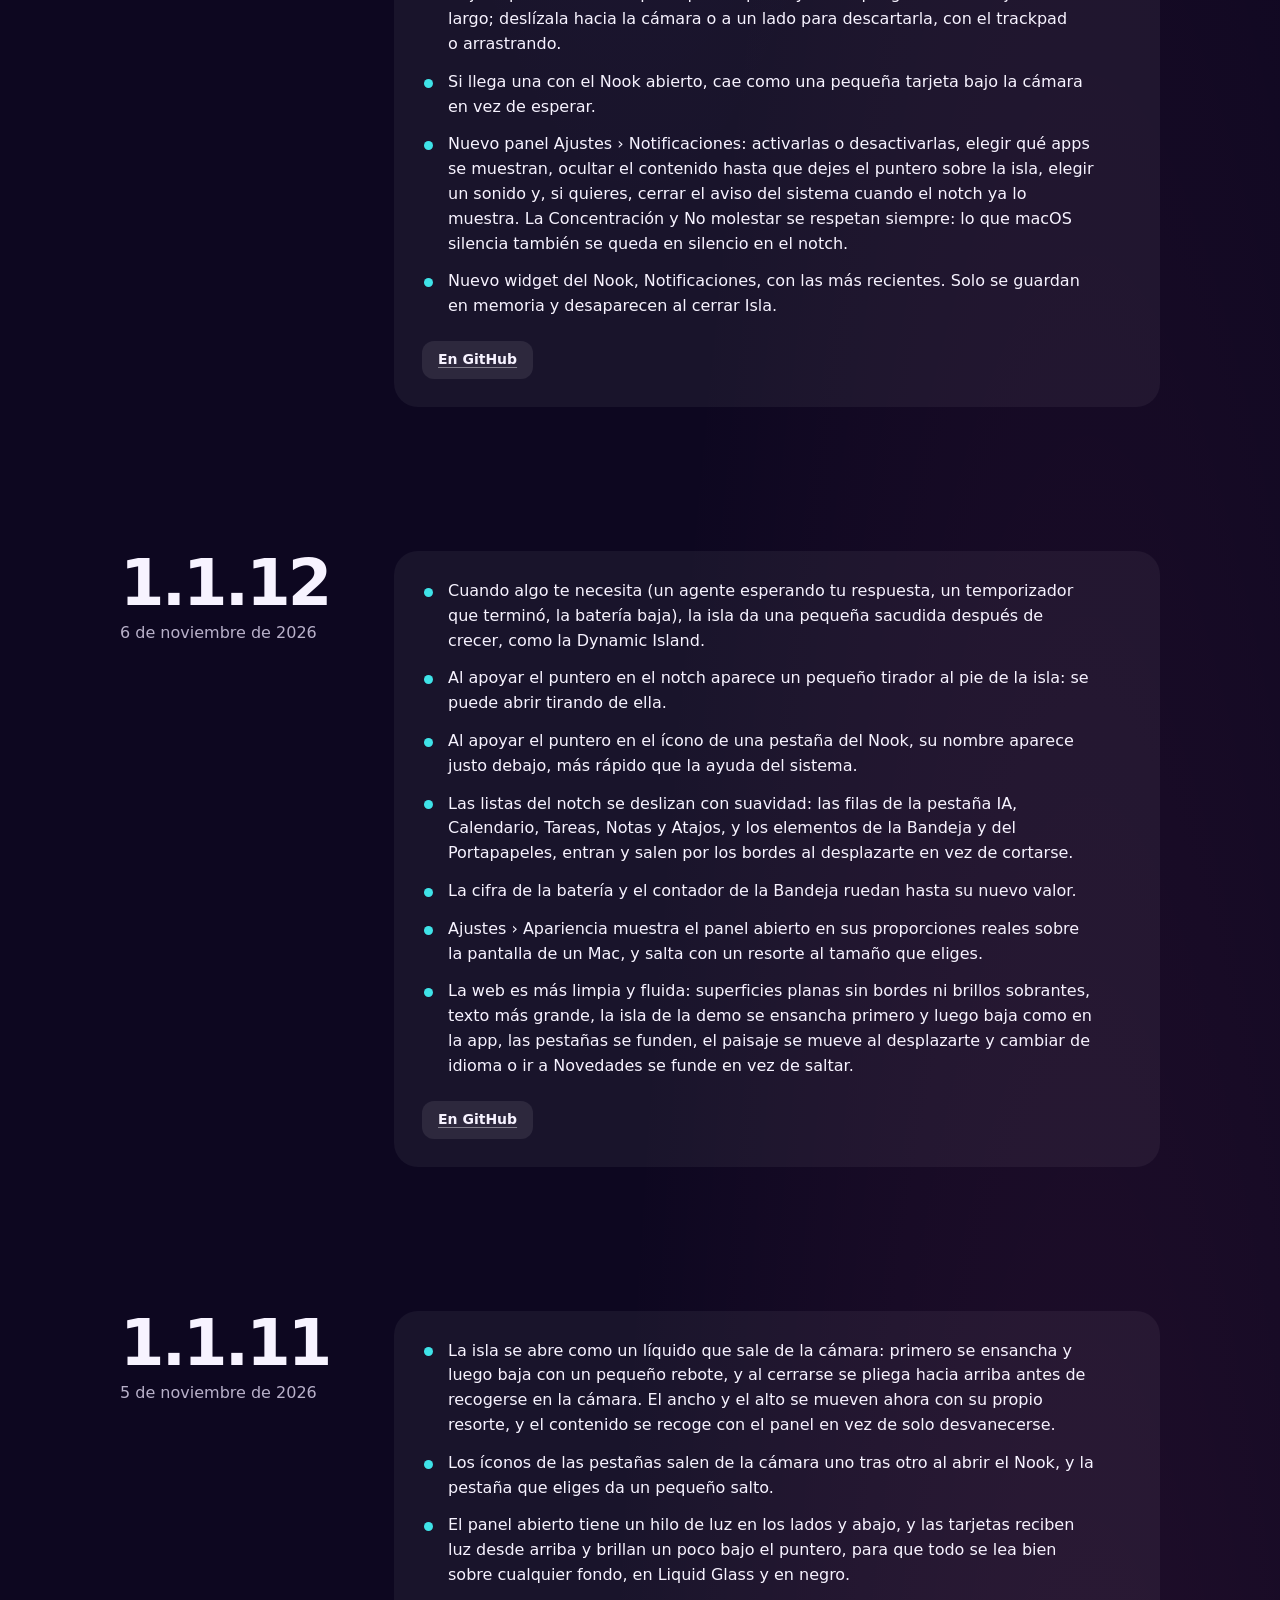
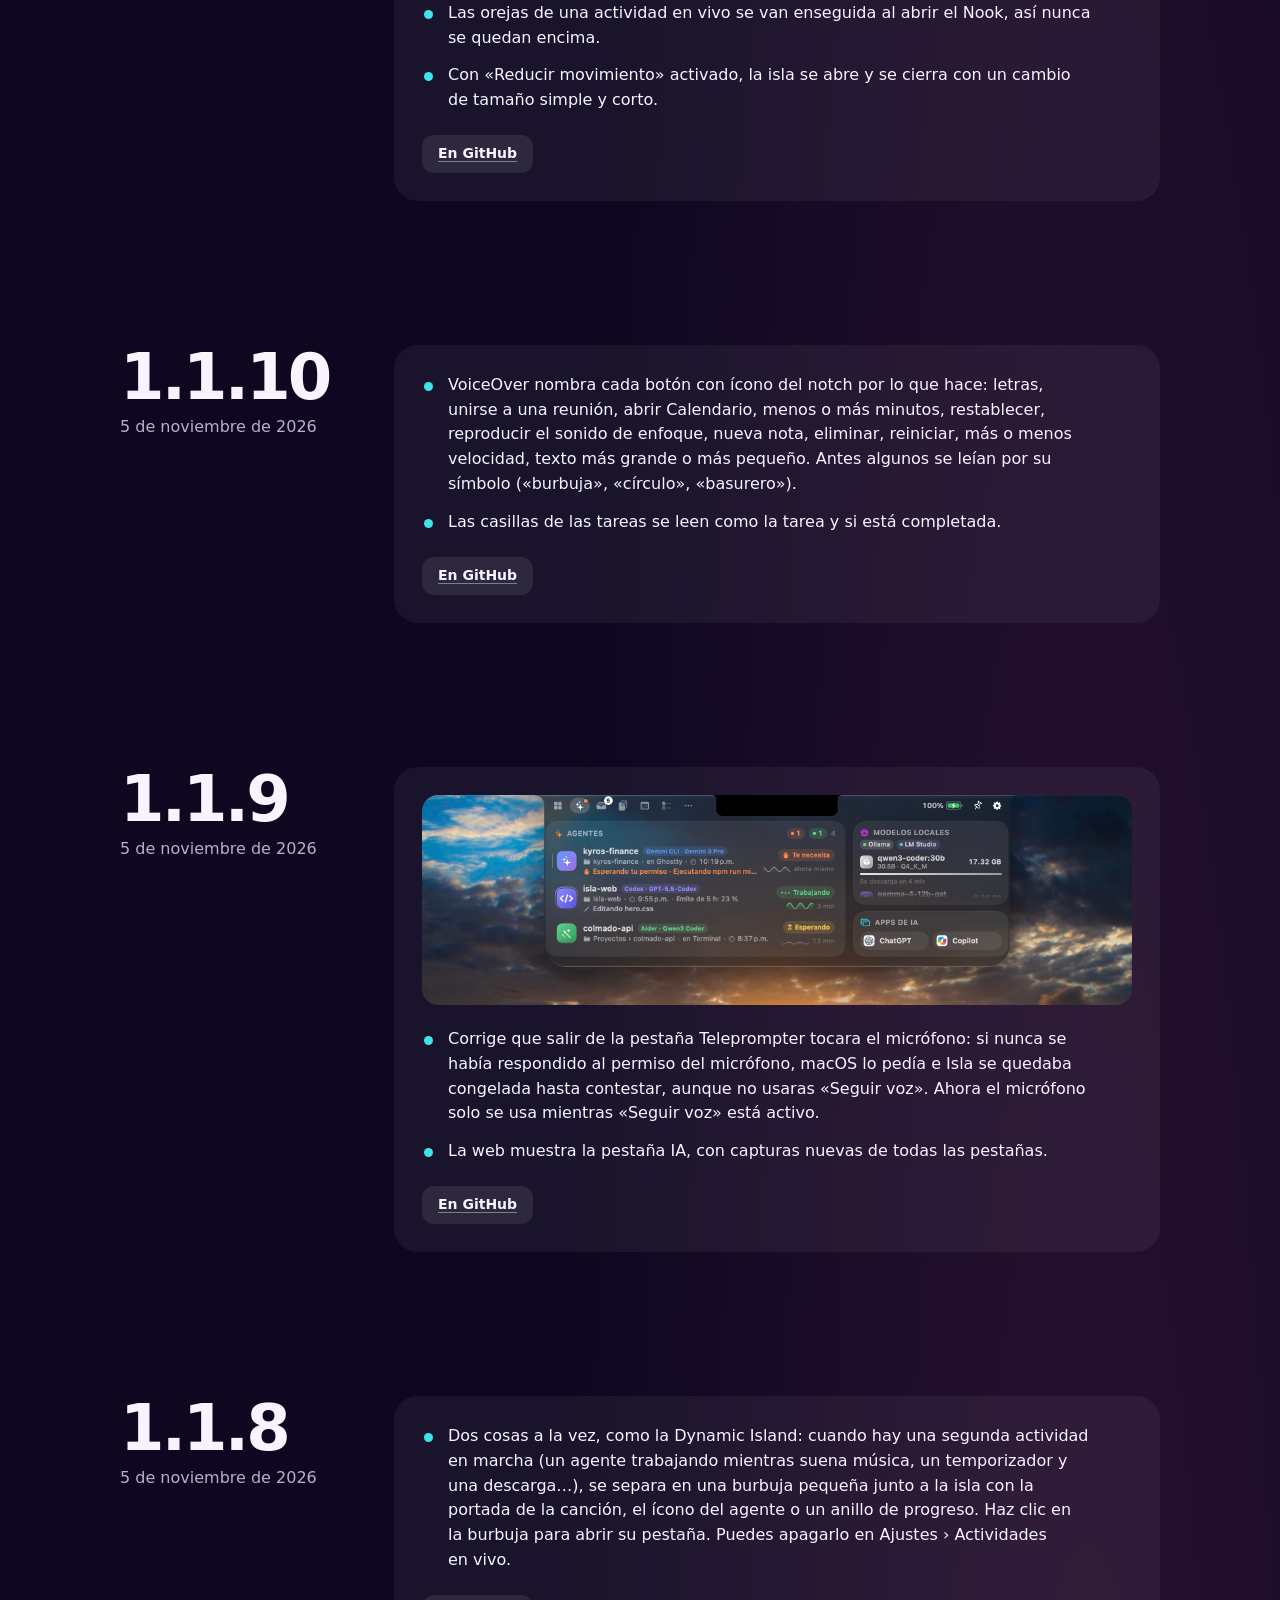
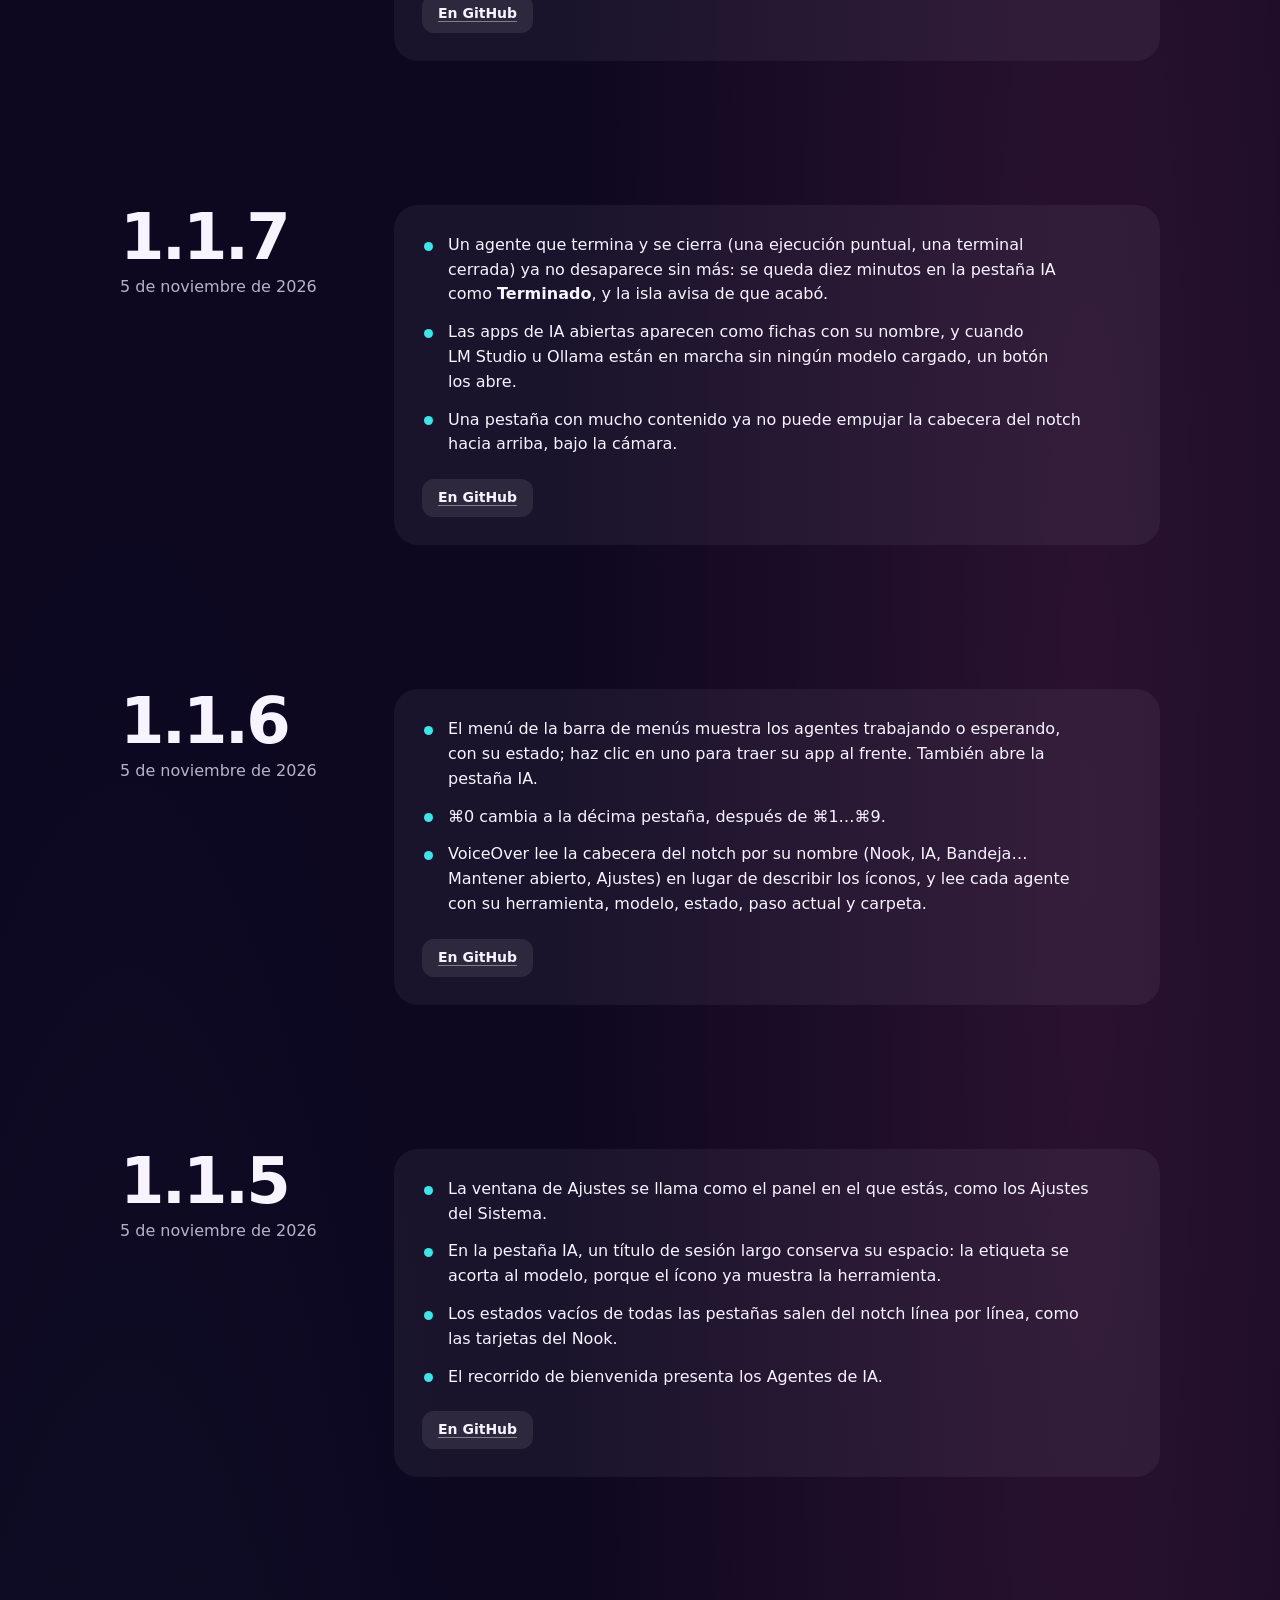
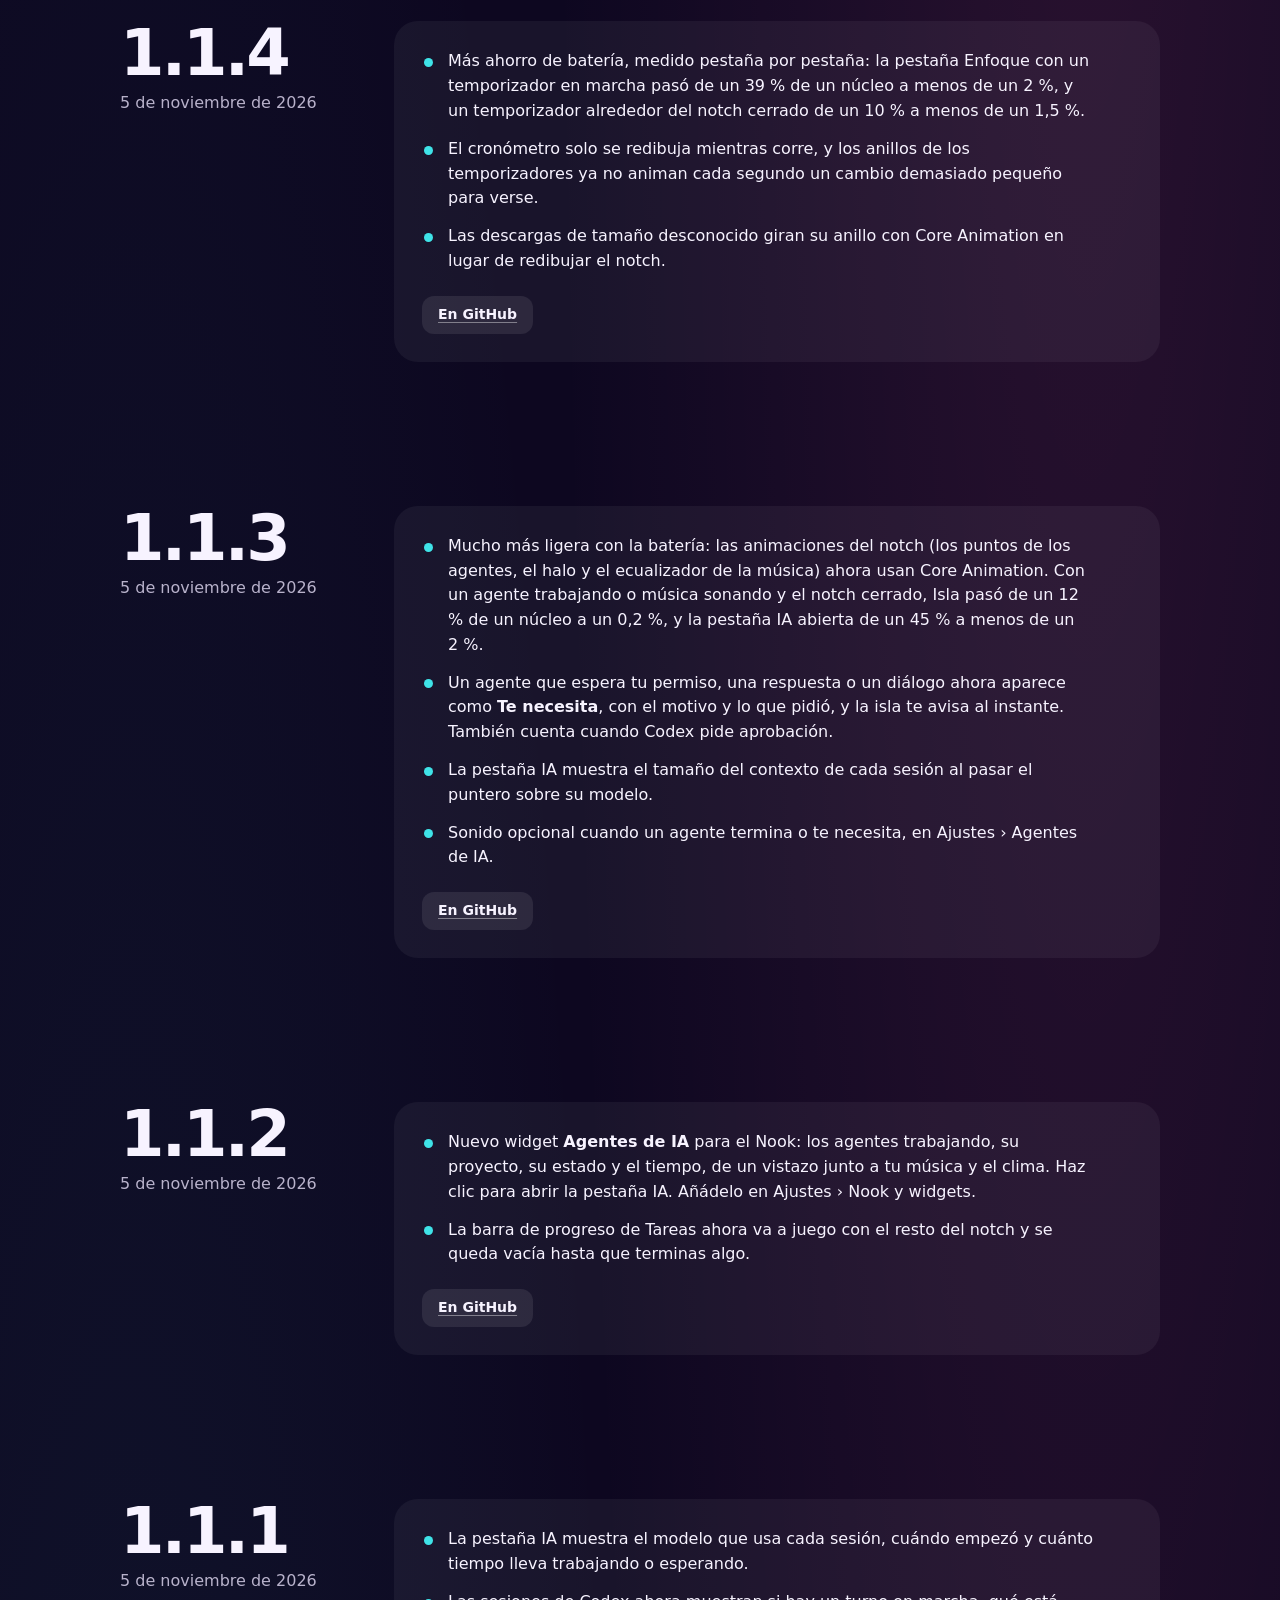
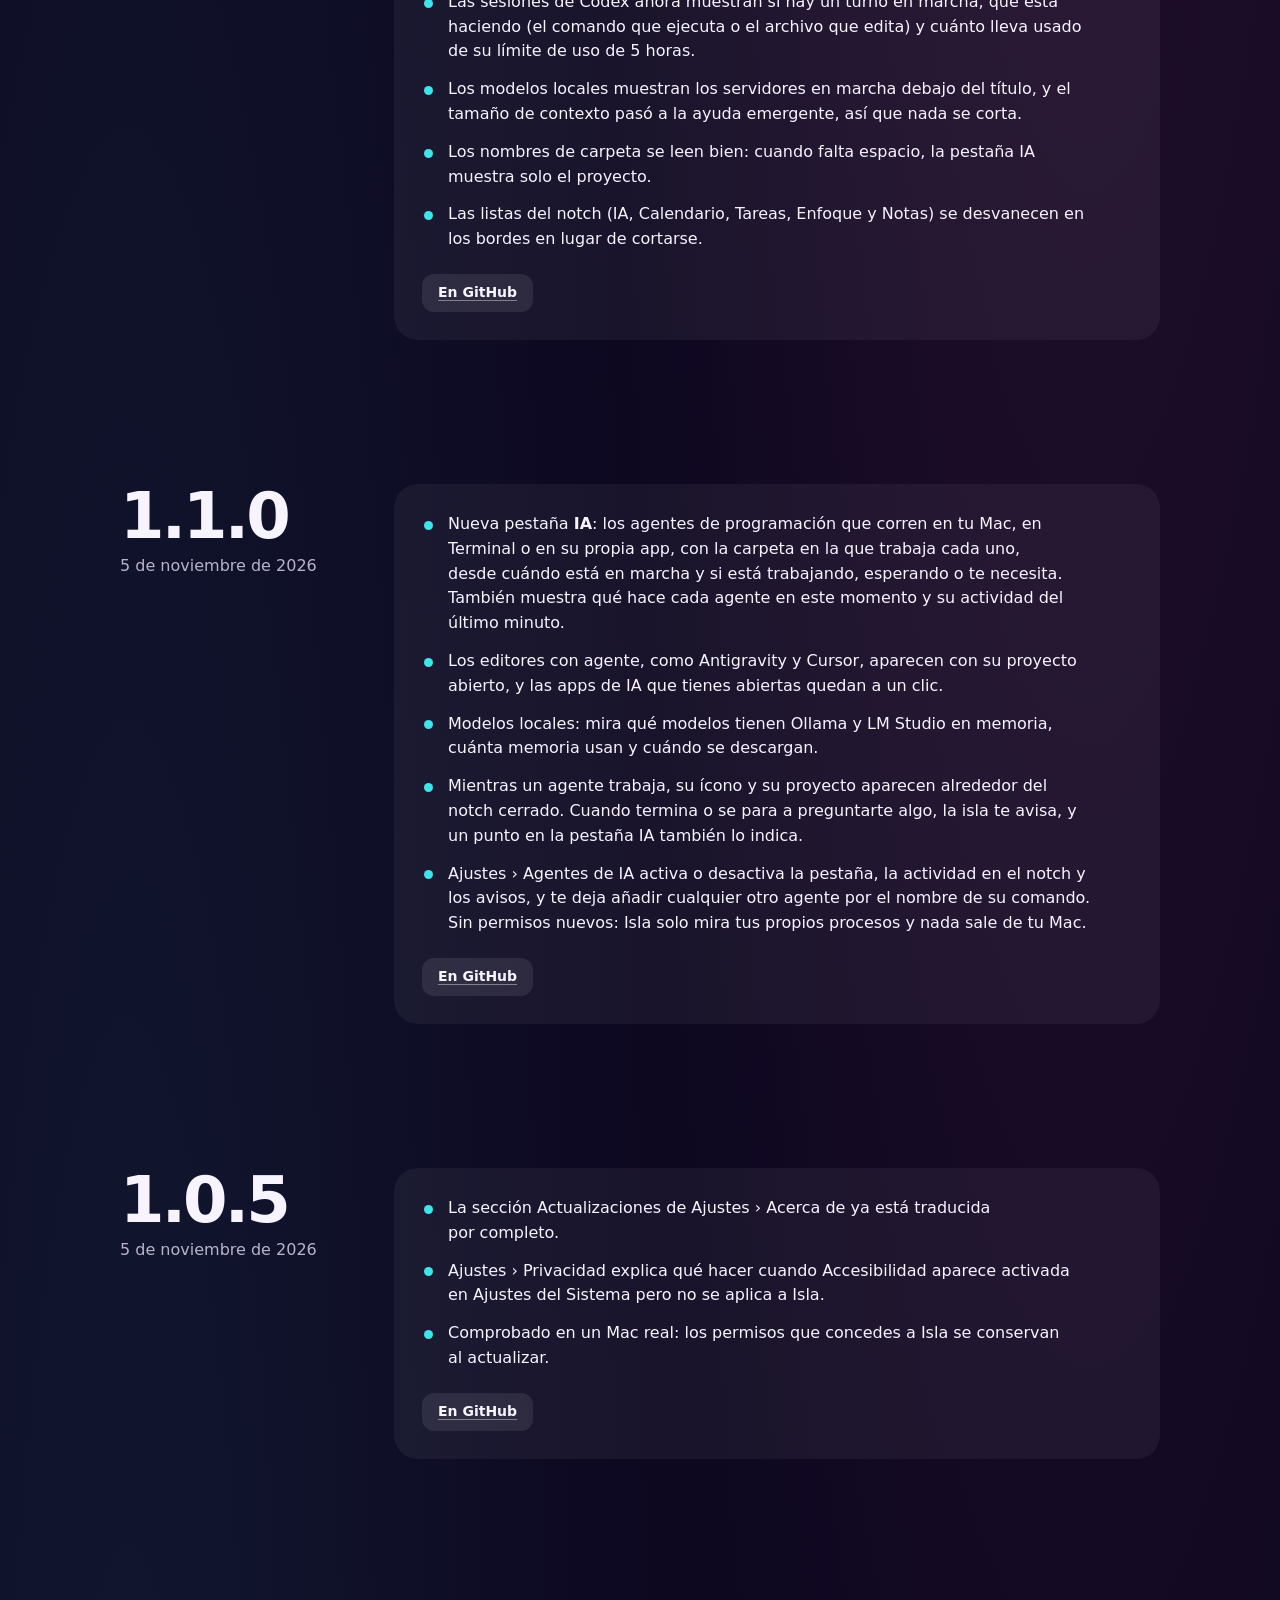
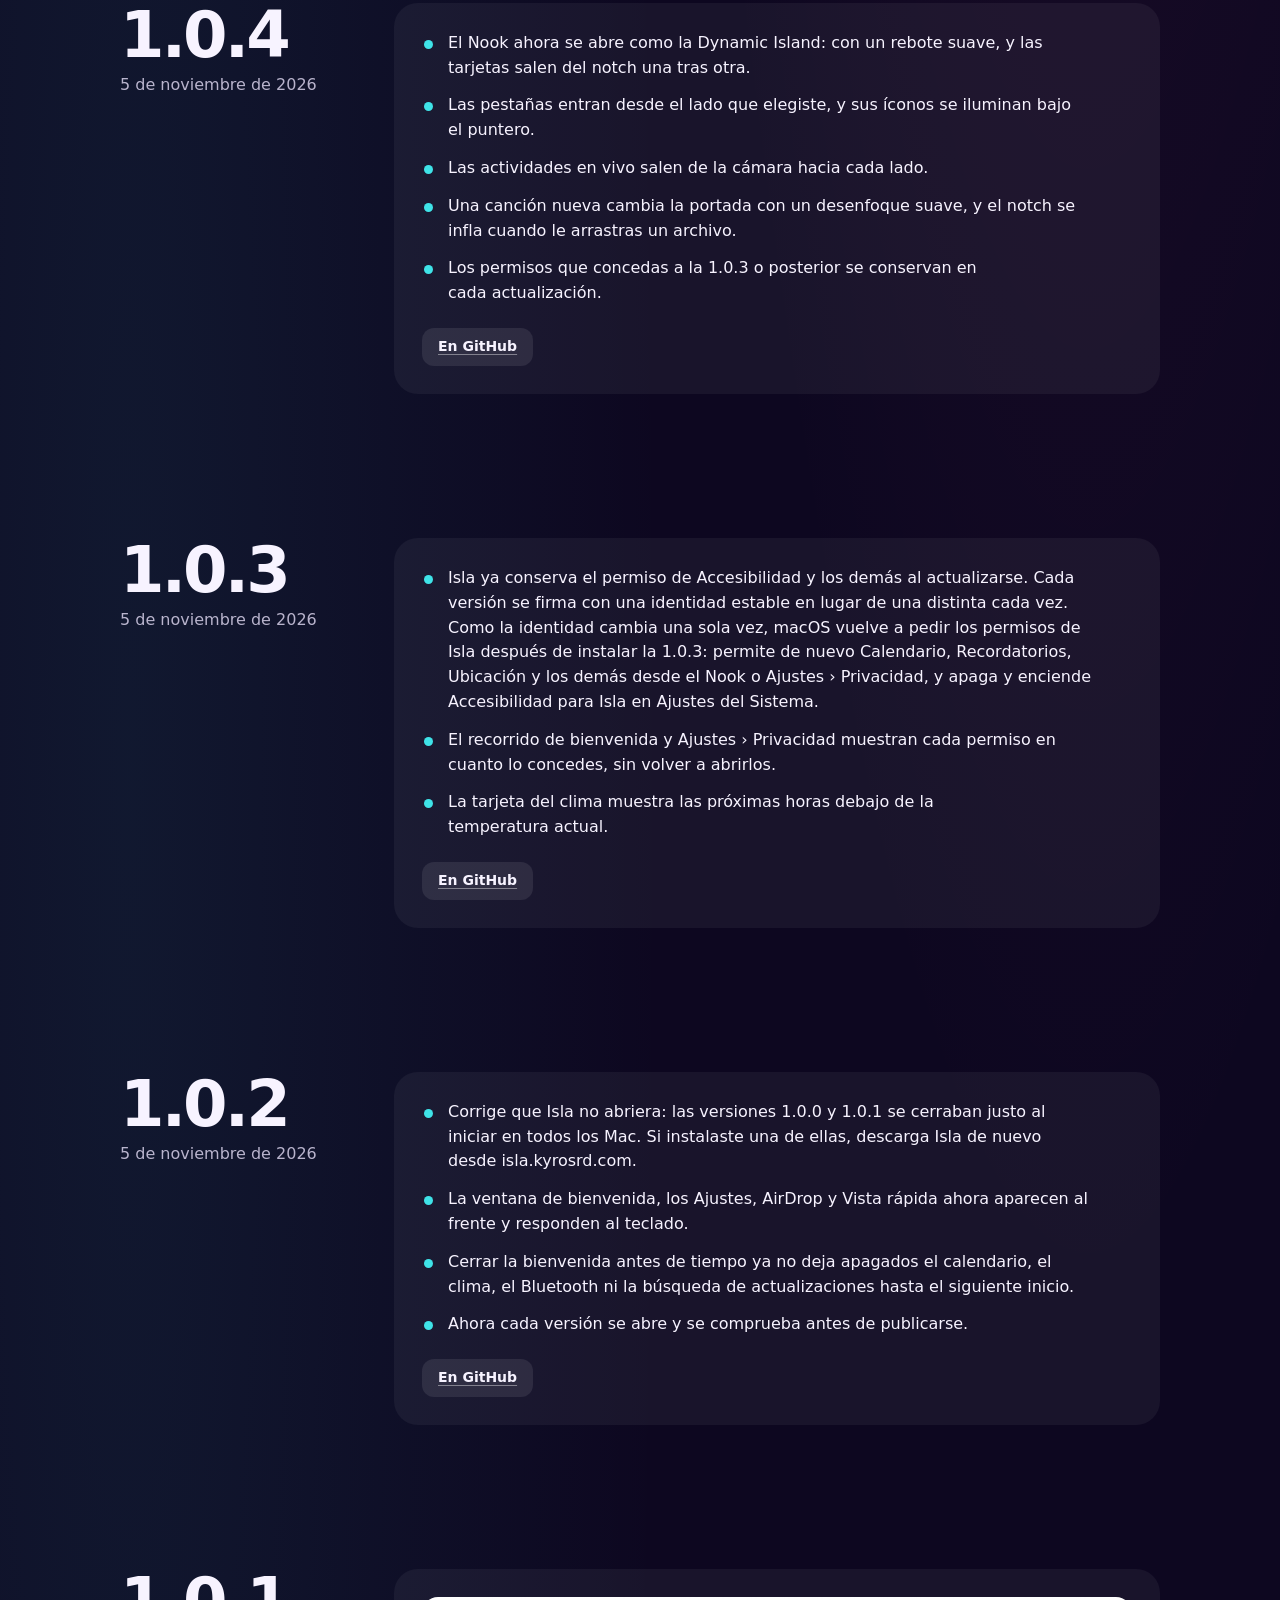
<file: website/novedades/index.html>
<!doctype html>
<html lang="es" data-title-es="Novedades de Isla: todo lo que cambia, versión por versión" data-title-en="What’s new in Isla: every change, version by version">
<head>
  <meta charset="utf-8">
  <meta name="viewport" content="width=device-width, initial-scale=1, viewport-fit=cover">
  <title>Novedades de Isla: todo lo que cambia, versión por versión</title>
  <meta name="description" content="Las novedades de Isla, la app gratis y de código abierto que convierte el notch de tu Mac en una isla: cada versión, con lo que trae y su descarga.">
  <meta name="theme-color" content="#0d0720">
  <link rel="icon" type="image/png" href="../assets/favicon.png">
  <link rel="apple-touch-icon" href="../assets/apple-touch-icon.png">
  <link rel="alternate" type="application/rss+xml" title="Isla" href="../updates/appcast.xml">
  <meta property="og:title" content="Novedades de Isla">
  <meta property="og:description" content="Todo lo que cambia en Isla, versión por versión.">
  <meta property="og:image" content="https://isla.kyrosrd.com/assets/px-hero.jpg">
  <meta property="og:url" content="https://isla.kyrosrd.com/novedades/">
  <link rel="canonical" href="https://isla.kyrosrd.com/novedades/">
  <meta property="og:type" content="website">
  <meta name="twitter:card" content="summary_large_image">
  <link rel="stylesheet" href="../styles.css?v=4.2">
  <script>document.documentElement.classList.add('js')</script>
</head>
<body class="page-log">
  <a class="skip" href="#main" data-i18n="skip">Saltar al contenido</a>

  <canvas class="cocuyos" data-cocuyos aria-hidden="true"></canvas>

  <header class="notchbar-wrap">
    <nav class="notchbar" aria-label="Principal">
      <a class="brand" href="../" aria-label="Isla, inicio">
        <img src="../assets/isla-icon-512.png" width="26" height="26" alt="">
        <span>Isla</span>
        <b class="badge" data-i18n="nav.badge">Gratis</b>
      </a>
      <div class="notchbar-links">
        <a href="../#pruebala" data-i18n="nav.try">Pruébala</a>
        <a href="../#nuevo" data-i18n="nav.new">Lo nuevo</a>
        <a href="../#funciones" data-i18n="nav.features">Funciones</a>
        <a href="../#gratis" data-i18n="nav.free">Precio</a>
        <a href="./" aria-current="page" data-i18n="nav.news">Novedades</a>
        <a href="../#preguntas" data-i18n="nav.faq">Preguntas</a>
      </div>
      <div class="notchbar-actions">
        <button class="chip-btn" type="button" data-lang-toggle aria-label="Change language to English">EN</button>
        <a class="icon-btn" href="https://github.com/Kyros-Solutions-RD/isla" aria-label="GitHub"><svg viewBox="0 0 24 24" width="16" height="16" aria-hidden="true"><path fill="currentColor" d="M12 .5a11.5 11.5 0 0 0-3.64 22.41c.58.11.79-.25.79-.56v-2c-3.2.7-3.88-1.37-3.88-1.37-.53-1.33-1.28-1.69-1.28-1.69-1.05-.71.08-.7.08-.7 1.16.08 1.77 1.19 1.77 1.19 1.03 1.77 2.71 1.26 3.37.96.1-.75.4-1.26.73-1.55-2.56-.29-5.25-1.28-5.25-5.69 0-1.26.45-2.29 1.19-3.1-.12-.29-.52-1.46.11-3.05 0 0 .97-.31 3.17 1.18a11 11 0 0 1 5.77 0c2.2-1.49 3.17-1.18 3.17-1.18.63 1.59.23 2.76.11 3.05.74.81 1.19 1.84 1.19 3.1 0 4.42-2.7 5.39-5.27 5.68.41.36.78 1.06.78 2.14v3.17c0 .31.21.68.8.56A11.5 11.5 0 0 0 12 .5Z"/></svg></a>
        <a class="btn btn-light btn-sm" href="../downloads/Isla.dmg" data-i18n="nav.download">Descargar</a>
      </div>
    </nav>
  </header>

  <main id="main">
    <section class="log-hero">
      <div class="hero-scene" aria-hidden="true">
        <img class="hero-art" src="../assets/px-hero.jpg" width="1536" height="1024" alt="">
        <span class="hero-dots"></span>
      </div>
      <span class="neon neon-v neon-rose" style="--x:6%;--y:24%;--k:0" aria-hidden="true">NUEVO</span>
      <span class="neon neon-teal neon-sm" style="--x:86%;--y:30%;--k:2" aria-hidden="true">NOVEDADES</span>
      <div class="log-hero-copy">
        <h1 class="h1 lines"><span class="line"><span class="line-in" data-i18n="log.title">Novedades</span></span></h1>
        <p class="lead" data-i18n="log.lead">Todo lo que cambia en Isla, versión por versión. La app se actualiza sola y te avisa en la isla; aquí ves qué trae cada versión.</p>
        <div class="log-ctas">
          <a class="btn btn-light btn-lg" href="../downloads/Isla.dmg">
            <svg viewBox="0 0 20 20" width="18" height="18" aria-hidden="true"><path fill="currentColor" d="M10 2a1 1 0 0 1 1 1v8.59l2.3-2.3a1 1 0 1 1 1.4 1.42l-4 4a1 1 0 0 1-1.4 0l-4-4a1 1 0 1 1 1.4-1.42L9 11.59V3a1 1 0 0 1 1-1ZM4 16a1 1 0 1 0 0 2h12a1 1 0 1 0 0-2H4Z"/></svg>
            <span><span data-i18n="log.cta">Descargar Isla</span> <span data-latest>1.1.21</span></span>
          </a>
          <a class="btn btn-glass btn-lg" href="../updates/appcast.xml" data-i18n="log.feed">Suscribirse por RSS</a>
        </div>
        <nav class="log-jump" aria-label="Ir a una versión" data-i18n-aria="log.jump" data-log-jump></nav>
      </div>
    </section>

    <section class="log" id="releases" aria-labelledby="log-list-title">
      <h2 id="log-list-title" class="sr-only" data-i18n="log.list">Todas las versiones</h2>
      <!-- releases:start (generated by scripts/lib/changelog_page.py from CHANGELOG.md and CHANGELOG.es.md) -->
      <article class="release" id="v1.1.21">
        <header class="release-head">
          <h3 class="release-version"><a href="#v1.1.21">1.1.21</a></h3>
          <time class="release-date" datetime="2026-11-16"><span class="i18n-es">16 de noviembre de 2026</span><span class="i18n-en" lang="en">November 16, 2026</span></time>
          <span class="release-badge"><span class="i18n-es">Versión actual</span><span class="i18n-en" lang="en">Current version</span></span>
        </header>
        <div class="release-body">
          <div class="i18n-es">
            <ul>
              <li>El widget Batería muestra la batería del Mac en grande: la cifra, una barra del color que toca (verde, naranja si queda poca, rojo si queda muy poca, amarillo en modo de bajo consumo) y lo que está haciendo («Cargando», tiempo restante), con tus dispositivos Bluetooth debajo.</li>
              <li>El widget Bandeja muestra tus últimos archivos lo bastante grandes para reconocerlos, cada uno con su nombre, y puedes arrastrar cualquiera directamente fuera del widget.</li>
              <li>El widget Enfoque llena su tarjeta: un anillo con la fase, el tiempo, las sesiones hechas, Iniciar, Saltar y Restablecer, y los minutos de enfoque de hoy. En pausa ya no se redibuja cada segundo.</li>
              <li>Los contadores ya concuerdan en español e inglés: «1 nota», «1 evento», «1 elemento», «1 pendiente», «1 palabra», «Empezar 1 minuto antes», en vez del plural.</li>
              <li>Un agente que trabaja en tu carpeta personal muestra «Carpeta de inicio» en vez de un «~» suelto.</li>
              <li>VoiceOver lee los widgets Batería, Enfoque y Bandeja: la carga y lo que está haciendo, el tiempo y la fase, y el nombre de cada archivo.</li>
              <li>Isla lee las transcripciones de los agentes de IA solo cuando cambian: una sesión que espera o está en reposo ya no se relee cada pocos segundos. Con varios agentes abiertos, Isla gasta más o menos la mitad de CPU, con el notch cerrado y con la pestaña IA abierta.</li>
            </ul>
          </div>
          <div class="i18n-en" lang="en">
            <ul>
              <li>The Battery widget shows the Mac's battery large: the figure, a bar in the right color (green, orange when low, red when very low, yellow in Low Power Mode) and what it is doing ("Charging", time left), with your Bluetooth devices under it.</li>
              <li>The Shelf widget shows your latest files large enough to recognize, each with its name, and you can drag any of them straight out of the widget.</li>
              <li>The Focus widget fills its card: a ring with the phase, the time, the sessions done, Start, Skip and Reset, and today's focused minutes. Paused, it no longer redraws every second.</li>
              <li>Counts read right in Spanish and English: "1 nota", "1 evento", "1 elemento", "1 pendiente", "1 palabra", "Empezar 1 minuto antes", instead of the plural.</li>
              <li>An agent working in your home folder shows "Home folder" instead of a lone "~".</li>
              <li>VoiceOver reads the Battery, Focus and Shelf widgets: the charge and what it is doing, the time and the phase, and each file's name.</li>
              <li>Isla reads the transcripts of AI agents only when they change: a waiting or idle session no longer gets re-read every few seconds. With several agents open, Isla uses about half the CPU, with the notch closed and with the AI tab open.</li>
            </ul>
          </div>
          <p class="release-links">
            <a href="../downloads/Isla.dmg"><span class="i18n-es">Descargar 1.1.21</span><span class="i18n-en" lang="en">Download 1.1.21</span></a>
            <a href="https://github.com/Kyros-Solutions-RD/isla/releases/tag/v1.1.21"><span class="i18n-es">En GitHub</span><span class="i18n-en" lang="en">On GitHub</span></a>
          </p>
        </div>
      </article>
      <article class="release" id="v1.1.20">
        <header class="release-head">
          <h3 class="release-version"><a href="#v1.1.20">1.1.20</a></h3>
          <time class="release-date" datetime="2026-11-12"><span class="i18n-es">12 de noviembre de 2026</span><span class="i18n-en" lang="en">November 12, 2026</span></time>
        </header>
        <div class="release-body">
          <div class="i18n-es">
            <ul>
              <li>El Nook abierto es oscuro sobre cualquier fondo. Sobre una ventana blanca, el Liquid Glass solo se volvía gris claro y el texto perdía contraste; ahora el vidrio lleva un velo oscuro (el ajuste Tinte del vidrio sigue decidiendo cuánto se transparenta), y la parte de arriba se funde con la cámara en vez de dejar un bloque negro.</li>
              <li>El texto tenue del notch se lee mejor: estados vacíos, tiempos y pistas usan un gris más claro.</li>
              <li>La pestaña IA ya no se sale de su tarjeta cuando un agente tiene un nombre o una carpeta largos: la carpeta cede primero, recortada por el medio. El estado, su gráfica y su tiempo van en una columna del mismo ancho en todas las filas, también cuando el puntero muestra las acciones de la fila, y las dos columnas terminan a la misma altura.</li>
              <li>Los nombres escritos en mayúsculas (una sesión llamada «ISLA - APP NOTCH MAC», una carpeta «NOTCHY CLONE») se muestran como «Isla - App Notch Mac» en la pestaña IA, alrededor del notch cerrado, en el widget y en la barra de menús.</li>
              <li>Las etiquetas del modelo en la pestaña IA se leen bien sobre su cápsula de color.</li>
              <li>El Chat sin servidor de modelos muestra sus botones justo debajo de la explicación, Buscar vacío queda centrado y Tareas titula su tarjeta Hoy como la lista de al lado.</li>
            </ul>
          </div>
          <div class="i18n-en" lang="en">
            <ul>
              <li>The open Nook is dark on any wallpaper. Over a white window, Liquid Glass alone turned light grey and the text lost its contrast; now a dark veil sits on the glass (the Glass tint setting still decides how much shows through), and the top melts into the camera instead of leaving a black block.</li>
              <li>Faint text inside the notch is easier to read: empty states, times and hints use a brighter grey.</li>
              <li>The AI tab no longer spills out of its card when an agent has a long name or folder: the folder gives way first, cut in the middle. The state, its graph and its time sit in a column of the same width on every row, also when the pointer shows the row's actions, and both columns end at the same height.</li>
              <li>Names typed in capitals (a session called "ISLA - APP NOTCH MAC", a folder "NOTCHY CLONE") show as "Isla - App Notch Mac" in the AI tab, around the closed notch, in the widget and in the menu bar.</li>
              <li>Model labels on the AI tab read clearly on their colored capsule.</li>
              <li>Chat without a model server shows its buttons right under the explanation, the empty Search is centered, and Tasks titles its Today card like the list beside it.</li>
            </ul>
          </div>
          <p class="release-links">
            <a href="https://github.com/Kyros-Solutions-RD/isla/releases/tag/v1.1.20"><span class="i18n-es">En GitHub</span><span class="i18n-en" lang="en">On GitHub</span></a>
          </p>
        </div>
      </article>
      <article class="release" id="v1.1.19">
        <header class="release-head">
          <h3 class="release-version"><a href="#v1.1.19">1.1.19</a></h3>
          <time class="release-date" datetime="2026-11-08"><span class="i18n-es">8 de noviembre de 2026</span><span class="i18n-en" lang="en">November 8, 2026</span></time>
        </header>
        <div class="release-body">
          <div class="i18n-es">
            <ul>
              <li><strong>Un mes de verdad en Calendario.</strong> Las iniciales de los días van una sola vez arriba y debajo siguen cuatro semanas desde el inicio de esta, en vez de dos semanas que repetían las iniciales en cada fila y dejaban media tarjeta vacía. Los días pasados se atenúan, los del mes siguiente se ven más suaves y cada día responde al puntero.</li>
              <li>Al cambiar de canción, el título queda centrado sobre el artista (antes se iba a la izquierda mientras el artista estaba en el centro).</li>
            </ul>
          </div>
          <div class="i18n-en" lang="en">
            <ul>
              <li><strong>A real little month in Calendar.</strong> The weekday initials sit once on top and four weeks follow from the start of this one, instead of two weeks that repeated the initials on every row and left half the card empty. Past days are dimmed, days of the next month are softer, and each day answers the pointer.</li>
              <li>When the song changes, its title is centered over the artist (it used to lean left while the artist sat in the middle).</li>
            </ul>
          </div>
          <p class="release-links">
            <a href="https://github.com/Kyros-Solutions-RD/isla/releases/tag/v1.1.19"><span class="i18n-es">En GitHub</span><span class="i18n-en" lang="en">On GitHub</span></a>
          </p>
        </div>
      </article>
      <article class="release" id="v1.1.18">
        <header class="release-head">
          <h3 class="release-version"><a href="#v1.1.18">1.1.18</a></h3>
          <time class="release-date" datetime="2026-11-08"><span class="i18n-es">8 de noviembre de 2026</span><span class="i18n-en" lang="en">November 8, 2026</span></time>
        </header>
        <div class="release-body">
          <div class="i18n-es">
            <ul>
              <li><strong>Un Nook más limpio.</strong> Las tarjetas y la cabecera comparten ahora un mismo borde, con un margen real respecto a los lados de la isla (antes casi tocaban sus hombros curvos y dejaban mucho hueco abajo). El panel es 20 puntos más ancho en todos los tamaños, así que el contenido conserva su espacio.</li>
              <li>«A continuación» muestra los títulos completos: el botón para unirte solo aparece en la llamada que está en curso o empieza en menos de 15 minutos; las demás llevan una pequeña cámara junto a la hora.</li>
              <li>Tareas: la tarjeta «Hoy» ya no se sale del panel y su botón dice «Conectar Recordatorios».</li>
              <li>Buscar: los ejemplos de «Prueba» se alinean con el campo. Terminal: «Abrir en Terminal» ya no se corta. Atajos: la última fila se funde en el borde en vez de cortarse.</li>
              <li>El clima en español dice «Máx. 31°  Mín. 24°».</li>
            </ul>
          </div>
          <div class="i18n-en" lang="en">
            <ul>
              <li><strong>A cleaner Nook.</strong> The cards and the header now sit on one edge with a real margin from the island's sides (they used to almost touch its curved shoulders while leaving a wide gap below). The panel is 20 points wider in every size, so the content keeps its room.</li>
              <li>Up Next shows full event titles: the join button appears only for a call that is on or starts within 15 minutes; the others show a small camera beside their time.</li>
              <li>Tasks: the Today card no longer runs off the panel, and its button reads "Connect Reminders".</li>
              <li>Search: the "Try" examples line up with the field. Terminal: "Open in Terminal" is no longer cut. Shortcuts: the last row fades at the edge instead of being cut.</li>
              <li>Weather in Spanish reads "Máx. 31°  Mín. 24°".</li>
            </ul>
          </div>
          <p class="release-links">
            <a href="https://github.com/Kyros-Solutions-RD/isla/releases/tag/v1.1.18"><span class="i18n-es">En GitHub</span><span class="i18n-en" lang="en">On GitHub</span></a>
          </p>
        </div>
      </article>
      <article class="release" id="v1.1.17">
        <header class="release-head">
          <h3 class="release-version"><a href="#v1.1.17">1.1.17</a></h3>
          <time class="release-date" datetime="2026-11-08"><span class="i18n-es">8 de noviembre de 2026</span><span class="i18n-en" lang="en">November 8, 2026</span></time>
        </header>
        <div class="release-body">
          <div class="i18n-es">
            <ul>
              <li><strong>Temporizador compacto.</strong> Un temporizador o un Pomodoro en marcha también se queda con orejas pequeñas: su anillo junto a la cámara y la cuenta atrás al otro lado. Su nombre (Enfoque, Descanso corto o tu etiqueta) aparece unos segundos al empezar o al cambiar de fase, y mientras el puntero descansa sobre la isla.</li>
            </ul>
          </div>
          <div class="i18n-en" lang="en">
            <ul>
              <li><strong>A compact timer.</strong> A running timer or Pomodoro now keeps small ears too: its ring by the camera and the countdown on the other side. Its name (Focus, Short Break or your label) shows for a few seconds when it starts or changes phase, and while the pointer rests on the island.</li>
            </ul>
          </div>
          <p class="release-links">
            <a href="https://github.com/Kyros-Solutions-RD/isla/releases/tag/v1.1.17"><span class="i18n-es">En GitHub</span><span class="i18n-en" lang="en">On GitHub</span></a>
          </p>
        </div>
      </article>
      <article class="release" id="v1.1.16">
        <header class="release-head">
          <h3 class="release-version"><a href="#v1.1.16">1.1.16</a></h3>
          <time class="release-date" datetime="2026-11-08"><span class="i18n-es">8 de noviembre de 2026</span><span class="i18n-en" lang="en">November 8, 2026</span></time>
        </header>
        <div class="release-body">
          <div class="i18n-es">
            <ul>
              <li><strong>Controles de música en la isla.</strong> Mientras suena música, apoya el puntero en la isla y sale un pequeño reproductor bajo la cámara: la canción, el artista y los botones de anterior, reproducir o pausar y siguiente, sin abrir el Nook. Quédate un momento más sobre la cámara para abrir el Nook como siempre; mientras el puntero está en los botones del reproductor, no se abre encima de ellos. Puedes apagarlo en Ajustes › Música.</li>
            </ul>
          </div>
          <div class="i18n-en" lang="en">
            <ul>
              <li><strong>Music controls on the island.</strong> While music plays, rest the pointer on the island and a small player comes out under the camera: the song, the artist and the previous, play/pause and next buttons, without opening the Nook. Stay on the camera a moment longer to open the Nook as before; while the pointer is on the player's buttons, it never opens over them. You can turn it off in Settings › Music.</li>
            </ul>
          </div>
          <p class="release-links">
            <a href="https://github.com/Kyros-Solutions-RD/isla/releases/tag/v1.1.16"><span class="i18n-es">En GitHub</span><span class="i18n-en" lang="en">On GitHub</span></a>
          </p>
        </div>
      </article>
      <article class="release" id="v1.1.15">
        <header class="release-head">
          <h3 class="release-version"><a href="#v1.1.15">1.1.15</a></h3>
          <time class="release-date" datetime="2026-11-08"><span class="i18n-es">8 de noviembre de 2026</span><span class="i18n-en" lang="en">November 8, 2026</span></time>
        </header>
        <div class="release-body">
          <div class="i18n-es">
            <ul>
              <li><strong>La isla se aparta de la barra de menús.</strong> Lleva el puntero por la barra de menús junto a la isla, camino de un menú o del ícono de otra app, y las orejas de la actividad en curso se recogen en la cámara (también la burbuja), así ves y pulsas lo que tapaban. Vuelven en cuanto el puntero sale de la barra. Apoyar el puntero en la cámara sigue sacando la isla, y si solo la cruzas por la barra ya no se despierta.</li>
              <li><strong>Actividades compactas.</strong> Los agentes de IA trabajando, las descargas y las próximas reuniones se quedan ahora con orejas pequeñas junto a la cámara: el ícono del agente y sus puntos, el anillo de la descarga y su porcentaje, la cámara de la reunión y la cuenta atrás. El detalle (el proyecto, el archivo, la reunión) se despliega unos segundos cuando algo cambia y siempre que apoyas el puntero en la isla. Antes, un agente trabajando podía tapar más de 450 puntos de la barra de menús.</li>
              <li>Las dos opciones están en Ajustes › Actividades en vivo › Junto a la barra de menús.</li>
            </ul>
          </div>
          <div class="i18n-en" lang="en">
            <ul>
              <li><strong>The island makes way for the menu bar.</strong> Move the pointer along the menu bar beside the island, on your way to a menu or an icon of another app, and the ears of an ongoing activity tuck into the camera (the bubble too), so whatever was under them can be seen and clicked. They come back as soon as the pointer leaves the menu bar. Resting on the camera itself still brings the island out, and a pointer that only crosses it along the bar no longer wakes it.</li>
              <li><strong>Compact activities.</strong> AI agents at work, downloads and upcoming meetings now keep small ears by the camera: the agent's glyph and its dots, the download ring and its percentage, the meeting camera and its countdown. Their detail (the project, the file, the meeting) opens up for a few seconds when something changes, and whenever you rest the pointer on the island. Before, an agent at work could cover more than 450 points of the menu bar.</li>
              <li>Both live in Settings › Live Activities › Around the menu bar.</li>
            </ul>
          </div>
          <p class="release-links">
            <a href="https://github.com/Kyros-Solutions-RD/isla/releases/tag/v1.1.15"><span class="i18n-es">En GitHub</span><span class="i18n-en" lang="en">On GitHub</span></a>
          </p>
        </div>
      </article>
      <article class="release" id="v1.1.14">
        <header class="release-head">
          <h3 class="release-version"><a href="#v1.1.14">1.1.14</a></h3>
          <time class="release-date" datetime="2026-11-07"><span class="i18n-es">7 de noviembre de 2026</span><span class="i18n-en" lang="en">November 7, 2026</span></time>
        </header>
        <div class="release-body">
          <div class="i18n-es">
            <ul>
              <li><strong>Buscar</strong> (⌃⌥K, o la lupa del Nook): abre apps y los archivos que has abierto, salta a cualquier pestaña, usa las acciones de Isla, encuentra lo que copiaste, calcula («128 * 4,5 + 2^10»), convierte unidades («10 km a mi») y divisas («100 usd a dop»), inicia un temporizador («temporizador 25») o escribe una nota («nota llamar a Ana»). El resultado sale grande arriba y Return lo copia. Lo que eliges sube en la lista la próxima vez.</li>
              <li><strong>Chat con tus modelos locales</strong>: la nueva pestaña Chat habla con Ollama o LM Studio justo bajo la cámara, con respuestas que llegan palabra a palabra. Resume, traduce o explica lo que copiaste con un clic. Solo habla con el servidor de tu Mac y nunca lo arranca. También desde Buscar: escribe una pregunta y elige «Preguntar».</li>
              <li><strong>Monitor del sistema</strong>: un widget Sistema para el Nook con gráficas de CPU y red, memoria, disco libre y estado térmico, y orejas opcionales de CPU y red alrededor del notch cerrado (Ajustes › Actividades en vivo). Las gráficas las dibuja Core Animation, así que casi no gastan.</li>
              <li><strong>Llamadas en la isla</strong>: una llamada entrante de FaceTime, o de tu iPhone, suena en la isla con botones grandes de Aceptar y Rechazar, que responden al aviso de llamada del sistema. Se va cuando contestas en otro sitio o la pierdes. Puedes apagarlo en Ajustes › Notificaciones.</li>
              <li>Los tipos de cambio de las conversiones de divisas vienen de ExchangeRate-API, solo cuando conviertes una divisa y como mucho dos veces al día. Nada más nuevo sale de tu Mac.</li>
            </ul>
          </div>
          <div class="i18n-en" lang="en">
            <ul>
              <li><strong>Search</strong> (⌃⌥K, or the magnifying glass in the Nook): open apps and the files you have opened, jump to any tab, run Isla's actions, find what you copied, calculate ("128 * 4.5 + 2^10"), convert units ("10 km to mi") and currencies ("100 usd to eur"), start a timer ("timer 25") or write a note ("note call Ana"). The answer shows large at the top; Return copies it. Results you pick rise to the top next time.</li>
              <li><strong>Chat with your local models</strong>: a new Chat tab talks to Ollama or LM Studio right under the camera, with answers that stream in word by word. Summarize, translate or explain what you copied with one click. It only talks to the server on your Mac and never starts one. Also from Search: type a question and choose "Ask".</li>
              <li><strong>System monitor</strong>: a System widget for the Nook with CPU and network graphs, memory, free disk and thermal state, and optional CPU and network ears around the closed notch (Settings › Live Activities). The graphs are drawn by Core Animation, so they cost next to nothing.</li>
              <li><strong>Calls on the island</strong>: an incoming FaceTime call, or one from your iPhone, rings on the island with large Accept and Decline buttons, which answer the system's call alert. It leaves when the call is answered elsewhere or missed. You can turn it off in Settings › Notifications.</li>
              <li>Exchange rates for currency conversions come from ExchangeRate-API, only when you convert a currency and at most twice a day. Nothing else new leaves your Mac.</li>
            </ul>
          </div>
          <p class="release-links">
            <a href="https://github.com/Kyros-Solutions-RD/isla/releases/tag/v1.1.14"><span class="i18n-es">En GitHub</span><span class="i18n-en" lang="en">On GitHub</span></a>
          </p>
        </div>
      </article>
      <article class="release" id="v1.1.13">
        <header class="release-head">
          <h3 class="release-version"><a href="#v1.1.13">1.1.13</a></h3>
          <time class="release-date" datetime="2026-11-06"><span class="i18n-es">6 de noviembre de 2026</span><span class="i18n-en" lang="en">November 6, 2026</span></time>
        </header>
        <div class="release-body">
          <div class="i18n-es">
            <ul>
              <li><strong>Notificaciones en el notch.</strong> Mensajes, WhatsApp, Mail y cualquier otra app (también las que llegan del iPhone) aparecen ahora en la isla: el ícono real de la app y el remitente junto a la cámara, y el mensaje debajo. Isla lee los avisos que dibuja macOS mediante Accesibilidad, el mismo permiso que ya usa para el indicador de volumen, así que no necesita Acceso total al disco y nada sale de tu Mac.</li>
              <li>La notificación sale de la cámara igual que el Nook: la isla primero se ensancha y luego baja con un pequeño rebote, el ícono aterriza con una onda y un brillo suave del color de la app. Los mensajes de personas hacen que la isla dé su pequeña sacudida.</li>
              <li>Cuando llegan varias se apilan y las anteriores asoman por debajo; los mensajes de una misma conversación se juntan en una sola tarjeta con un contador.</li>
              <li>Haz clic en una notificación para ir directo a su conversación (o a la app). Deja el puntero encima para que se quede y se despliegue un mensaje largo; deslízala hacia la cámara o a un lado para descartarla, con el trackpad o arrastrando.</li>
              <li>Si llega una con el Nook abierto, cae como una pequeña tarjeta bajo la cámara en vez de esperar.</li>
              <li>Nuevo panel Ajustes › Notificaciones: activarlas o desactivarlas, elegir qué apps se muestran, ocultar el contenido hasta que dejes el puntero sobre la isla, elegir un sonido y, si quieres, cerrar el aviso del sistema cuando el notch ya lo muestra. La Concentración y No molestar se respetan siempre: lo que macOS silencia también se queda en silencio en el notch.</li>
              <li>Nuevo widget del Nook, Notificaciones, con las más recientes. Solo se guardan en memoria y desaparecen al cerrar Isla.</li>
            </ul>
          </div>
          <div class="i18n-en" lang="en">
            <ul>
              <li><strong>Notifications in the notch.</strong> Messages, WhatsApp, Mail and every other app (including the ones mirrored from your iPhone) now show up on the island: the app's real icon and the sender beside the camera, the message underneath. Isla reads the banners macOS draws through Accessibility, the permission it already uses for the volume overlay, so it needs no Full Disk Access and nothing leaves your Mac.</li>
              <li>A notification pours out of the camera like the Nook does: the island widens first, then drops down with a little bounce, the icon lands with a ripple and a soft glow in the app's color. Messages from people give the island its small shake.</li>
              <li>When several arrive they stack, with the earlier ones peeking out underneath; messages from the same conversation fold into one card with a count.</li>
              <li>Click a notification to go straight to its conversation (or the app). Rest the pointer on it to keep it and unfold a long message; swipe it up into the camera or off to a side to dismiss it, with the trackpad or by dragging.</li>
              <li>If one arrives while the Nook is open, it drops in as a small card under the camera instead of waiting.</li>
              <li>New Settings › Notifications: turn it on or off, choose which apps show up, hide the content until you rest the pointer on the island, pick a sound, and optionally close the system banner once the notch shows it. Focus and Do Not Disturb are always respected: what macOS silences stays quiet in the notch too.</li>
              <li>New Nook widget, Notifications, with the most recent ones. They are kept in memory only and are gone when Isla quits.</li>
            </ul>
          </div>
          <p class="release-links">
            <a href="https://github.com/Kyros-Solutions-RD/isla/releases/tag/v1.1.13"><span class="i18n-es">En GitHub</span><span class="i18n-en" lang="en">On GitHub</span></a>
          </p>
        </div>
      </article>
      <article class="release" id="v1.1.12">
        <header class="release-head">
          <h3 class="release-version"><a href="#v1.1.12">1.1.12</a></h3>
          <time class="release-date" datetime="2026-11-06"><span class="i18n-es">6 de noviembre de 2026</span><span class="i18n-en" lang="en">November 6, 2026</span></time>
        </header>
        <div class="release-body">
          <div class="i18n-es">
            <ul>
              <li>Cuando algo te necesita (un agente esperando tu respuesta, un temporizador que terminó, la batería baja), la isla da una pequeña sacudida después de crecer, como la Dynamic Island.</li>
              <li>Al apoyar el puntero en el notch aparece un pequeño tirador al pie de la isla: se puede abrir tirando de ella.</li>
              <li>Al apoyar el puntero en el ícono de una pestaña del Nook, su nombre aparece justo debajo, más rápido que la ayuda del sistema.</li>
              <li>Las listas del notch se deslizan con suavidad: las filas de la pestaña IA, Calendario, Tareas, Notas y Atajos, y los elementos de la Bandeja y del Portapapeles, entran y salen por los bordes al desplazarte en vez de cortarse.</li>
              <li>La cifra de la batería y el contador de la Bandeja ruedan hasta su nuevo valor.</li>
              <li>Ajustes › Apariencia muestra el panel abierto en sus proporciones reales sobre la pantalla de un Mac, y salta con un resorte al tamaño que eliges.</li>
              <li>La web es más limpia y fluida: superficies planas sin bordes ni brillos sobrantes, texto más grande, la isla de la demo se ensancha primero y luego baja como en la app, las pestañas se funden, el paisaje se mueve al desplazarte y cambiar de idioma o ir a Novedades se funde en vez de saltar.</li>
            </ul>
          </div>
          <div class="i18n-en" lang="en">
            <ul>
              <li>When something needs you (an agent waiting on your answer, a timer that ended, a low battery), the island gives one small shake once it has grown, like the Dynamic Island.</li>
              <li>Rest the pointer on the notch and a small handle appears at its foot: it can be pulled open.</li>
              <li>Rest the pointer on a tab icon in the Nook and its name appears right under it, quicker than a tooltip.</li>
              <li>Lists in the notch glide: rows in the AI tab, Calendar, Tasks, Notes and Shortcuts, and items on the Shelf and in the Clipboard, ease in and out at the edges as you scroll instead of being cut.</li>
              <li>The battery figure and the Shelf count roll to their new value.</li>
              <li>Settings › Appearance shows the open panel at its real proportions on a Mac screen, and it springs to the size you pick.</li>
              <li>The website is cleaner and more fluid: flat surfaces without stray outlines or glows, larger text, the demo's island opens wide first and then drops down like the app, tabs cross-fade, the scenery drifts as you scroll, and switching language or going to What's new fades instead of jumping.</li>
            </ul>
          </div>
          <p class="release-links">
            <a href="https://github.com/Kyros-Solutions-RD/isla/releases/tag/v1.1.12"><span class="i18n-es">En GitHub</span><span class="i18n-en" lang="en">On GitHub</span></a>
          </p>
        </div>
      </article>
      <article class="release" id="v1.1.11">
        <header class="release-head">
          <h3 class="release-version"><a href="#v1.1.11">1.1.11</a></h3>
          <time class="release-date" datetime="2026-11-05"><span class="i18n-es">5 de noviembre de 2026</span><span class="i18n-en" lang="en">November 5, 2026</span></time>
        </header>
        <div class="release-body">
          <div class="i18n-es">
            <ul>
              <li>La isla se abre como un líquido que sale de la cámara: primero se ensancha y luego baja con un pequeño rebote, y al cerrarse se pliega hacia arriba antes de recogerse en la cámara. El ancho y el alto se mueven ahora con su propio resorte, y el contenido se recoge con el panel en vez de solo desvanecerse.</li>
              <li>Los íconos de las pestañas salen de la cámara uno tras otro al abrir el Nook, y la pestaña que eliges da un pequeño salto.</li>
              <li>El panel abierto tiene un hilo de luz en los lados y abajo, y las tarjetas reciben luz desde arriba y brillan un poco bajo el puntero, para que todo se lea bien sobre cualquier fondo, en Liquid Glass y en negro.</li>
              <li>Las orejas de una actividad en vivo se van enseguida al abrir el Nook, así nunca se quedan encima.</li>
              <li>Con «Reducir movimiento» activado, la isla se abre y se cierra con un cambio de tamaño simple y corto.</li>
            </ul>
          </div>
          <div class="i18n-en" lang="en">
            <ul>
              <li>The island opens like liquid pouring out of the camera: it widens first and then drops down with a little bounce, and closing it folds up before drawing back into the camera. Width and height now move on their own springs, and the content folds away with the panel instead of just fading.</li>
              <li>The tab icons come out of the camera one after another when the Nook opens, and the tab you pick gives a small bounce.</li>
              <li>The open panel has a hairline of light along its sides and bottom, and the cards are lit from above and glow softly under the pointer, so everything reads clearly on any wallpaper, in Liquid Glass and in black.</li>
              <li>A live activity's ears leave quickly when the Nook opens, so they never linger over it.</li>
              <li>With Reduce Motion on, the island opens and closes with a plain, short fade of its size.</li>
            </ul>
          </div>
          <p class="release-links">
            <a href="https://github.com/Kyros-Solutions-RD/isla/releases/tag/v1.1.11"><span class="i18n-es">En GitHub</span><span class="i18n-en" lang="en">On GitHub</span></a>
          </p>
        </div>
      </article>
      <article class="release" id="v1.1.10">
        <header class="release-head">
          <h3 class="release-version"><a href="#v1.1.10">1.1.10</a></h3>
          <time class="release-date" datetime="2026-11-05"><span class="i18n-es">5 de noviembre de 2026</span><span class="i18n-en" lang="en">November 5, 2026</span></time>
        </header>
        <div class="release-body">
          <div class="i18n-es">
            <ul>
              <li>VoiceOver nombra cada botón con ícono del notch por lo que hace: letras, unirse a una reunión, abrir Calendario, menos o más minutos, restablecer, reproducir el sonido de enfoque, nueva nota, eliminar, reiniciar, más o menos velocidad, texto más grande o más pequeño. Antes algunos se leían por su símbolo («burbuja», «círculo», «basurero»).</li>
              <li>Las casillas de las tareas se leen como la tarea y si está completada.</li>
            </ul>
          </div>
          <div class="i18n-en" lang="en">
            <ul>
              <li>VoiceOver names every icon button in the notch by what it does: lyrics, join a meeting, open Calendar, fewer or more minutes, reset, play the focus sound, new note, delete, restart, faster or slower, bigger or smaller text. Before, some were read by their symbol (“bubble”, “circle”, “trash can”).</li>
              <li>Task checkboxes are read as the task and whether it is completed.</li>
            </ul>
          </div>
          <p class="release-links">
            <a href="https://github.com/Kyros-Solutions-RD/isla/releases/tag/v1.1.10"><span class="i18n-es">En GitHub</span><span class="i18n-en" lang="en">On GitHub</span></a>
          </p>
        </div>
      </article>
      <article class="release" id="v1.1.9">
        <header class="release-head">
          <h3 class="release-version"><a href="#v1.1.9">1.1.9</a></h3>
          <time class="release-date" datetime="2026-11-05"><span class="i18n-es">5 de noviembre de 2026</span><span class="i18n-en" lang="en">November 5, 2026</span></time>
        </header>
        <div class="release-body">
          <div class="i18n-es">
            <figure class="release-shot"><img src="../assets/app/glass-agents.jpg" alt="La pestaña IA con agentes trabajando y modelos locales" loading="lazy"></figure>
            <ul>
              <li>Corrige que salir de la pestaña Teleprompter tocara el micrófono: si nunca se había respondido al permiso del micrófono, macOS lo pedía e Isla se quedaba congelada hasta contestar, aunque no usaras «Seguir voz». Ahora el micrófono solo se usa mientras «Seguir voz» está activo.</li>
              <li>La web muestra la pestaña IA, con capturas nuevas de todas las pestañas.</li>
            </ul>
          </div>
          <div class="i18n-en" lang="en">
            <figure class="release-shot"><img src="../assets/app/glass-agents.jpg" alt="The AI tab with agents at work and local models" loading="lazy"></figure>
            <ul>
              <li>Fixes leaving the Teleprompter tab touching the microphone: if the microphone permission had never been answered, macOS asked for it and Isla froze until you replied, even if you never used “Follow voice”. Now the microphone is only used while Follow voice is on.</li>
              <li>The website shows the AI tab, with new screenshots of every tab.</li>
            </ul>
          </div>
          <p class="release-links">
            <a href="https://github.com/Kyros-Solutions-RD/isla/releases/tag/v1.1.9"><span class="i18n-es">En GitHub</span><span class="i18n-en" lang="en">On GitHub</span></a>
          </p>
        </div>
      </article>
      <article class="release" id="v1.1.8">
        <header class="release-head">
          <h3 class="release-version"><a href="#v1.1.8">1.1.8</a></h3>
          <time class="release-date" datetime="2026-11-05"><span class="i18n-es">5 de noviembre de 2026</span><span class="i18n-en" lang="en">November 5, 2026</span></time>
        </header>
        <div class="release-body">
          <div class="i18n-es">
            <ul>
              <li>Dos cosas a la vez, como la Dynamic Island: cuando hay una segunda actividad en marcha (un agente trabajando mientras suena música, un temporizador y una descarga…), se separa en una burbuja pequeña junto a la isla con la portada de la canción, el ícono del agente o un anillo de progreso. Haz clic en la burbuja para abrir su pestaña. Puedes apagarlo en Ajustes › Actividades en vivo.</li>
            </ul>
          </div>
          <div class="i18n-en" lang="en">
            <ul>
              <li>Two things at once, like the Dynamic Island: when a second activity is going on (an agent working while music plays, a timer and a download…), it splits off into a small bubble beside the island with the song's cover, the agent's icon or a progress ring. Click the bubble to open its tab. You can turn it off in Settings › Live Activities.</li>
            </ul>
          </div>
          <p class="release-links">
            <a href="https://github.com/Kyros-Solutions-RD/isla/releases/tag/v1.1.8"><span class="i18n-es">En GitHub</span><span class="i18n-en" lang="en">On GitHub</span></a>
          </p>
        </div>
      </article>
      <article class="release" id="v1.1.7">
        <header class="release-head">
          <h3 class="release-version"><a href="#v1.1.7">1.1.7</a></h3>
          <time class="release-date" datetime="2026-11-05"><span class="i18n-es">5 de noviembre de 2026</span><span class="i18n-en" lang="en">November 5, 2026</span></time>
        </header>
        <div class="release-body">
          <div class="i18n-es">
            <ul>
              <li>Un agente que termina y se cierra (una ejecución puntual, una terminal cerrada) ya no desaparece sin más: se queda diez minutos en la pestaña IA como <strong>Terminado</strong>, y la isla avisa de que acabó.</li>
              <li>Las apps de IA abiertas aparecen como fichas con su nombre, y cuando LM Studio u Ollama están en marcha sin ningún modelo cargado, un botón los abre.</li>
              <li>Una pestaña con mucho contenido ya no puede empujar la cabecera del notch hacia arriba, bajo la cámara.</li>
            </ul>
          </div>
          <div class="i18n-en" lang="en">
            <ul>
              <li>An agent that finishes and exits (a one-shot run, a closed terminal) no longer just disappears: it stays in the AI tab for ten minutes as <strong>Ended</strong>, and the island says it is done.</li>
              <li>The AI apps you have open show as named chips, and when LM Studio or Ollama is running with no model loaded, a button opens it.</li>
              <li>A tab with a lot to show can no longer push the notch's header up under the camera.</li>
            </ul>
          </div>
          <p class="release-links">
            <a href="https://github.com/Kyros-Solutions-RD/isla/releases/tag/v1.1.7"><span class="i18n-es">En GitHub</span><span class="i18n-en" lang="en">On GitHub</span></a>
          </p>
        </div>
      </article>
      <article class="release" id="v1.1.6">
        <header class="release-head">
          <h3 class="release-version"><a href="#v1.1.6">1.1.6</a></h3>
          <time class="release-date" datetime="2026-11-05"><span class="i18n-es">5 de noviembre de 2026</span><span class="i18n-en" lang="en">November 5, 2026</span></time>
        </header>
        <div class="release-body">
          <div class="i18n-es">
            <ul>
              <li>El menú de la barra de menús muestra los agentes trabajando o esperando, con su estado; haz clic en uno para traer su app al frente. También abre la pestaña IA.</li>
              <li>⌘0 cambia a la décima pestaña, después de ⌘1…⌘9.</li>
              <li>VoiceOver lee la cabecera del notch por su nombre (Nook, IA, Bandeja… Mantener abierto, Ajustes) en lugar de describir los íconos, y lee cada agente con su herramienta, modelo, estado, paso actual y carpeta.</li>
            </ul>
          </div>
          <div class="i18n-en" lang="en">
            <ul>
              <li>The menu bar menu lists the agents at work or waiting, with their state; click one to bring its app forward. It also opens the AI tab.</li>
              <li>⌘0 switches to the tenth tab, after ⌘1…⌘9.</li>
              <li>VoiceOver reads the notch header by name (Nook, AI, Shelf… Keep open, Settings) instead of describing the icons, and reads each agent with its tool, model, state, current step and folder.</li>
            </ul>
          </div>
          <p class="release-links">
            <a href="https://github.com/Kyros-Solutions-RD/isla/releases/tag/v1.1.6"><span class="i18n-es">En GitHub</span><span class="i18n-en" lang="en">On GitHub</span></a>
          </p>
        </div>
      </article>
      <article class="release" id="v1.1.5">
        <header class="release-head">
          <h3 class="release-version"><a href="#v1.1.5">1.1.5</a></h3>
          <time class="release-date" datetime="2026-11-05"><span class="i18n-es">5 de noviembre de 2026</span><span class="i18n-en" lang="en">November 5, 2026</span></time>
        </header>
        <div class="release-body">
          <div class="i18n-es">
            <ul>
              <li>La ventana de Ajustes se llama como el panel en el que estás, como los Ajustes del Sistema.</li>
              <li>En la pestaña IA, un título de sesión largo conserva su espacio: la etiqueta se acorta al modelo, porque el ícono ya muestra la herramienta.</li>
              <li>Los estados vacíos de todas las pestañas salen del notch línea por línea, como las tarjetas del Nook.</li>
              <li>El recorrido de bienvenida presenta los Agentes de IA.</li>
            </ul>
          </div>
          <div class="i18n-en" lang="en">
            <ul>
              <li>The Settings window is named after the pane you are in, like System Settings.</li>
              <li>In the AI tab, a long session title keeps its room: the badge shortens to the model, since the icon already shows the tool.</li>
              <li>Empty states in every tab come out of the notch line by line, like the Nook's cards.</li>
              <li>The welcome tour introduces AI Agents.</li>
            </ul>
          </div>
          <p class="release-links">
            <a href="https://github.com/Kyros-Solutions-RD/isla/releases/tag/v1.1.5"><span class="i18n-es">En GitHub</span><span class="i18n-en" lang="en">On GitHub</span></a>
          </p>
        </div>
      </article>
      <article class="release" id="v1.1.4">
        <header class="release-head">
          <h3 class="release-version"><a href="#v1.1.4">1.1.4</a></h3>
          <time class="release-date" datetime="2026-11-05"><span class="i18n-es">5 de noviembre de 2026</span><span class="i18n-en" lang="en">November 5, 2026</span></time>
        </header>
        <div class="release-body">
          <div class="i18n-es">
            <ul>
              <li>Más ahorro de batería, medido pestaña por pestaña: la pestaña Enfoque con un temporizador en marcha pasó de un 39 % de un núcleo a menos de un 2 %, y un temporizador alrededor del notch cerrado de un 10 % a menos de un 1,5 %.</li>
              <li>El cronómetro solo se redibuja mientras corre, y los anillos de los temporizadores ya no animan cada segundo un cambio demasiado pequeño para verse.</li>
              <li>Las descargas de tamaño desconocido giran su anillo con Core Animation en lugar de redibujar el notch.</li>
            </ul>
          </div>
          <div class="i18n-en" lang="en">
            <ul>
              <li>More battery savings, measured tab by tab: the Focus tab with a timer running went from about 39 % of a core to under 2 %, and a timer around the closed notch from about 10 % to under 1.5 %.</li>
              <li>The stopwatch only redraws while it runs, and timer rings no longer animate a change too small to see every second.</li>
              <li>Downloads of unknown size spin their ring with Core Animation instead of redrawing the notch.</li>
            </ul>
          </div>
          <p class="release-links">
            <a href="https://github.com/Kyros-Solutions-RD/isla/releases/tag/v1.1.4"><span class="i18n-es">En GitHub</span><span class="i18n-en" lang="en">On GitHub</span></a>
          </p>
        </div>
      </article>
      <article class="release" id="v1.1.3">
        <header class="release-head">
          <h3 class="release-version"><a href="#v1.1.3">1.1.3</a></h3>
          <time class="release-date" datetime="2026-11-05"><span class="i18n-es">5 de noviembre de 2026</span><span class="i18n-en" lang="en">November 5, 2026</span></time>
        </header>
        <div class="release-body">
          <div class="i18n-es">
            <ul>
              <li>Mucho más ligera con la batería: las animaciones del notch (los puntos de los agentes, el halo y el ecualizador de la música) ahora usan Core Animation. Con un agente trabajando o música sonando y el notch cerrado, Isla pasó de un 12 % de un núcleo a un 0,2 %, y la pestaña IA abierta de un 45 % a menos de un 2 %.</li>
              <li>Un agente que espera tu permiso, una respuesta o un diálogo ahora aparece como <strong>Te necesita</strong>, con el motivo y lo que pidió, y la isla te avisa al instante. También cuenta cuando Codex pide aprobación.</li>
              <li>La pestaña IA muestra el tamaño del contexto de cada sesión al pasar el puntero sobre su modelo.</li>
              <li>Sonido opcional cuando un agente termina o te necesita, en Ajustes › Agentes de IA.</li>
            </ul>
          </div>
          <div class="i18n-en" lang="en">
            <ul>
              <li>Much lighter on the battery: the notch's animations (the agents' dots, the halo and the music equalizer) now run on Core Animation. With an agent working or music playing and the notch closed, Isla went from about 12 % of a core to about 0.2 %, and the open AI tab from about 45 % to under 2 %.</li>
              <li>An agent waiting for your permission, an answer or a dialog now shows as <strong>Needs you</strong>, with the reason and what it asked for, and the island lets you know right away. Codex approvals count too.</li>
              <li>The AI tab shows how big each session's context is when you point at its model.</li>
              <li>Optional sound when an agent finishes or needs you, in Settings › AI Agents.</li>
            </ul>
          </div>
          <p class="release-links">
            <a href="https://github.com/Kyros-Solutions-RD/isla/releases/tag/v1.1.3"><span class="i18n-es">En GitHub</span><span class="i18n-en" lang="en">On GitHub</span></a>
          </p>
        </div>
      </article>
      <article class="release" id="v1.1.2">
        <header class="release-head">
          <h3 class="release-version"><a href="#v1.1.2">1.1.2</a></h3>
          <time class="release-date" datetime="2026-11-05"><span class="i18n-es">5 de noviembre de 2026</span><span class="i18n-en" lang="en">November 5, 2026</span></time>
        </header>
        <div class="release-body">
          <div class="i18n-es">
            <ul>
              <li>Nuevo widget <strong>Agentes de IA</strong> para el Nook: los agentes trabajando, su proyecto, su estado y el tiempo, de un vistazo junto a tu música y el clima. Haz clic para abrir la pestaña IA. Añádelo en Ajustes › Nook y widgets.</li>
              <li>La barra de progreso de Tareas ahora va a juego con el resto del notch y se queda vacía hasta que terminas algo.</li>
            </ul>
          </div>
          <div class="i18n-en" lang="en">
            <ul>
              <li>New <strong>AI Agents</strong> widget for the Nook: the agents at work, their project, state and time at a glance, next to your music and weather. Click it to open the AI tab. Add it in Settings › Nook &amp; Widgets.</li>
              <li>The Tasks progress bar now matches the rest of the notch and stays empty until you finish something.</li>
            </ul>
          </div>
          <p class="release-links">
            <a href="https://github.com/Kyros-Solutions-RD/isla/releases/tag/v1.1.2"><span class="i18n-es">En GitHub</span><span class="i18n-en" lang="en">On GitHub</span></a>
          </p>
        </div>
      </article>
      <article class="release" id="v1.1.1">
        <header class="release-head">
          <h3 class="release-version"><a href="#v1.1.1">1.1.1</a></h3>
          <time class="release-date" datetime="2026-11-05"><span class="i18n-es">5 de noviembre de 2026</span><span class="i18n-en" lang="en">November 5, 2026</span></time>
        </header>
        <div class="release-body">
          <div class="i18n-es">
            <ul>
              <li>La pestaña IA muestra el modelo que usa cada sesión, cuándo empezó y cuánto tiempo lleva trabajando o esperando.</li>
              <li>Las sesiones de Codex ahora muestran si hay un turno en marcha, qué está haciendo (el comando que ejecuta o el archivo que edita) y cuánto lleva usado de su límite de uso de 5 horas.</li>
              <li>Los modelos locales muestran los servidores en marcha debajo del título, y el tamaño de contexto pasó a la ayuda emergente, así que nada se corta.</li>
              <li>Los nombres de carpeta se leen bien: cuando falta espacio, la pestaña IA muestra solo el proyecto.</li>
              <li>Las listas del notch (IA, Calendario, Tareas, Enfoque y Notas) se desvanecen en los bordes en lugar de cortarse.</li>
            </ul>
          </div>
          <div class="i18n-en" lang="en">
            <ul>
              <li>The AI tab shows the model each session uses, when it started and how long it has been working or waiting.</li>
              <li>Codex sessions now show whether a turn is running, what Codex is doing (the command it runs or the file it edits) and how much of its 5-hour usage limit is used.</li>
              <li>Local models list the running servers under the title, and the context size moved to the tooltip, so nothing gets cut.</li>
              <li>Folder names stay readable: when space is short, the AI tab shows just the project.</li>
              <li>Lists in the notch (AI, Calendar, Tasks, Focus and Notes) fade out at the edges instead of being cut off.</li>
            </ul>
          </div>
          <p class="release-links">
            <a href="https://github.com/Kyros-Solutions-RD/isla/releases/tag/v1.1.1"><span class="i18n-es">En GitHub</span><span class="i18n-en" lang="en">On GitHub</span></a>
          </p>
        </div>
      </article>
      <article class="release" id="v1.1.0">
        <header class="release-head">
          <h3 class="release-version"><a href="#v1.1.0">1.1.0</a></h3>
          <time class="release-date" datetime="2026-11-05"><span class="i18n-es">5 de noviembre de 2026</span><span class="i18n-en" lang="en">November 5, 2026</span></time>
        </header>
        <div class="release-body">
          <div class="i18n-es">
            <ul>
              <li>Nueva pestaña <strong>IA</strong>: los agentes de programación que corren en tu Mac, en Terminal o en su propia app, con la carpeta en la que trabaja cada uno, desde cuándo está en marcha y si está trabajando, esperando o te necesita. También muestra qué hace cada agente en este momento y su actividad del último minuto.</li>
              <li>Los editores con agente, como Antigravity y Cursor, aparecen con su proyecto abierto, y las apps de IA que tienes abiertas quedan a un clic.</li>
              <li>Modelos locales: mira qué modelos tienen Ollama y LM Studio en memoria, cuánta memoria usan y cuándo se descargan.</li>
              <li>Mientras un agente trabaja, su ícono y su proyecto aparecen alrededor del notch cerrado. Cuando termina o se para a preguntarte algo, la isla te avisa, y un punto en la pestaña IA también lo indica.</li>
              <li>Ajustes › Agentes de IA activa o desactiva la pestaña, la actividad en el notch y los avisos, y te deja añadir cualquier otro agente por el nombre de su comando. Sin permisos nuevos: Isla solo mira tus propios procesos y nada sale de tu Mac.</li>
            </ul>
          </div>
          <div class="i18n-en" lang="en">
            <ul>
              <li>New <strong>AI</strong> tab: the coding agents running on your Mac, in Terminal or in their own app, with the folder each one works in, how long it has been running and whether it is working, waiting or needs you. It also shows what each agent is doing right now and its activity over the last minute.</li>
              <li>Editors built around an agent, such as Antigravity and Cursor, appear with their open project, and the AI apps you have open are one click away.</li>
              <li>Local models: see which models Ollama and LM Studio keep in memory, how much memory they use and when they unload.</li>
              <li>While an agent works, its icon and project appear around the closed notch. When it finishes or stops to ask you something, the island lets you know, and a dot on the AI tab shows it too.</li>
              <li>Settings › AI Agents turns the tab, the notch activity and the alerts on or off, and lets you add any other agent by its command name. No new permissions: Isla only looks at your own processes, and nothing leaves your Mac.</li>
            </ul>
          </div>
          <p class="release-links">
            <a href="https://github.com/Kyros-Solutions-RD/isla/releases/tag/v1.1.0"><span class="i18n-es">En GitHub</span><span class="i18n-en" lang="en">On GitHub</span></a>
          </p>
        </div>
      </article>
      <article class="release" id="v1.0.5">
        <header class="release-head">
          <h3 class="release-version"><a href="#v1.0.5">1.0.5</a></h3>
          <time class="release-date" datetime="2026-11-05"><span class="i18n-es">5 de noviembre de 2026</span><span class="i18n-en" lang="en">November 5, 2026</span></time>
        </header>
        <div class="release-body">
          <div class="i18n-es">
            <ul>
              <li>La sección Actualizaciones de Ajustes › Acerca de ya está traducida por completo.</li>
              <li>Ajustes › Privacidad explica qué hacer cuando Accesibilidad aparece activada en Ajustes del Sistema pero no se aplica a Isla.</li>
              <li>Comprobado en un Mac real: los permisos que concedes a Isla se conservan al actualizar.</li>
            </ul>
          </div>
          <div class="i18n-en" lang="en">
            <ul>
              <li>The Updates section in Settings › About is now fully translated.</li>
              <li>Settings › Privacy explains what to do when Accessibility looks switched on in System Settings but doesn't apply to Isla.</li>
              <li>Confirmed on a real Mac: permissions granted to Isla stay granted across updates.</li>
            </ul>
          </div>
          <p class="release-links">
            <a href="https://github.com/Kyros-Solutions-RD/isla/releases/tag/v1.0.5"><span class="i18n-es">En GitHub</span><span class="i18n-en" lang="en">On GitHub</span></a>
          </p>
        </div>
      </article>
      <article class="release" id="v1.0.4">
        <header class="release-head">
          <h3 class="release-version"><a href="#v1.0.4">1.0.4</a></h3>
          <time class="release-date" datetime="2026-11-05"><span class="i18n-es">5 de noviembre de 2026</span><span class="i18n-en" lang="en">November 5, 2026</span></time>
        </header>
        <div class="release-body">
          <div class="i18n-es">
            <ul>
              <li>El Nook ahora se abre como la Dynamic Island: con un rebote suave, y las tarjetas salen del notch una tras otra.</li>
              <li>Las pestañas entran desde el lado que elegiste, y sus íconos se iluminan bajo el puntero.</li>
              <li>Las actividades en vivo salen de la cámara hacia cada lado.</li>
              <li>Una canción nueva cambia la portada con un desenfoque suave, y el notch se infla cuando le arrastras un archivo.</li>
              <li>Los permisos que concedas a la 1.0.3 o posterior se conservan en cada actualización.</li>
            </ul>
          </div>
          <div class="i18n-en" lang="en">
            <ul>
              <li>The Nook now opens like the Dynamic Island: a touch of bounce, and the cards come out of the notch one after another.</li>
              <li>Tabs slide in from the side you picked, and the tab icons light up under the pointer.</li>
              <li>Live activities emerge from the camera toward each side.</li>
              <li>A new song swaps the cover with a soft blur, and the notch swells when you drag a file onto it.</li>
              <li>Permissions you grant to 1.0.3 or later stay granted after every update.</li>
            </ul>
          </div>
          <p class="release-links">
            <a href="https://github.com/Kyros-Solutions-RD/isla/releases/tag/v1.0.4"><span class="i18n-es">En GitHub</span><span class="i18n-en" lang="en">On GitHub</span></a>
          </p>
        </div>
      </article>
      <article class="release" id="v1.0.3">
        <header class="release-head">
          <h3 class="release-version"><a href="#v1.0.3">1.0.3</a></h3>
          <time class="release-date" datetime="2026-11-05"><span class="i18n-es">5 de noviembre de 2026</span><span class="i18n-en" lang="en">November 5, 2026</span></time>
        </header>
        <div class="release-body">
          <div class="i18n-es">
            <ul>
              <li>Isla ya conserva el permiso de Accesibilidad y los demás al actualizarse. Cada versión se firma con una identidad estable en lugar de una distinta cada vez. Como la identidad cambia una sola vez, macOS vuelve a pedir los permisos de Isla después de instalar la 1.0.3: permite de nuevo Calendario, Recordatorios, Ubicación y los demás desde el Nook o Ajustes › Privacidad, y apaga y enciende Accesibilidad para Isla en Ajustes del Sistema.</li>
              <li>El recorrido de bienvenida y Ajustes › Privacidad muestran cada permiso en cuanto lo concedes, sin volver a abrirlos.</li>
              <li>La tarjeta del clima muestra las próximas horas debajo de la temperatura actual.</li>
            </ul>
          </div>
          <div class="i18n-en" lang="en">
            <ul>
              <li>Isla now keeps Accessibility and its other permissions across updates. Builds are signed with a stable identity instead of a different one each time. Because the identity changes once, macOS asks for Isla’s permissions one last time after installing 1.0.3: allow Calendar, Reminders, Location and the rest again from the Nook or Settings › Privacy, and turn Accessibility off and on for Isla in System Settings.</li>
              <li>The welcome tour and Settings › Privacy update each permission as soon as you allow it, without reopening them.</li>
              <li>The weather card shows the next hours under the current temperature.</li>
            </ul>
          </div>
          <p class="release-links">
            <a href="https://github.com/Kyros-Solutions-RD/isla/releases/tag/v1.0.3"><span class="i18n-es">En GitHub</span><span class="i18n-en" lang="en">On GitHub</span></a>
          </p>
        </div>
      </article>
      <article class="release" id="v1.0.2">
        <header class="release-head">
          <h3 class="release-version"><a href="#v1.0.2">1.0.2</a></h3>
          <time class="release-date" datetime="2026-11-05"><span class="i18n-es">5 de noviembre de 2026</span><span class="i18n-en" lang="en">November 5, 2026</span></time>
        </header>
        <div class="release-body">
          <div class="i18n-es">
            <ul>
              <li>Corrige que Isla no abriera: las versiones 1.0.0 y 1.0.1 se cerraban justo al iniciar en todos los Mac. Si instalaste una de ellas, descarga Isla de nuevo desde isla.kyrosrd.com.</li>
              <li>La ventana de bienvenida, los Ajustes, AirDrop y Vista rápida ahora aparecen al frente y responden al teclado.</li>
              <li>Cerrar la bienvenida antes de tiempo ya no deja apagados el calendario, el clima, el Bluetooth ni la búsqueda de actualizaciones hasta el siguiente inicio.</li>
              <li>Ahora cada versión se abre y se comprueba antes de publicarse.</li>
            </ul>
          </div>
          <div class="i18n-en" lang="en">
            <ul>
              <li>Fixes Isla not opening: versions 1.0.0 and 1.0.1 closed right after launch on every Mac. If you installed one of them, download Isla again from isla.kyrosrd.com.</li>
              <li>The welcome window, Settings, AirDrop and Quick Look now come to the front with keyboard focus.</li>
              <li>Closing the welcome window early no longer leaves Calendar, Weather, Bluetooth and update checks off until the next launch.</li>
              <li>Every build is now opened and checked before it is published.</li>
            </ul>
          </div>
          <p class="release-links">
            <a href="https://github.com/Kyros-Solutions-RD/isla/releases/tag/v1.0.2"><span class="i18n-es">En GitHub</span><span class="i18n-en" lang="en">On GitHub</span></a>
          </p>
        </div>
      </article>
      <article class="release" id="v1.0.1">
        <header class="release-head">
          <h3 class="release-version"><a href="#v1.0.1">1.0.1</a></h3>
          <time class="release-date" datetime="2026-11-05"><span class="i18n-es">5 de noviembre de 2026</span><span class="i18n-en" lang="en">November 5, 2026</span></time>
        </header>
        <div class="release-body">
          <div class="i18n-es">
            <figure class="release-shot"><img src="../assets/app/installer.jpg" alt="El instalador nuevo: Isla flota sobre el horizonte y el camino punteado del sol lleva a Aplicaciones" loading="lazy"></figure>
            <ul>
              <li>Un instalador ilustrado nuevo: arrastra Isla sobre el atardecer caribeño para instalarla, con ayuda para la primera apertura en español e inglés.</li>
              <li>La app ya muestra su ícono nuevo. La versión 1.0.0 salió con el anterior.</li>
              <li>Pasos más claros para abrirla por primera vez en macOS 26: Ajustes del Sistema › Privacidad y seguridad › Abrir igualmente.</li>
            </ul>
          </div>
          <div class="i18n-en" lang="en">
            <figure class="release-shot"><img src="../assets/app/installer.jpg" alt="The new installer: Isla floats on the horizon, the dotted path of the sun leads to Applications" loading="lazy"></figure>
            <ul>
              <li>A new illustrated installer: drag Isla onto the Caribbean dusk to install, with first-launch help in English and Spanish.</li>
              <li>The app now shows its new icon. Version 1.0.0 shipped with the previous one.</li>
              <li>Clearer first-launch steps for macOS 26: System Settings › Privacy &amp; Security › Open Anyway.</li>
            </ul>
          </div>
          <p class="release-links">
            <a href="https://github.com/Kyros-Solutions-RD/isla/releases/tag/v1.0.1"><span class="i18n-es">En GitHub</span><span class="i18n-en" lang="en">On GitHub</span></a>
          </p>
        </div>
      </article>
      <article class="release" id="v1.0.0">
        <header class="release-head">
          <h3 class="release-version"><a href="#v1.0.0">1.0.0</a></h3>
          <time class="release-date" datetime="2026-11-05"><span class="i18n-es">5 de noviembre de 2026</span><span class="i18n-en" lang="en">November 5, 2026</span></time>
        </header>
        <div class="release-body">
          <div class="i18n-es">
            <p class="release-intro">Primera versión pública.</p>
            <figure class="release-shot"><img src="../assets/app/glass-home.jpg" alt="El Nook en Liquid Glass con Reproduciendo, A continuación y Clima" loading="lazy"></figure>
            <ul>
              <li>Panel del notch en cada pantalla, en Liquid Glass o negro clásico, con tres tamaños y una isla en las pantallas sin notch.</li>
              <li>Nook con widgets a tu gusto: Reproduciendo, A continuación, Clima, Enfoque, Batería y dispositivos, Atajos, Bandeja y Nota rápida.</li>
              <li>Reproduciendo para cualquier app de la sesión «Reproduciendo» del sistema, con letras sincronizadas y respaldo por AppleScript para Música y Spotify.</li>
              <li>Bandeja con arrastrar y soltar, AirDrop, compartir y conversiones en tu Mac, más el Bolsillo que aparece al agitar el puntero.</li>
              <li>Historial del portapapeles con búsqueda, filtros, fijados y pegado automático.</li>
              <li>Calendario con enlaces de reunión, Tareas sincronizadas con Recordatorios, Notas, Espejo, Teleprompter que sigue tu voz y Atajos.</li>
              <li>Pomodoro, temporizadores, cronómetro y sonidos de enfoque generados en tu Mac.</li>
              <li>Actividades en vivo para música, carga, dispositivos Bluetooth, volumen y brillo, descargas, reuniones, temporizadores y Bloq Mayús.</li>
              <li>Reemplazo opcional del indicador de volumen y brillo del sistema.</li>
              <li>Pestaña de Terminal con SwiftTerm, Acciones rápidas (mantener despierto, cuentagotas, captura a la Bandeja, bloquear la pantalla, modo oscuro), Vista rápida en la Bandeja y letras sincronizadas bajo la isla.</li>
              <li>Actualizaciones automáticas con Sparkle, firmadas con EdDSA y servidas desde isla.kyrosrd.com.</li>
              <li>Ícono nuevo de la app.</li>
              <li>Español e inglés.</li>
            </ul>
          </div>
          <div class="i18n-en" lang="en">
            <p class="release-intro">First public release.</p>
            <figure class="release-shot"><img src="../assets/app/glass-home.jpg" alt="The Nook in Liquid Glass with Now Playing, Up Next and Weather" loading="lazy"></figure>
            <ul>
              <li>Notch panel for every display, with Liquid Glass or Classic Black, three sizes and an island on displays without a notch.</li>
              <li>Nook with configurable widgets: Now Playing, Up Next, Weather, Focus, Battery &amp; Devices, Shortcuts, Shelf and Quick Note.</li>
              <li>Now Playing for any app in the system Now Playing session, with synced lyrics and AppleScript fallback for Music and Spotify.</li>
              <li>Shelf with drag and drop, AirDrop, sharing and on-device conversions, plus the shake-to-open Pocket.</li>
              <li>Clipboard history with search, filters, pins and auto-paste.</li>
              <li>Calendar with meeting links, Tasks synced with Reminders, Notes, Mirror, Teleprompter with voice follow and Shortcuts.</li>
              <li>Pomodoro, countdown timers, stopwatch and generated focus sounds.</li>
              <li>Live activities for music, charging, Bluetooth devices, volume and brightness, downloads, meetings, timers and Caps Lock.</li>
              <li>Optional replacement for the system volume and brightness overlay.</li>
              <li>Terminal tab powered by SwiftTerm, Quick Actions (keep awake, color picker, capture to Shelf, lock screen, dark mode), Quick Look on the Shelf and synced lyrics under the island.</li>
              <li>Automatic updates through Sparkle, signed with EdDSA and served from isla.kyrosrd.com.</li>
              <li>New app icon.</li>
              <li>English and Spanish.</li>
            </ul>
          </div>
          <p class="release-links">
            <a href="https://github.com/Kyros-Solutions-RD/isla/releases/tag/v1.0.0"><span class="i18n-es">En GitHub</span><span class="i18n-en" lang="en">On GitHub</span></a>
          </p>
        </div>
      </article>
      <!-- releases:end -->
      <p class="log-foot"><span data-i18n="log.foot">¿Buscas algo más técnico? Cada versión también está en</span> <a href="https://github.com/Kyros-Solutions-RD/isla/releases">GitHub Releases</a>.</p>
    </section>
  </main>

  <footer class="footer">
    <div class="footer-cols">
      <div class="footer-brand">
        <a class="brand" href="../"><img src="../assets/isla-icon-512.png" width="28" height="28" alt=""><span>Isla</span></a>
        <p data-i18n="footer.tag">Tu notch, ahora es una isla. Hecha en Santo Domingo.</p>
      </div>
      <div><h4 data-i18n="footer.product">Producto</h4><a href="../#pruebala" data-i18n="nav.try">Pruébala</a><a href="../#funciones" data-i18n="nav.features">Funciones</a><a href="../#gratis" data-i18n="nav.free">Gratis</a><a href="../#preguntas" data-i18n="nav.faq">Preguntas</a></div>
      <div><h4 data-i18n="footer.resources">Recursos</h4><a href="https://github.com/Kyros-Solutions-RD/isla/releases" data-i18n="footer.releases">Versiones</a><a href="./" data-i18n="footer.changelog">Novedades</a><a href="https://github.com/Kyros-Solutions-RD/isla/issues" data-i18n="footer.issues">Reportar un problema</a></div>
      <div><h4 data-i18n="footer.community">Comunidad</h4><a href="https://github.com/Kyros-Solutions-RD/isla">GitHub</a><a href="https://github.com/Kyros-Solutions-RD/isla/blob/main/CONTRIBUTING.md" data-i18n="footer.contribute">Contribuir</a><a href="https://github.com/Kyros-Solutions-RD">Kyros Solutions RD</a></div>
    </div>
    <div class="footer-legal">
      <p>© 2026 Kyros Solutions RD · <a href="https://github.com/Kyros-Solutions-RD/isla/blob/main/LICENSE" data-i18n="footer.license">Licencia MIT</a> · <span data-i18n="footer.tm">Mac, macOS, AirPods y AirDrop son marcas de Apple Inc. Isla no está afiliada a Apple.</span></p>
    </div>
    <p class="footer-word" aria-hidden="true">Isla</p>
  </footer>

  <script src="../main.js?v=4.2" defer></script>
</body>
</html>
</file>
<file: website/styles.css>
/*
 * Isla — website v4
 * A Caribbean night in pixel art: the Colonial Zone, the Malecón, neon signs in
 * Spanish and fireflies (cocuyos). The navigation is a notch hanging from the top.
 * The live demo uses real, pixel-aligned captures of the app.
 */

:root {
  --bg: #0d0720;
  --bg-2: #150a30;
  --ink: #f7f3ff;
  --ink-2: rgba(238, 230, 255, 0.76);
  --ink-3: rgba(238, 230, 255, 0.54);
  --rose: #ff5fa2;
  --violet: #a576ff;
  --teal: #3fe3e8;
  --sun: #ffcf7a;
  --coral: #ff7a59;
  --surface: rgba(255, 255, 255, 0.05);
  --surface-2: rgba(255, 255, 255, 0.085);
  --surface-3: rgba(255, 255, 255, 0.13);
  --plan: #23113f;
  --border: rgba(200, 176, 255, 0.15);

  --max: 1180px;
  --pad: clamp(18px, 4vw, 40px);
  --radius: 22px;
  --section: clamp(96px, 11vw, 160px);

  --t-small: 14px;
  --t-ui: 16px;
  --t-body: 17px;
  --t-lead: clamp(17px, 1.5vw, 20px);

  --font: -apple-system, BlinkMacSystemFont, "SF Pro Display", "SF Pro Text", "Helvetica Neue", "Segoe UI", Roboto, system-ui, sans-serif;
  --mono: ui-monospace, "SF Mono", Menlo, monospace; /* taste-skill-ignore: monospace only for the real code block of the build plan */
  --neon-font: "Avenir Next Condensed", "Avenir Next", "Arial Narrow", "Helvetica Neue", sans-serif;
  --spring: cubic-bezier(0.34, 1.32, 0.64, 1);
  --spring-soft: cubic-bezier(0.3, 1.18, 0.55, 1);
  --ease: cubic-bezier(0.22, 1, 0.36, 1);
  --ease-io: cubic-bezier(0.76, 0, 0.24, 1);
  --t-press: 140ms;
  --t-hover: 200ms;

  color-scheme: dark;
}

*, *::before, *::after { box-sizing: border-box; }
html { scroll-behavior: smooth; scroll-padding-top: 80px; -webkit-text-size-adjust: 100%; }
body {
  margin: 0; color: var(--ink); font-family: var(--font); font-size: var(--t-body); line-height: 1.55;
  -webkit-font-smoothing: antialiased; text-rendering: optimizeLegibility; overflow-x: hidden;
  background:
    radial-gradient(70% 50% at 50% 0%, rgba(124, 58, 237, 0.28), transparent 70%), /* taste-skill-ignore: the night sky glows violet over the Colonial Zone; part of the scene, behind everything */
    radial-gradient(60% 40% at 85% 55%, rgba(255, 95, 162, 0.12), transparent 70%), /* taste-skill-ignore: night glow, behind everything */
    radial-gradient(60% 40% at 10% 80%, rgba(63, 227, 232, 0.08), transparent 70%), /* taste-skill-ignore: night glow, behind everything */
    var(--bg);
}
img { display: block; max-width: 100%; height: auto; }
a { color: inherit; text-decoration: none; }
p a { text-decoration: underline; text-underline-offset: 3px; text-decoration-color: rgba(255, 255, 255, 0.4); }
p a:hover { text-decoration-color: currentColor; }
p, h1, h2, h3, h4, figure, dl, dd { margin: 0; }
button { font: inherit; color: inherit; }
::selection { background: var(--rose); color: #1b0b1a; }
:focus-visible { outline: 2px solid var(--sun); outline-offset: 3px; border-radius: 10px; }
.skip { position: absolute; left: 16px; top: -60px; z-index: 100; padding: 10px 16px; border-radius: 999px; background: var(--ink); color: var(--bg); }
.skip:focus { top: 70px; }
.sr-only { position: absolute; width: 1px; height: 1px; overflow: hidden; clip: rect(0 0 0 0); white-space: nowrap; }
.pixel { image-rendering: pixelated; }
main { position: relative; z-index: 1; }
main > section { position: relative; margin-top: var(--section); }

/* ---------- Fireflies ---------- */

.cocuyos { position: fixed; inset: 0; z-index: 3; width: 100%; height: 100%; pointer-events: none; }

/* ---------- Buttons ---------- */

.btn {
  display: inline-flex; align-items: center; justify-content: center; gap: 10px;
  height: 44px; padding: 0 22px; border-radius: 14px; border: 0; cursor: pointer;
  font-size: var(--t-ui); font-weight: 600; letter-spacing: -0.01em; white-space: nowrap;
  transition: transform 0.35s var(--spring), background-color var(--t-hover), color var(--t-hover);
}
.btn svg { transition: transform 0.4s var(--spring); }
.btn:active { transform: scale(0.96); transition-duration: var(--t-press); }
.btn-light { background: #fff; color: #1d0f3a; }
.btn-glass { background: rgba(255, 255, 255, 0.11); color: var(--ink); }
.btn-glass svg { color: var(--violet); }
@media (hover: hover) and (pointer: fine) {
  .btn:hover { transform: translateY(-2px); }
  .btn:active { transform: scale(0.96); }
  .btn-light:hover { background: var(--sun); }
  .btn-light:hover svg { transform: translateY(2px); }
  .btn-glass:hover { background: rgba(255, 255, 255, 0.18); }
  .btn-glass:hover svg { transform: rotate(-8deg) scale(1.08); }
}
.btn:focus-visible { outline-offset: 4px; border-radius: 16px; }
.btn-sm { height: 32px; padding: 0 14px; border-radius: 10px; font-size: var(--t-small); gap: 7px; }
.btn-sm svg { width: 14px; height: 14px; }
.btn-lg { height: 52px; padding: 0 24px; font-size: 16px; }
.btn-block { width: 100%; }
.link-arrow { display: inline-block; font-size: var(--t-ui); font-weight: 600; color: var(--ink-2); transition: color var(--t-hover), transform 0.4s var(--spring); }
.link-arrow:hover { color: var(--ink); transform: translateX(4px); }
.link-arrow:active { transform: translateX(2px) scale(0.97); }
.pill-link { display: inline-flex; margin-top: 22px; padding: 9px 18px; border-radius: 999px; background: var(--surface-2); font-size: var(--t-small); font-weight: 600; color: var(--ink); transition: background-color 0.2s, transform 0.35s var(--spring); }
.pill-link:hover { background: var(--surface-3); transform: translateY(-1px); }
.pill-link:active { transform: scale(0.96); }

/* ---------- The notch (navigation) ---------- */

.notchbar-wrap { position: fixed; inset: 0 0 auto; z-index: 50; display: flex; justify-content: center; pointer-events: none; }
.notchbar {
  pointer-events: auto; width: min(100% - 20px, 940px); height: 52px; padding: 0 8px 0 18px;
  display: flex; align-items: center; justify-content: space-between; gap: 14px;
  background: #000; border-radius: 0 0 22px 22px;
  box-shadow: 0 10px 40px rgba(0, 0, 0, 0.45); /* taste-skill-ignore: the one sticky bar really floats over the page */
  view-transition-name: notchbar;
  transition: width 0.55s var(--spring-soft), height 0.45s var(--spring-soft), border-radius 0.45s var(--ease);
}
/* The first time you arrive, the notch drops from the top edge like Isla waking up. */
.intro .notchbar { animation: notch-drop 0.95s var(--spring-soft) 0.1s both; }
.intro .notchbar > * { animation: fade 0.5s ease 0.55s both; }
@keyframes fade { from { opacity: 0; } }
@keyframes notch-drop { from { transform: translateY(-110%); } }
/* Scrolled, the notch settles into a slimmer island, the way Isla rests over the camera. */
.notchbar-wrap.is-scrolled .notchbar { width: min(100% - 20px, 880px); height: 46px; border-radius: 0 0 20px 20px; }
.brand { display: inline-flex; align-items: center; gap: 9px; font-weight: 700; font-size: 16px; letter-spacing: -0.02em; }
.brand img { width: 26px; height: 26px; border-radius: 7px; }
.brand small { font-size: 13px; font-weight: 500; color: var(--ink-3); letter-spacing: 0; }
.badge { display: inline-block; padding: 1px 8px; border-radius: 7px; background: var(--sun); color: #2a0b22; font-size: 13px; font-weight: 700; letter-spacing: 0; vertical-align: middle; }
.badge-dim { background: var(--surface-3); color: var(--ink); }
.notchbar-links { position: relative; isolation: isolate; display: flex; gap: 2px; }
.notchbar-links a { padding: 6px 11px; border-radius: 9px; font-size: 14px; color: rgba(255, 255, 255, 0.72); transition: color var(--t-hover), background-color var(--t-hover); }
.notchbar-links a:hover, .notchbar-links a[aria-current="page"], .notchbar-links a.is-here { color: #fff; }
.notchbar-links a:hover { background: rgba(255, 255, 255, 0.07); }
.notchbar-links a[aria-current="page"] { background: rgba(255, 255, 255, 0.1); }
.notchbar-links:has(.nav-thumb.on) a[aria-current="page"] { background: transparent; }
/* The plate glides under the link of the section you are reading. */
.nav-thumb { position: absolute; z-index: -1; left: 0; top: 0; width: var(--tw, 0); height: var(--th, 0); border-radius: 9px; background: rgba(255, 255, 255, 0.12); transform: translateX(var(--tx, 0)); opacity: 0; transition: transform 0.55s var(--spring-soft), width 0.55s var(--spring-soft), opacity 0.3s; pointer-events: none; }
.nav-thumb.on { opacity: 1; }
.notchbar-actions { display: flex; align-items: center; gap: 4px; }
.chip-btn, .icon-btn {
  display: inline-grid; place-items: center; height: 32px; min-width: 32px; padding: 0 8px; border-radius: 9px;
  border: 0; background: transparent; color: rgba(255, 255, 255, 0.72); font-size: 13px; font-weight: 700; cursor: pointer;
  transition: background-color 0.2s, color 0.2s, transform 0.25s var(--spring);
}
.chip-btn:hover, .icon-btn:hover { background: rgba(255, 255, 255, 0.1); color: #fff; }
.chip-btn:active, .icon-btn:active { transform: scale(0.92); }
.notchbar-actions .btn-sm { margin-left: 4px; border-radius: 12px; }

/* ---------- Neon signs (Spanish, like the colmados of the Zona Colonial) ---------- */

.neon {
  position: absolute; z-index: 2; left: var(--x); top: var(--y);
  padding: 7px 10px; border: 2px solid currentColor; border-radius: 10px;
  font-family: var(--neon-font); font-size: 17px; font-weight: 800; letter-spacing: 0.12em; line-height: 1.15;
  background: rgba(16, 6, 32, 0.66);
  box-shadow: 0 0 6px currentColor, 0 0 22px color-mix(in srgb, currentColor 55%, transparent), inset 0 0 10px color-mix(in srgb, currentColor 40%, transparent); /* taste-skill-ignore: a neon sign is light; its glow is the object, decorative and aria-hidden */
  text-shadow: 0 0 6px currentColor, 0 0 16px currentColor; /* taste-skill-ignore: neon tubes glow */
  animation: flicker 7s infinite steps(1);
  pointer-events: none; user-select: none; white-space: nowrap;
}
.neon-v { writing-mode: vertical-rl; text-orientation: upright; letter-spacing: 0.02em; padding: 10px 7px; }
.neon-sm { font-size: 14px; }
.neon-xs { font-size: 11.5px; padding: 5px 9px; border-radius: 8px; }
.neon-rose { color: #ff7ab8; }
.neon-teal { color: #6af2f2; animation-delay: -2.4s; }
.neon-sun { color: #ffd38a; animation-delay: -4.1s; }
.neon-violet { color: #c29bff; animation-delay: -1.3s; }
.neon-dim { opacity: 0.55; }
.neon-side { opacity: 0.85; }
@keyframes flicker {
  0%, 18%, 22%, 61%, 63%, 100% { opacity: var(--on, 1); }
  20%, 62% { opacity: 0.35; }
}
.neon-dim { --on: 0.55; }
.neon-side { --on: 0.85; }
.neon-phone { display: none; }
@keyframes neon-on {
  0% { opacity: 0.06; } 14% { opacity: 0.9; } 18% { opacity: 0.1; } 36% { opacity: 1; } 40% { opacity: 0.25; } 52%, 100% { opacity: var(--on, 1); }
}
@media (prefers-reduced-motion: no-preference) {
  .hero .neon, .log-hero .neon { animation: neon-on 1.3s steps(1) calc(var(--k, 0) * 170ms + 450ms) both, flicker 7s steps(1) calc(var(--k, 0) * 170ms + 1.9s) infinite; }
  .js .neon-side:not(.lit) { animation: none; opacity: 0.06; }
  .neon-side.lit { animation: neon-on 1.3s steps(1) both, flicker 7s steps(1) 1.4s infinite; }
}

/* ---------- Type ---------- */

.h1 { font-size: clamp(40px, 5.6vw, 76px); font-weight: 700; letter-spacing: -0.04em; line-height: 1.02; }
.h2 { font-size: clamp(32px, 4.4vw, 58px); font-weight: 700; letter-spacing: -0.035em; line-height: 1.05; }
.h3 { font-size: clamp(24px, 2.6vw, 34px); font-weight: 700; letter-spacing: -0.03em; line-height: 1.1; }
.center { text-align: center; }
/* Headlines share their words evenly between lines; no single word left alone on the last one. */
.h1, .h2, .h3, .hero-title, .tile-text h3, .faq summary, .release-version { text-wrap: balance; }
p, li, dd { text-wrap: pretty; }
.lead { font-size: var(--t-lead); line-height: 1.55; color: var(--ink-2); }
.grad { color: var(--sun); }
.section-head { max-width: 760px; margin: 0 auto 48px; padding: 0 var(--pad); }
.section-head .lead { margin-top: 16px; }
/* Most sections set their headline on the left and the sentence beside it, on one grid edge. */
.section-head.split { max-width: none; width: min(100%, var(--max)); padding: 0; display: grid; grid-template-columns: minmax(0, 1.1fr) minmax(0, 1fr); gap: 18px 64px; align-items: end; margin-bottom: 56px; }
.section-head.split .lead { margin-top: 0; padding-bottom: 0.3em; max-width: 52ch; }
.section-head.split .pill-link { grid-column: 2; justify-self: start; margin-top: 0; }
.section-head:not(.center):not(.split) { max-width: none; width: min(100%, var(--max)); padding: 0; }
.section-head:not(.center):not(.split) .lead { max-width: 60ch; }

/* ---------- Hero ---------- */

.hero { margin-top: 0 !important; min-height: max(900px, 100svh); padding: 92px var(--pad) 190px; overflow: hidden; display: flex; justify-content: center; }
.hero-scene { position: absolute; inset: 0; z-index: 0; }
.hero-art { width: 100%; height: 100%; max-width: none; object-fit: cover; object-position: 50% 100%; image-rendering: pixelated; }
.hero-scene::after { content: ""; position: absolute; inset: 0; background: linear-gradient(180deg, rgba(13, 7, 32, 0.35) 0%, rgba(13, 7, 32, 0) 26%); } /* taste-skill-ignore: a neutral scrim over the pixel-art picture so the notch bar reads */
.hero-dots { position: absolute; inset: 0; opacity: 0.22; background-image: radial-gradient(rgba(255, 255, 255, 0.5) 0.7px, transparent 1.2px); background-size: 6px 6px; mix-blend-mode: soft-light; } /* taste-skill-ignore: the pixel-screen dot texture of the scene, not a fill */
.hero-copy { position: relative; z-index: 2; display: flex; flex-direction: column; align-items: center; text-align: center; max-width: 980px; }

.stage { position: relative; width: clamp(104px, 9.5vw, 136px); aspect-ratio: 1; margin-bottom: 26px; }
.stage-icon { position: relative; z-index: 2; width: 100%; filter: drop-shadow(0 22px 34px rgba(0, 0, 0, 0.5)); animation: float 7s ease-in-out infinite; } /* taste-skill-ignore: the icon really floats above its island */
.stage-ring { position: absolute; z-index: 1; left: 50%; bottom: -16%; width: 190%; height: 26%; transform: translateX(-50%); border-radius: 50%; background: rgba(165, 118, 255, 0.16); animation: breathe 7s ease-in-out infinite; }
.stage-ring-2 { display: none; }
@keyframes breathe { 50% { transform: translateX(-50%) scale(0.9); opacity: 0.7; } }
.stage-sm { width: 96px; margin: 0 auto 26px; }
.stage-buddy { position: absolute; z-index: 3; right: -26px; bottom: -6px; width: 28px; image-rendering: pixelated; animation: hop 3.2s ease-in-out infinite; }
@keyframes float { 50% { translate: 0 -9px; } }
@keyframes hop { 0%, 70%, 100% { translate: 0 0; } 80% { translate: 0 -8px; } 90% { translate: 0 0; } }

.hero-meta a { color: var(--ink); text-decoration: underline; text-underline-offset: 3px; text-decoration-color: rgba(255, 255, 255, 0.35); transition: text-decoration-color 0.2s, color 0.2s; }
.hero-meta a:hover { color: var(--sun); text-decoration-color: currentColor; }
.hero-title { margin-top: 8px; font-size: clamp(42px, 6vw, 84px); font-weight: 700; letter-spacing: -0.045em; line-height: 1.02; }
.hero-title span { display: block; }
.lines .line { overflow: hidden; padding: 0 0.06em 0.12em; margin-bottom: -0.12em; }
@media (prefers-reduced-motion: no-preference) {
  .js .hero-copy > .hero-title, .js .log-hero-copy > .lines { animation: none; }
  .js .lines .line-in { animation: line-up 1.05s var(--ease) 0.08s both; }
  .js .lines .line + .line .line-in { animation-delay: 0.2s; }
  .js .stage-icon { animation: icon-land 1.1s var(--spring-soft) both, float 7s ease-in-out 1.1s infinite; }
  .js .stage-ring { animation: ring-in 1.1s var(--ease) 0.15s both, breathe 7s ease-in-out 1.2s infinite; }
}
@keyframes line-up { from { transform: translateY(108%); } }
@keyframes icon-land { from { opacity: 0; scale: 0.6; translate: 0 -28px; } }
@keyframes ring-in { from { opacity: 0; transform: translateX(-50%) scale(0.4); } }
.hero-sub { margin-top: 22px; max-width: 700px; font-size: var(--t-lead); color: var(--ink-2); }
.hero-ctas { margin-top: 32px; display: flex; flex-wrap: wrap; gap: 12px; justify-content: center; }
.hero-meta { margin-top: 18px; font-size: var(--t-small); color: var(--ink-2); }
.hero-copy > * { animation: rise 1s var(--ease) both; }
.hero-copy > :nth-child(2) { animation-delay: 0.06s; }
.hero-copy > :nth-child(3) { animation-delay: 0.32s; }
.hero-copy > :nth-child(4) { animation-delay: 0.42s; }
.hero-copy > :nth-child(5) { animation-delay: 0.52s; }
.hero-copy > :nth-child(6) { animation-delay: 0.6s; }
@keyframes rise { from { opacity: 0; transform: translateY(22px); } }

/* ---------- Demo on a screen in the street ---------- */

.demo { margin-top: -86px !important; padding: 0 var(--pad) 0; }
.street { position: absolute; left: 0; right: 0; top: 86px; bottom: 200px; z-index: 0; overflow: hidden; }
.street-art { width: 100%; height: 100%; max-width: none; object-fit: cover; object-position: 50% 100%; image-rendering: pixelated; }
.street::after { content: ""; position: absolute; inset: 0; background: linear-gradient(180deg, rgba(13, 7, 32, 0) 0%, rgba(13, 7, 32, 0) 82%, var(--bg) 100%); } /* taste-skill-ignore: scrim that lets the street picture end into the page */
.screen { position: relative; z-index: 2; width: min(100%, var(--max)); margin: 0 auto; padding: 10px; border-radius: 26px; background: #07030f; transform-origin: 50% 0; }
.screen .desk { border-radius: 18px; }
.cotorra { position: absolute; z-index: 3; left: 9%; top: -62px; width: 52px; image-rendering: pixelated; animation: hop 4.6s ease-in-out infinite; }
.neon-arrow { position: absolute; right: 3%; top: -46px; left: auto; }

/* ---------- Desktop demo ---------- */

.desk {
  position: relative; width: min(100%, var(--max)); margin: 0 auto; aspect-ratio: 2.35 / 1;
  overflow: hidden; border-radius: 22px; background: #000;
  user-select: none; -webkit-user-select: none; touch-action: pan-y;
}
.desk-canvas { position: absolute; left: -12.5%; top: 0; width: 125%; aspect-ratio: 1512 / 982; container-type: inline-size; }
.desk-wall { position: absolute; inset: 0; width: 100%; height: 100%; object-fit: fill; pointer-events: none; }

.menubar {
  position: absolute; left: 0; right: 0; top: 0; height: 2.12cqw; z-index: 2;
  display: flex; justify-content: space-between; align-items: center; padding: 0 11cqw;
  font-size: 0.92cqw; transition: opacity 0.25s; color: rgba(255, 255, 255, 0.95); background: rgba(0, 0, 0, 0.22);
}
.mb-left, .mb-right { display: flex; align-items: center; gap: 1.25cqw; }
.mb-left b { font-weight: 700; }
.mb-item { display: grid; place-items: center; height: 1.7cqw; padding: 0 0.3cqw; border: 0; border-radius: 0.4cqw; background: transparent; color: inherit; cursor: pointer; }
.mb-item svg { width: auto; height: 0.95cqw; }
.mb-item:first-child svg { height: 0.8cqw; }
.mb-item:hover { background: rgba(255, 255, 255, 0.18); }
.mb-clock { font-variant-numeric: tabular-nums; }

.notch { position: absolute; z-index: 3; left: 50%; top: 0; width: 12.24cqw; height: 2.12cqw; transform: translateX(-50%); background: #000; border-radius: 0 0 0.7cqw 0.7cqw; }
.notch-hit { position: absolute; z-index: 6; left: 50%; top: 0; width: 22cqw; height: 3.2cqw; transform: translateX(-50%); border: 0; padding: 0; background: transparent; cursor: pointer; }
.notch-hit:focus-visible { outline-offset: -2px; border-radius: 0 0 1cqw 1cqw; }
/* Until someone touches the demo, the island takes a small breath now and then: hover me. */
.notch-hint {
  position: absolute; z-index: 4; left: 50%; top: 0; width: 16.6cqw; height: 2.12cqw; transform: translateX(-50%); transform-origin: 50% 0;
  border-radius: 0 0 0.9cqw 0.9cqw; box-shadow: 0 0 0 0.16cqw rgba(255, 255, 255, 0.75); opacity: 0; pointer-events: none; /* taste-skill-ignore: demo (data-ui): a tap ripple around the island, not a resting shadow */
}
@media (prefers-reduced-motion: no-preference) {
  .desk:not([data-touched]):not([data-state="open"])[data-act-on] .notch-hint { animation: ripple 3.4s var(--ease) 2.2s infinite; }
}
@keyframes ripple { 0% { opacity: 0; transform: translateX(-50%); } 8% { opacity: 0.85; } 46%, 100% { opacity: 0; transform: translateX(-50%) scale(1.22, 2.1); } }
.desk[data-state="open"] .notch-hit { pointer-events: none; }

.act { position: absolute; z-index: 4; left: 28.836%; top: 0; width: 42.328%; pointer-events: none; clip-path: inset(0 var(--ix, 35.5%) var(--iy, 60%) var(--ix, 35.5%) round 0 0 12px 12px); opacity: 0; transition: clip-path 0.55s var(--spring), opacity 0.2s; }
.act img { width: 100%; }
.desk[data-act-on] .act { clip-path: inset(0 0 0 0 round 0); opacity: 1; }
.act.reset { transition: none !important; }
/* With registered properties the ears widen first and the detail drops after, like the app. */
.desk.axes .act { --ix: var(--ix0, 35.5%); --iy: var(--iy0, 60%); clip-path: inset(0 var(--ix) var(--iy) var(--ix) round 0 0 12px 12px); transition: --ix 0.5s var(--spring-soft), --iy 0.62s var(--spring-soft) 0.06s, opacity 0.14s; }
.desk.axes[data-act-on] .act { --ix: 0%; --iy: 0%; clip-path: inset(0 var(--ix) var(--iy) var(--ix) round 0 0 12px 12px); opacity: 1; transition: --ix 0.5s var(--spring-soft), --iy 0.62s var(--spring-soft) 0.06s, opacity 0.12s; }

.panel { position: absolute; z-index: 5; left: 14.286%; top: 0; width: 71.429%; clip-path: inset(0 41.4% 90% 41.4% round 0 0 14px 14px); opacity: 0; transition: clip-path 0.6s var(--spring), opacity 0.18s; pointer-events: none; }
.panel img { width: 100%; }
.panel-next { position: absolute; left: 0; top: 0; opacity: 0; pointer-events: none; }
.panel-next.in { opacity: 1; transition: opacity 0.28s var(--ease); }
.desk[data-state="open"] .panel { clip-path: inset(0 0 0 0 round 0); opacity: 1; pointer-events: auto; }
/* Opening: the island widens, then drops down with a little bounce. Closing: it folds up first,
   then draws in toward the camera, and only fades once it is notch-sized again. */
.desk.axes .panel { --px: 41.4%; --pb: 90%; clip-path: inset(0 var(--px) var(--pb) var(--px) round 0 0 14px 14px); transition: --pb 0.26s cubic-bezier(0.4, 0, 0.2, 1), --px 0.42s var(--ease) 0.07s, opacity 0.16s ease 0.36s; }
.desk.axes[data-state="open"] .panel { --px: 0%; --pb: 0%; clip-path: inset(0 var(--px) var(--pb) var(--px) round 0 0 14px 14px); transition: --px 0.5s var(--spring-soft), --pb 0.66s cubic-bezier(0.3, 1.22, 0.55, 1) 0.05s, opacity 0.1s; }
.panel-hits button { position: absolute; top: 4.5%; height: 8%; width: 2.9%; left: calc(var(--x) / 1080 * 100%); border: 0; padding: 0; border-radius: 999px; background: transparent; cursor: pointer; }
.panel-hits button:hover { background: rgba(255, 255, 255, 0.14); }

.files { position: absolute; z-index: 4; right: 13cqw; top: 22.5cqw; display: grid; grid-auto-flow: column; gap: 1.2cqw; }
.desk[data-state="open"] .menubar { opacity: 0; }
.file { display: grid; justify-items: center; gap: 0.5cqw; width: 6.6cqw; cursor: grab; touch-action: none; transition: opacity 0.3s, transform 0.4s var(--spring); }
.file .file-icon { transition: transform 0.45s var(--spring); }
@media (hover: hover) { .file:hover .file-icon { transform: translateY(-0.35cqw) rotate(-3deg); } }
.file:active .file-icon { transform: scale(0.94); }
.file.is-back { animation: file-back 0.5s var(--spring) both; }
@keyframes file-back { from { transform: scale(0.7); opacity: 0; } }
.file:active { cursor: grabbing; }
.file.is-gone { opacity: 0; transform: scale(0.4); pointer-events: none; }
.file-icon {
  position: relative; isolation: isolate; display: grid; place-items: end center; width: 3.9cqw; height: 4.9cqw; padding-bottom: 0.72cqw;
  border-radius: 0.45cqw 1.2cqw 0.45cqw 0.45cqw; background: #f4f5f7; color: #fff; font-size: 0.7cqw; font-weight: 800; letter-spacing: 0.05em;
  box-shadow: 0 0.4cqw 1cqw rgba(0, 0, 0, 0.35); --c: #e5484d; /* taste-skill-ignore: demo: reproduces a macOS desktop document icon */
}
.file-icon::before { content: ""; position: absolute; z-index: -1; left: 0.45cqw; right: 0.45cqw; bottom: 0.45cqw; height: 1.3cqw; border-radius: 0.3cqw; background: var(--c); }
.file-icon::after { content: ""; position: absolute; z-index: -1; left: 0.7cqw; right: 1.1cqw; top: 0.9cqw; height: 1.6cqw; background: repeating-linear-gradient(180deg, #d5d9e0 0 0.18cqw, transparent 0.18cqw 0.45cqw); } /* taste-skill-ignore: demo: ruled lines of the document icon */
.file-icon.png { --c: #2f8cf0; }
.file-icon.zip { --c: #8b6cf0; }
.file-name { padding: 0.1cqw 0.4cqw; border-radius: 0.3cqw; font-size: 0.82cqw; color: #fff; text-align: center; background: rgba(0, 0, 0, 0.42); line-height: 1.2; }
.file-ghost { position: fixed; z-index: 200; pointer-events: none; width: 64px; transform: translate(-50%, -50%) rotate(-4deg); filter: drop-shadow(0 12px 24px rgba(0, 0, 0, 0.45)); opacity: 0.95; } /* taste-skill-ignore: demo: the file being dragged really floats */
.file-label { position: absolute; inset: auto 0 18%; text-align: center; font-size: 10px; font-weight: 800; color: #fff; letter-spacing: 0.04em; }

.desk-hint {
  position: absolute; z-index: 4; right: 11cqw; top: 15.6cqw; display: grid; justify-items: end; gap: 0.2cqw;
  font-family: "Bradley Hand", "Noteworthy", "Marker Felt", "Segoe Print", cursive; font-size: 1.45cqw; font-weight: 700;
  color: #fff; transform: rotate(-4deg); transition: opacity 0.4s; pointer-events: none;
}
.desk-hint-arrow { width: 3.4cqw; height: 2.6cqw; color: var(--sun); margin-right: 3.4cqw; }
.desk[data-state="open"] .desk-hint, .desk-hint.is-hidden { opacity: 0; }

.demo-controls { position: relative; z-index: 2; margin: 22px auto 0; display: grid; justify-items: center; gap: 12px; max-width: var(--max); }
.seg { position: relative; isolation: isolate; display: flex; flex-wrap: wrap; justify-content: center; gap: 2px; padding: 5px; border-radius: 16px; background: #150a2c; }
.seg button { position: relative; display: inline-flex; align-items: center; gap: 7px; height: 36px; padding: 0 13px; border: 0; border-radius: 11px; background: transparent; color: var(--ink-2); font-size: 14px; font-weight: 600; cursor: pointer; transition: background-color 0.25s, color 0.25s, transform 0.3s var(--spring); }
.seg button:active { transform: scale(0.94); }
/* The selected tab's plate glides from one button to the next, like the capsule in Isla's header. */
.seg-thumb { position: absolute; z-index: -1; left: 0; top: 0; width: var(--tw, 0); height: var(--th, 0); border-radius: 11px; background: #fff; transform: translate(var(--tx, 0), var(--ty, 0)); transition: transform 0.5s var(--spring-soft), width 0.5s var(--spring-soft), height 0.3s var(--ease); pointer-events: none; }
.seg.has-thumb button.is-on { background: transparent; }
.seg button svg { width: 16px; height: 16px; fill: none; stroke: currentColor; stroke-width: 1.9; stroke-linecap: round; stroke-linejoin: round; }
.seg button:hover { color: var(--ink); background: rgba(255, 255, 255, 0.06); }
.seg button.is-on { background: #fff; color: #1d0f3a; }
.seg-style { border-radius: 14px; }
.seg-style button { height: 32px; font-size: 13px; }
.acts { position: relative; z-index: 2; margin: 14px auto 0; display: flex; flex-wrap: wrap; justify-content: center; gap: 8px; max-width: 980px; }
.pill { position: relative; isolation: isolate; overflow: hidden; height: 36px; padding: 0 15px; border-radius: 999px; border: 0; background: #1a0d33; color: var(--ink-2); font-size: var(--t-small); font-weight: 500; white-space: nowrap; cursor: pointer; transition: background-color 0.25s, color 0.25s, transform 0.35s var(--spring); }
.pill:hover { background: #26144a; color: var(--ink); transform: translateY(-1px); }
.pill:active { transform: scale(0.94); transition-duration: var(--t-press); }
.pill.is-on { background: var(--rose); color: #2a0b22; }
.pill-new { color: var(--sun); }
/* While an activity is on show, its button fills like a timer, so you see when the ears will leave. */
.pill::before { content: ""; position: absolute; inset: 0; z-index: -1; background: rgba(255, 255, 255, 0.28); transform: scaleX(0); transform-origin: 0 50%; }
.pill.is-on::before { animation: pill-run var(--dur, 3s) linear both; }
@keyframes pill-run { to { transform: scaleX(1); } }
.demo-after { position: relative; z-index: 2; margin-top: 64px; text-align: center; display: grid; justify-items: center; gap: 20px; }
.demo-after p { font-size: var(--t-lead); color: var(--ink-2); }
.demo-after-ctas { display: flex; align-items: center; gap: 22px; flex-wrap: wrap; justify-content: center; }

/* ---------- Live marquee ---------- */

.live .section-head.split { width: min(100% - 2 * var(--pad), var(--max)); }
.marquee { display: grid; gap: 16px; overflow: hidden; -webkit-mask-image: linear-gradient(90deg, transparent, #000 10%, #000 90%, transparent); mask-image: linear-gradient(90deg, transparent, #000 10%, #000 90%, transparent); } /* taste-skill-ignore: edge fade of the moving ribbon of captures (a mask, not a fill) */
.marquee-track { display: flex; gap: 16px; width: max-content; animation: marquee 56s linear infinite; }
/* The second row drifts the other way, a little slower, like two lanes of the Malecón. */
.marquee-back { animation-direction: reverse; animation-duration: 64s; margin-left: -12vw; }
.marquee:hover .marquee-track { animation-play-state: paused; }
.marquee-track img { width: clamp(300px, 32vw, 440px); aspect-ratio: 8 / 1; object-fit: cover; object-position: 50% 0; border-radius: 16px; }
@keyframes marquee { to { transform: translateX(-50%); } }

/* ---------- New in 1.1.14 ---------- */

.news { padding: 0 var(--pad); }
.news-body { width: min(100%, var(--max)); margin: 0 auto; display: grid; gap: 22px; }
.news-stage { position: relative; padding: 10px; border-radius: 26px; background: #07030f; }
.news-screen { position: relative; overflow: hidden; aspect-ratio: 2160 / 640; border-radius: 18px; background: #000; }
.news-screen img { position: absolute; inset: 0; width: 100%; height: 100%; object-fit: cover; object-position: 50% 0; opacity: 0; transform: scale(1.035); transition: opacity 0.55s var(--ease), transform 1.1s var(--ease); }
.news-screen img.is-on { opacity: 1; transform: none; }
.news-list { display: grid; grid-template-columns: repeat(4, minmax(0, 1fr)); gap: 10px; }
.news-item {
  position: relative; display: grid; align-content: start; gap: 8px; padding: 18px 18px 20px; border: 0; border-radius: 20px;
  background: transparent; color: var(--ink-2); text-align: left; cursor: pointer;
  transition: background-color var(--t-hover), color var(--t-hover), transform 0.4s var(--spring);
}
.news-item:hover { background: var(--surface); color: var(--ink); }
.news-item:active { transform: scale(0.98); }
.news-item.is-on { background: var(--surface-2); color: var(--ink); }
.news-name { display: flex; align-items: center; gap: 10px; flex-wrap: wrap; }
.news-name b { font-size: 20px; letter-spacing: -0.02em; color: var(--ink); }
.news-item.is-on .news-name b { color: var(--sun); }
.news-name kbd { padding: 2px 8px; border-radius: 7px; background: var(--surface-3); font: 600 13px/1.4 var(--font); color: var(--ink); }
.news-text { font-size: var(--t-ui); line-height: 1.5; }
/* Each feature stays on stage for a few seconds; the bar under it fills like the island's timers. */
.news-bar { order: -1; position: relative; overflow: hidden; height: 4px; margin-bottom: 6px; border-radius: 4px; background: var(--surface-2); }
.news-item.is-on .news-bar { background: rgba(255, 255, 255, 0.14); }
.news-bar::after { content: ""; position: absolute; inset: 0; border-radius: inherit; background: var(--sun); transform: scaleX(0); transform-origin: 0 50%; }
.news-body:not(.auto) .news-item.is-on .news-bar::after { transform: none; }
.news-item.run .news-bar::after { animation: bar-run var(--dur, 6s) linear both; }
.news-body.paused .news-item.run .news-bar::after { animation-play-state: paused; }
@keyframes bar-run { from { transform: scaleX(0); } }

/* ---------- Cards ---------- */

.card {
  position: relative; border-radius: var(--radius);
  background: var(--surface);
  transition: transform 0.6s var(--spring-soft), background-color 0.3s;
}

/* ---------- Features ---------- */

.features { padding: 0 var(--pad); }
.bento { width: min(100%, var(--max)); margin: 0 auto; display: grid; grid-template-columns: repeat(12, minmax(0, 1fr)); grid-auto-flow: dense; gap: 16px; }
.tile { grid-column: span 4; padding: 24px; display: flex; flex-direction: column; gap: 20px; overflow: hidden; }
@media (hover: hover) { .tile:hover { transform: translateY(-5px); background: var(--surface-2); } }
.t-wide { grid-column: span 8; }
.t-tall { grid-row: span 2; }
.t-full { grid-column: span 12; }
.t-full .tile-shot img { aspect-ratio: 3 / 1; }
.tile-text h3 { font-size: 24px; letter-spacing: -0.025em; line-height: 1.15; }
.tile-text p { margin-top: 8px; color: var(--ink-2); font-size: var(--t-ui); }
.tile-shot { margin-top: auto; border-radius: 14px; overflow: hidden; }
.tile-shot img { width: 100%; aspect-ratio: 2.55 / 1; object-fit: cover; object-position: 50% 0; transition: transform 1s var(--ease); }
@media (hover: hover) { .tile:hover .tile-shot img { transform: scale(1.045); } }
.t-tall .tile-shot + .tile-shot { margin-top: 12px; }
.t-tall .tile-shot img { aspect-ratio: 1.9 / 1; }
.mini-grid { list-style: none; margin: 80px auto 0; padding: 0; width: min(100%, var(--max)); display: grid; grid-template-columns: repeat(4, minmax(0, 1fr)); gap: 34px 32px; }
.mini { padding: 0 0 0 18px; display: grid; gap: 4px; background: none; }
.mini::before { content: ""; position: absolute; left: 0; top: 0.5em; width: 7px; height: 7px; border-radius: 50%; background: var(--violet); transition: transform 0.4s var(--spring), background-color var(--t-hover); }
.mini b { font-size: 17px; letter-spacing: -0.015em; transition: color var(--t-hover); }
.mini span { font-size: var(--t-small); color: var(--ink-2); }
@media (hover: hover) {
  .mini:hover b { color: var(--sun); }
  .mini:hover::before { background: var(--sun); transform: scale(1.5); }
}

/* ---------- Made in Santo Domingo ---------- */

.made { padding: 0 var(--pad); }
.made .section-head { margin-bottom: 80px; }
.quote { hanging-punctuation: first; margin-top: 26px; font-size: clamp(24px, 2.6vw, 34px); font-weight: 600; letter-spacing: -0.02em; line-height: 1.25; color: var(--ink); }
.quote-by { margin-top: 16px; display: inline-flex; align-items: center; gap: 8px; font-size: 14px; font-weight: 600; color: var(--ink-2); }
.quote-by img { border-radius: 5px; }
.stats { width: min(100%, 1020px); margin: 0 auto; display: grid; grid-template-columns: repeat(4, 1fr); gap: 12px; }
.stats div { padding: 8px 16px; text-align: center; }
.stats dt { font-size: clamp(40px, 5vw, 72px); font-weight: 700; letter-spacing: -0.045em; line-height: 1; font-variant-numeric: tabular-nums; }
.stats div:first-child dt { color: var(--sun); }
.stats dd { margin-top: 6px; font-size: var(--t-small); color: var(--ink-2); }
.tech { list-style: none; margin: 28px auto 0; padding: 0; display: flex; flex-wrap: wrap; justify-content: center; gap: 10px 26px; font-size: 17px; font-weight: 700; letter-spacing: -0.01em; color: var(--ink-3); }
.native { width: min(100%, var(--max)); margin: 88px auto 0; display: grid; grid-template-columns: 5fr 7fr; gap: 56px; align-items: center; }
.native .lead { margin-top: 18px; }
.native-shots { position: relative; aspect-ratio: 1.2; }
.native-shots img { position: absolute; border-radius: 14px; box-shadow: 0 30px 80px rgba(0, 0, 0, 0.5); transition: transform 0.9s var(--spring-soft); } /* taste-skill-ignore: real macOS windows, which float with their system shadow */
.shot-a { width: 84%; right: 0; top: 0; }
.shot-b { width: 62%; left: 0; bottom: 0; }
.native-shots:hover .shot-a { transform: translate(8px, -8px); }
.native-shots:hover .shot-b { transform: translate(-8px, 8px); }

/* ---------- Compare ---------- */

.compare { padding: 0 var(--pad); }
.ba { position: relative; width: min(100%, var(--max)); margin: 0 auto; aspect-ratio: 2160 / 640; border-radius: 22px; overflow: hidden; }
.ba img { width: 100%; height: 100%; object-fit: cover; }
.ba-top { position: absolute; inset: 0; clip-path: inset(0 calc(100% - var(--pos)) 0 0); }
.ba-handle { position: absolute; top: 0; bottom: 0; left: var(--pos); width: 3px; background: #fff; transform: translateX(-1.5px); pointer-events: none; }
.ba-handle svg { position: absolute; top: 50%; left: 50%; width: 46px; height: 46px; padding: 14px; translate: -50% -50%; border-radius: 50%; background: #fff; color: #1d0f3a; transition: scale 0.4s var(--spring), background-color var(--t-hover); }
@media (hover: hover) { .ba:hover .ba-handle svg { scale: 1.1; background: var(--sun); } }
.ba:active .ba-handle svg { scale: 0.92; }
.ba:has(.ba-range:focus-visible) .ba-handle svg { outline: 2px solid var(--sun); outline-offset: 3px; }
.ba-range { position: absolute; inset: 0; width: 100%; height: 100%; margin: 0; opacity: 0; cursor: ew-resize; }
.ba-label { position: absolute; bottom: 16px; padding: 6px 12px; border-radius: 999px; font-size: var(--t-small); font-weight: 600; background: rgba(0, 0, 0, 0.6); pointer-events: none; }
.ba-l { left: 16px; } .ba-r { right: 16px; }

/* ---------- Price ---------- */

.free { padding: 0 var(--pad); }
.plans { width: min(100%, var(--max)); margin: 0 auto; display: grid; grid-template-columns: repeat(2, minmax(0, 1fr)); gap: 20px; align-items: stretch; }
.plan { position: relative; min-width: 0; padding: 30px; border-radius: 26px; display: flex; flex-direction: column; gap: 14px; background: var(--surface); }
.plan-main { background: var(--plan); }
.plan-head { display: flex; align-items: center; gap: 14px; }
.plan-head img { width: 48px; height: 48px; border-radius: 12px; }
.plan-head h3 { font-size: 24px; letter-spacing: -0.02em; display: flex; align-items: center; gap: 8px; }
.plan-head p { font-size: var(--t-small); color: var(--ink-2); }
.plan-text { color: var(--ink-2); font-size: var(--t-ui); }
.plan-price { margin-top: 6px; text-align: center; font-size: clamp(64px, 7vw, 88px); font-weight: 700; letter-spacing: -0.05em; line-height: 1; }
.plan-price small { font-size: 0.42em; letter-spacing: -0.02em; }
.plan-main .plan-price { color: var(--sun); }
.plan-note { text-align: center; font-size: var(--t-small); color: var(--ink-2); margin-top: -6px; }
.plan-chip { justify-self: center; align-self: center; padding: 6px 14px; border-radius: 999px; background: var(--surface-2); font-size: var(--t-small); font-weight: 600; color: var(--ink); }
.plan-list { list-style: none; margin: 6px 0 4px; padding: 0; display: grid; grid-template-columns: 1fr 1fr; gap: 9px 16px; }
.plan-list li { display: flex; gap: 9px; align-items: baseline; font-size: 16px; color: var(--ink); }
.plan-list li::before { content: ""; flex: none; width: 15px; height: 15px; border-radius: 50%; transform: translateY(2px); background: var(--rose) url("data:image/svg+xml,%3Csvg xmlns='http://www.w3.org/2000/svg' viewBox='0 0 16 16'%3E%3Cpath d='M4.5 8.2 7 10.6l4.6-5' fill='none' stroke='%232a0b22' stroke-width='2' stroke-linecap='round' stroke-linejoin='round'/%3E%3C/svg%3E") center/15px no-repeat; }
.plan-code { margin: 4px 0 6px; padding: 16px 18px; border-radius: 14px; background: rgba(0, 0, 0, 0.4); overflow-x: auto; }
.plan-code code { font-family: var(--mono); font-size: 13px; line-height: 1.8; color: #e3dcff; }
.plan-code .c { color: #9a8cc0; }
.plan .btn-block { margin-top: auto; }
.plan-foot { text-align: center; font-size: var(--t-small); color: var(--ink-2); }
.plan-foot a:hover { color: var(--ink); }
.promises { list-style: none; width: min(100%, var(--max)); margin: 40px auto 0; padding: 0; display: grid; grid-template-columns: repeat(3, 1fr); gap: 32px; }
.promise b { display: block; font-size: 24px; letter-spacing: -0.02em; line-height: 1.2; }
.promise p { margin-top: 8px; font-size: var(--t-ui); color: var(--ink-2); line-height: 1.5; }
.includes { width: min(100%, 820px); margin: 88px auto 0; }
.cmp { width: 100%; margin-top: 28px; border-collapse: separate; border-spacing: 0; border-radius: 20px; overflow: hidden; background: var(--surface); font-size: var(--t-ui); }
.cmp th, .cmp td { padding: 14px 18px; border-bottom: 1px solid rgba(255, 255, 255, 0.06); text-align: center; }
.cmp tbody tr:last-child th, .cmp tbody tr:last-child td { border-bottom: 0; }
.cmp tbody th { text-align: left; font-weight: 500; color: var(--ink-2); }
.cmp thead th { padding-top: 16px; padding-bottom: 12px; }
.cmp .isla { background: rgba(165, 118, 255, 0.1); width: 150px; }
.cmp thead th:nth-child(2) { width: 170px; }
.tag { display: inline-block; padding: 3px 10px; border-radius: 8px; background: var(--surface-2); font-size: var(--t-small); font-weight: 700; color: var(--ink-2); }
.tag-isla { background: var(--sun); color: #2a0b22; }
.cmp i { font-style: normal; display: inline-grid; place-items: center; width: 22px; height: 22px; border-radius: 50%; }
.cmp .yes { background: rgba(255, 95, 162, 0.2) url("data:image/svg+xml,%3Csvg xmlns='http://www.w3.org/2000/svg' viewBox='0 0 16 16'%3E%3Cpath d='M4.5 8.2 7 10.6l4.6-5' fill='none' stroke='%23ff8fc0' stroke-width='2' stroke-linecap='round' stroke-linejoin='round'/%3E%3C/svg%3E") center/16px no-repeat; }
.cmp .no { color: rgba(255, 255, 255, 0.28); }
.cmp-note { margin-top: 16px; text-align: center; font-size: var(--t-small); color: var(--ink-2); }

/* ---------- Seafront and last call ---------- */

.seafront { margin-top: var(--section); height: clamp(220px, 30vw, 440px); overflow: hidden; }
.seafront-art { width: 100%; height: 100%; max-width: none; object-fit: cover; object-position: 50% 100%; image-rendering: pixelated; -webkit-mask-image: linear-gradient(180deg, transparent 0, #000 22%, #000 78%, transparent 100%); mask-image: linear-gradient(180deg, transparent 0, #000 22%, #000 78%, transparent 100%); } /* taste-skill-ignore: the Malecón picture fades into the night (a mask, not a fill) */
.final { margin-top: 40px !important; padding: 0 var(--pad); text-align: center; display: grid; justify-items: center; gap: 16px; }
.final .h1 { max-width: 820px; }
.final .lead { max-width: 620px; }
.final .hero-ctas { margin-top: 10px; }

/* ---------- FAQ ---------- */

.faq { padding: 0 var(--pad); }
.faq-grid { width: min(100%, var(--max)); margin: 0 auto; display: grid; grid-template-columns: minmax(0, 5fr) minmax(0, 7fr); gap: 32px 64px; align-items: start; }
.faq-head { position: sticky; top: 104px; }
.faq-head .lead { margin-top: 16px; }
.faq-list { display: grid; gap: 10px; }
.faq details { border-radius: 18px; padding: 0 22px; }
.faq details:hover { background: var(--surface-2); }
.faq details[open] { background: #221041; }
/* Answers unfold instead of popping in, where the browser can animate to an auto height. */
.faq details::details-content { block-size: 0; overflow: clip; opacity: 0; transition: block-size 0.45s var(--ease), opacity 0.35s var(--ease), content-visibility 0.45s allow-discrete; }
.faq details[open]::details-content { block-size: auto; opacity: 1; }
.faq summary { list-style: none; cursor: pointer; display: flex; justify-content: space-between; align-items: center; gap: 20px; padding: 20px 0; font-size: 17px; font-weight: 600; letter-spacing: -0.01em; }
.faq summary::-webkit-details-marker { display: none; }
.faq summary::after { content: ""; flex: none; width: 26px; height: 26px; border-radius: 50%; background: rgba(255, 255, 255, 0.08) url("data:image/svg+xml,%3Csvg xmlns='http://www.w3.org/2000/svg' viewBox='0 0 16 16'%3E%3Cpath d='M4.5 6.5 8 10l3.5-3.5' fill='none' stroke='%23e9e1ff' stroke-width='1.8' stroke-linecap='round' stroke-linejoin='round'/%3E%3C/svg%3E") center/14px no-repeat; transition: transform 0.35s var(--spring), background-color 0.2s; }
.faq details[open] summary::after { transform: rotate(180deg); background-color: rgba(255, 95, 162, 0.3); }
.faq details p { padding: 0 0 20px; color: var(--ink-2); max-width: 64ch; font-size: var(--t-ui); }
.faq-more { margin-top: 26px; font-size: var(--t-ui); color: var(--ink-2); }
.faq summary { transition: color var(--t-hover); }
@media (hover: hover) { .faq details:hover summary { color: #fff; } .faq details:hover summary::after { transform: translateY(2px); } .faq details[open]:hover summary::after { transform: rotate(180deg) translateY(2px); } }

/* ---------- Footer ---------- */

.footer { position: relative; z-index: 1; margin-top: var(--section); padding: 72px var(--pad) 0; overflow: hidden; background: #0a0518; }
.footer-cols { width: min(100%, var(--max)); margin: 0 auto; display: grid; grid-template-columns: 2fr 1fr 1fr 1fr; gap: 32px; }
.footer-brand p { margin: 12px 0 18px; color: var(--ink-2); max-width: 300px; font-size: var(--t-ui); }
.footer-cols h4 { margin: 0 0 12px; font-size: var(--t-ui); color: var(--ink); font-weight: 700; letter-spacing: -0.01em; }
.footer-cols div > a { display: block; padding: 5px 0; font-size: var(--t-ui); color: var(--ink-2); transition: color 0.2s, transform 0.35s var(--spring); }
.footer-cols div > a:not(.btn):hover { transform: translateX(3px); }
.footer-cols div > a.btn { display: inline-flex; color: #1d0f3a; }
.footer-cols .footer-brand > a.brand { display: inline-flex; padding: 0; color: var(--ink); }
.footer-cols div > a:hover { color: var(--ink); }
.footer-legal { width: min(100%, var(--max)); margin: 56px auto 0; display: grid; gap: 8px; font-size: 13px; color: var(--ink-3); }
.footer-legal a { text-decoration: underline; text-underline-offset: 3px; }
.footer-word { margin-top: 24px; text-align: center; will-change: transform; font-size: clamp(140px, 30vw, 420px); font-weight: 800; letter-spacing: -0.07em; line-height: 0.78; color: #1d0f3a; transform: translateY(14%); user-select: none; }

/* ---------- Changelog (novedades/) ---------- */

html:not([lang="en"]) .i18n-en, html[lang="en"] .i18n-es { display: none !important; }
.log-hero { margin-top: 0 !important; overflow: hidden; text-align: center; display: grid; justify-items: center; padding: 150px var(--pad) clamp(170px, 20vw, 280px); }
.log-hero .hero-scene { opacity: 0.9; }
.log-hero-copy { position: relative; z-index: 2; display: grid; justify-items: center; gap: 18px; max-width: 720px; }
.log-hero-copy > * { animation: rise 1s var(--ease) both; }
.log-hero-copy > :nth-child(2) { animation-delay: 0.08s; }
.log-hero-copy > :nth-child(3) { animation-delay: 0.16s; }
.log-ctas { margin-top: 10px; display: flex; flex-wrap: wrap; gap: 12px; justify-content: center; }
/* Every version as a chip under the hero: one tap jumps to it. */
.log-jump { margin-top: 18px; display: flex; flex-wrap: wrap; justify-content: center; gap: 6px; max-width: 640px; }
.log-jump a { display: inline-grid; place-items: center; height: 32px; padding: 0 12px; border-radius: 999px; background: rgba(16, 6, 32, 0.66); color: var(--ink-2); font-size: var(--t-small); font-weight: 600; font-variant-numeric: tabular-nums; transition: background-color var(--t-hover), color var(--t-hover), transform 0.35s var(--spring); }
.log-jump a:hover { background: var(--surface-3); color: var(--ink); transform: translateY(-2px); }
.log-jump a:active { transform: scale(0.94); }
.log-jump a.is-latest { background: var(--sun); color: #2a0b22; }
.log-jump a { animation: rise 0.7s var(--ease) both; animation-delay: calc(var(--i, 0) * 25ms + 0.35s); }
.release { scroll-margin-top: 84px; }
.release:target .release-body { animation: target-pulse 1.4s var(--ease); }
@keyframes target-pulse { 0% { transform: scale(0.97); } 40% { transform: scale(1.01); } }
@media (hover: hover) { .release-body li { transition: transform 0.35s var(--spring); } .release-body li:hover { transform: translateX(3px); } }
.log { width: min(100% - 2 * var(--pad), 1040px); margin: 0 auto; margin-top: 0 !important; }
.release { display: grid; grid-template-columns: 230px minmax(0, 1fr); gap: 44px; padding: 56px 0; }
.release + .release { padding-top: 88px; }
.release-head { position: sticky; top: 90px; align-self: start; display: grid; gap: 6px; justify-items: start; }
.release-version { font-size: clamp(44px, 5vw, 64px); font-weight: 700; letter-spacing: -0.045em; line-height: 1; }
.release-version a { transition: color 0.2s; }
.release-version a:hover { color: var(--sun); }
.release-date { color: var(--ink-2); font-size: var(--t-ui); }
.release-badge { margin-top: 10px; padding: 4px 11px; border-radius: 999px; background: var(--sun); color: #2a0b22; font-size: var(--t-small); font-weight: 700; }
.release-body { display: grid; gap: 22px; align-content: start; padding: 28px; border-radius: 24px; background: var(--surface); }
.release:first-of-type .release-body { background: var(--plan); }
.release-body > div { display: grid; gap: 22px; }
.release-intro { font-size: var(--t-lead); color: var(--ink); }
.release-shot { border-radius: 16px; overflow: hidden; }
.release-shot img { width: 100%; }
.release-body ul { list-style: none; margin: 0; padding: 0; display: grid; gap: 13px; }
.release-body li { position: relative; padding-left: 26px; color: var(--ink); max-width: 66ch; font-size: var(--t-ui); }
.release-body li::before { content: ""; position: absolute; left: 2px; top: 0.55em; width: 9px; height: 9px; border-radius: 50%; background: var(--rose); }
.release:not(:first-of-type) li::before { background: var(--teal); }
.release-links { display: flex; flex-wrap: wrap; gap: 10px; }
.release-links a { display: inline-flex; align-items: center; height: 38px; padding: 0 16px; border-radius: 12px; background: var(--surface-2); font-size: var(--t-small); font-weight: 600; transition: background-color 0.2s, transform 0.35s var(--spring); }
.release-links a:hover { background: var(--surface-3); transform: translateY(-1px); }
.release:first-of-type .release-links a:first-child { background: #fff; color: #1d0f3a; }
.log-foot { margin-top: 24px; padding: 22px 26px; border-radius: 18px; background: var(--surface); color: var(--ink-2); font-size: var(--t-ui); text-align: center; }
.log-foot a { color: var(--ink); text-decoration: underline; text-underline-offset: 3px; }

/* ---------- Reveal ---------- */

/* Each section arrives in reading order, and each kind of part in its own manner:
   headlines rise furthest, lists come row by row, pictures settle from a slight scale. */
.reveal { opacity: 0; transform: translateY(26px); transition: opacity 0.8s var(--ease), transform 0.95s var(--ease); transition-delay: calc(var(--i, 0) * var(--step, 75ms)); }
.reveal.rv-title { transform: translateY(42px); }
.reveal.rv-sm { transform: translateY(14px); --step: 45ms; }
.reveal.rv-pic { transform: translateY(34px) scale(0.955); transition-duration: 0.8s, 1.25s; }
.reveal.rv-tile { transform: translateY(52px) scale(0.97); --step: 60ms; }
.reveal.rv-left { transform: translateX(-40px); }
.reveal.rv-right { transform: translateX(40px); }
.reveal.in { opacity: 1; transform: none; }

/* ---------- Page transitions and scroll-linked scenery ---------- */

/* Moving between the home page and What's new cross-fades, with the notch staying put. */
@view-transition { navigation: auto; }
::view-transition-old(root), ::view-transition-new(root) { animation-duration: 0.32s; animation-timing-function: var(--ease); }

@supports (animation-timeline: scroll()) {
  @media (prefers-reduced-motion: no-preference) {
    /* The night scene sinks slower than the page, and the hero copy lifts away as you leave it. */
    .hero-art { animation: scene-sink linear both; animation-timeline: scroll(root); animation-range: 0 100vh; }
    .hero-copy { animation: copy-lift linear both; animation-timeline: scroll(root); animation-range: 0 85vh; }
    .street-art { animation: street-drift linear both; animation-timeline: view(); }
    .seafront-art { animation: seafront-drift linear both; animation-timeline: view(); }
    .marquee { animation: marquee-in linear both; animation-timeline: view(); animation-range: entry 0% entry 60%; }
    /* Signature: the MacBook in the street, leaning back under the hero, straightens up to face you as you scroll to it. */
    .demo .screen { animation: lid-open linear both; animation-timeline: view(); animation-range: entry 0% entry 100%; }
    .news-stage { animation: stage-up linear both; animation-timeline: view(); animation-range: entry 0% entry 70%; }
    .final .stage { animation: final-rise linear both; animation-timeline: view(); animation-range: entry 0% cover 45%; }
    /* The name at the foot of the page rises out of the floor as you reach the end. */
    .footer-word { animation: word-rise linear both; animation-timeline: view(); animation-range: entry 0% entry 100%; }
  }
}
@keyframes lid-open { from { transform: perspective(1300px) rotateX(-26deg) scale(0.9); } 60% { transform: perspective(1300px) rotateX(-6deg) scale(0.98); } to { transform: perspective(1300px) rotateX(0) scale(1); } }
@keyframes stage-up { from { transform: perspective(1400px) rotateX(14deg) translateY(40px) scale(0.94); opacity: 0.4; } }
@keyframes final-rise { from { transform: translateY(60px) scale(0.85); } }
@keyframes word-rise { from { transform: translateY(62%); } to { transform: translateY(14%); } }
@keyframes scene-sink { to { transform: translateY(9%) scale(1.05); } }
@keyframes copy-lift { to { transform: translateY(-70px) scale(0.97); opacity: 0.15; } }
@keyframes street-drift { from { transform: translateY(-5%) scale(1.1); } to { transform: translateY(5%) scale(1.1); } }
@keyframes seafront-drift { from { transform: translateX(-2.5%) scale(1.06); } to { transform: translateX(2.5%) scale(1.06); } }
@keyframes marquee-in { from { opacity: 0; transform: translateY(30px); } }

/* ---------- Responsive ---------- */

@media (max-width: 1100px) {
  .notchbar-links a:nth-of-type(4) { display: none; }
}
@media (max-width: 960px) {
  .notchbar-links { display: none; }
  .neon-side { display: none; }
  .section-head.split { grid-template-columns: minmax(0, 1fr); gap: 14px; margin-bottom: 40px; }
  .section-head.split .pill-link { grid-column: auto; margin-top: 6px; }
  .neon-mid { display: none; }
  .bento { grid-template-columns: repeat(6, minmax(0, 1fr)); }
  .tile { grid-column: span 3; }
  .t-wide, .t-full, .t-tall { grid-column: span 6; }
  .t-tall { grid-row: auto; flex-flow: row wrap; column-gap: 12px; }
  .t-tall .tile-text { flex-basis: 100%; }
  .t-tall .tile-shot, .t-tall .tile-shot + .tile-shot { flex: 1 1 0; margin-top: 0; }
  .news-list { grid-template-columns: repeat(2, minmax(0, 1fr)); }
  .mini-grid { grid-template-columns: repeat(2, minmax(0, 1fr)); }
  .native, .plans { grid-template-columns: minmax(0, 1fr); }
  .native-shots { aspect-ratio: 1.3; }
  .promises { grid-template-columns: 1fr; }
  .stats { grid-template-columns: repeat(2, 1fr); row-gap: 28px; }
  .faq-grid { grid-template-columns: minmax(0, 1fr); }
  .faq-head { position: static; }
  .footer-cols { grid-template-columns: 1fr 1fr; }
  .release { grid-template-columns: 1fr; gap: 18px; }
  .release-head { position: static; grid-template-columns: auto auto; align-items: baseline; column-gap: 14px; }
  .release-version { grid-row: span 2; }
  .release-badge { margin-top: 0; justify-self: start; }
}
@media (max-width: 720px) {
  body { font-size: 16px; }
  :root { --section: 104px; }
  .notchbar { height: 48px; padding: 0 6px 0 12px; gap: 6px; }
  .brand span, .notchbar .icon-btn { display: none; }
  .hero { padding-top: 92px; min-height: max(700px, 100svh); }
  .neon { font-size: 12px; padding: 5px 7px; }
  .neon-v { padding: 7px 5px; }
  /* On a phone one sign is enough, and it hangs on a balcony instead of over the headline. */
  .hero .neon:not(.neon-phone) { display: none; }
  .neon-phone { display: block; --x: 68%; --y: 84%; }
  .log-hero .neon { display: none; }
  .hero-title { font-size: clamp(38px, 10.5vw, 52px); }
  .hero-ctas { width: 100%; }
  .hero-ctas .btn-lg { flex: 1 1 0; min-width: 0; height: 50px; padding: 0 14px; font-size: 15px; }
  .screen { padding: 6px; border-radius: 18px; }
  .screen .desk { border-radius: 13px; }
  .cotorra { width: 38px; top: -46px; }
  .neon-arrow { display: none; }
  .desk { aspect-ratio: 1.7 / 1; }
  .desk-canvas { width: 145%; left: -22.5%; }
  .files { right: 17cqw; top: 23cqw; }
  .desk-hint { right: 16cqw; top: 15cqw; font-size: 2.1cqw; }
  .menubar { padding: 0 15.5cqw; }
  .mb-left span, .mb-right .mb-item:nth-child(2), .mb-right .mb-item:nth-child(3) { display: none; }
  /* The demo's controls become rows you slide with the thumb, edge to edge, instead of a wall of buttons. */
  .demo-controls { justify-items: stretch; }
  .seg-tabs, .acts {
    flex-wrap: nowrap; justify-content: flex-start; overflow-x: auto; overscroll-behavior-x: contain;
    margin-inline: calc(-1 * var(--pad)); padding-inline: var(--pad); scroll-padding-inline: var(--pad); scrollbar-width: none;
  }
  .seg-tabs::-webkit-scrollbar, .acts::-webkit-scrollbar, .bento::-webkit-scrollbar { display: none; }
  .seg-tabs { border-radius: 0; background: transparent; padding-block: 2px; }
  .seg-tabs button { flex: none; background: #150a2c; }
  .seg.has-thumb.seg-tabs button.is-on { background: transparent; }
  .seg-style { justify-self: center; }
  .acts { margin-top: 12px; }
  .pill { flex: none; }
  .demo-after { margin-top: 48px; }
  /* Side entrances would widen the page on a phone; there everything rises. */
  .reveal.rv-left:not(.in), .reveal.rv-right:not(.in) { transform: translateY(26px); }
  /* Features turn into a deck you swipe through; the next card peeks in from the right. */
  .bento { width: auto;
    grid-template-columns: none; grid-auto-flow: column; grid-auto-columns: 86%; gap: 12px; overflow-x: auto; overscroll-behavior-x: contain;
    scroll-snap-type: x mandatory; margin-inline: calc(-1 * var(--pad)); padding: 0 var(--pad) 4px; scroll-padding-inline: var(--pad); scrollbar-width: none;
  }
  .tile, .t-wide, .t-full, .t-tall { grid-column: auto; grid-row: auto; scroll-snap-align: start; padding: 20px; }
  .t-tall { flex-flow: column nowrap; }
  .t-tall .tile-shot { flex: none; margin-top: auto; }
  .t-tall .tile-shot + .tile-shot { margin-top: 12px; }
  .t-full .tile-shot img { aspect-ratio: 2.55 / 1; }
  .tile-text h3 { font-size: 22px; }
  .news-stage { padding: 6px; border-radius: 18px; }
  .news-screen { aspect-ratio: 2.3 / 1; border-radius: 13px; }
  .news-list { grid-template-columns: minmax(0, 1fr); gap: 4px; }
  .news-item { padding: 14px 16px 16px; gap: 6px; }
  .news-item:not(.is-on) .news-text { display: none; }
  .news-name b { font-size: 18px; }
  .mini-grid { margin-top: 56px; gap: 24px 20px; }
  .plan { padding: 22px; }
  .plan-list { grid-template-columns: 1fr; }
  .cmp th, .cmp td { padding: 12px 10px; font-size: 13.5px; }
  .cmp .isla, .cmp thead th:nth-child(2) { width: auto; }
  .stats dt { font-size: 44px; }
  .ba-handle svg { width: 40px; height: 40px; padding: 12px; }
  .footer-cols { grid-template-columns: 1fr; }
}

@media (prefers-reduced-motion: reduce) {
  @view-transition { navigation: none; }
  *, *::before, *::after { animation: none !important; transition-duration: 0.01ms !important; scroll-behavior: auto !important; }
  .reveal { opacity: 1; transform: none; }
  .neon-side { opacity: var(--on, 0.85); }
  .cocuyos { display: none; }
}
</file>
